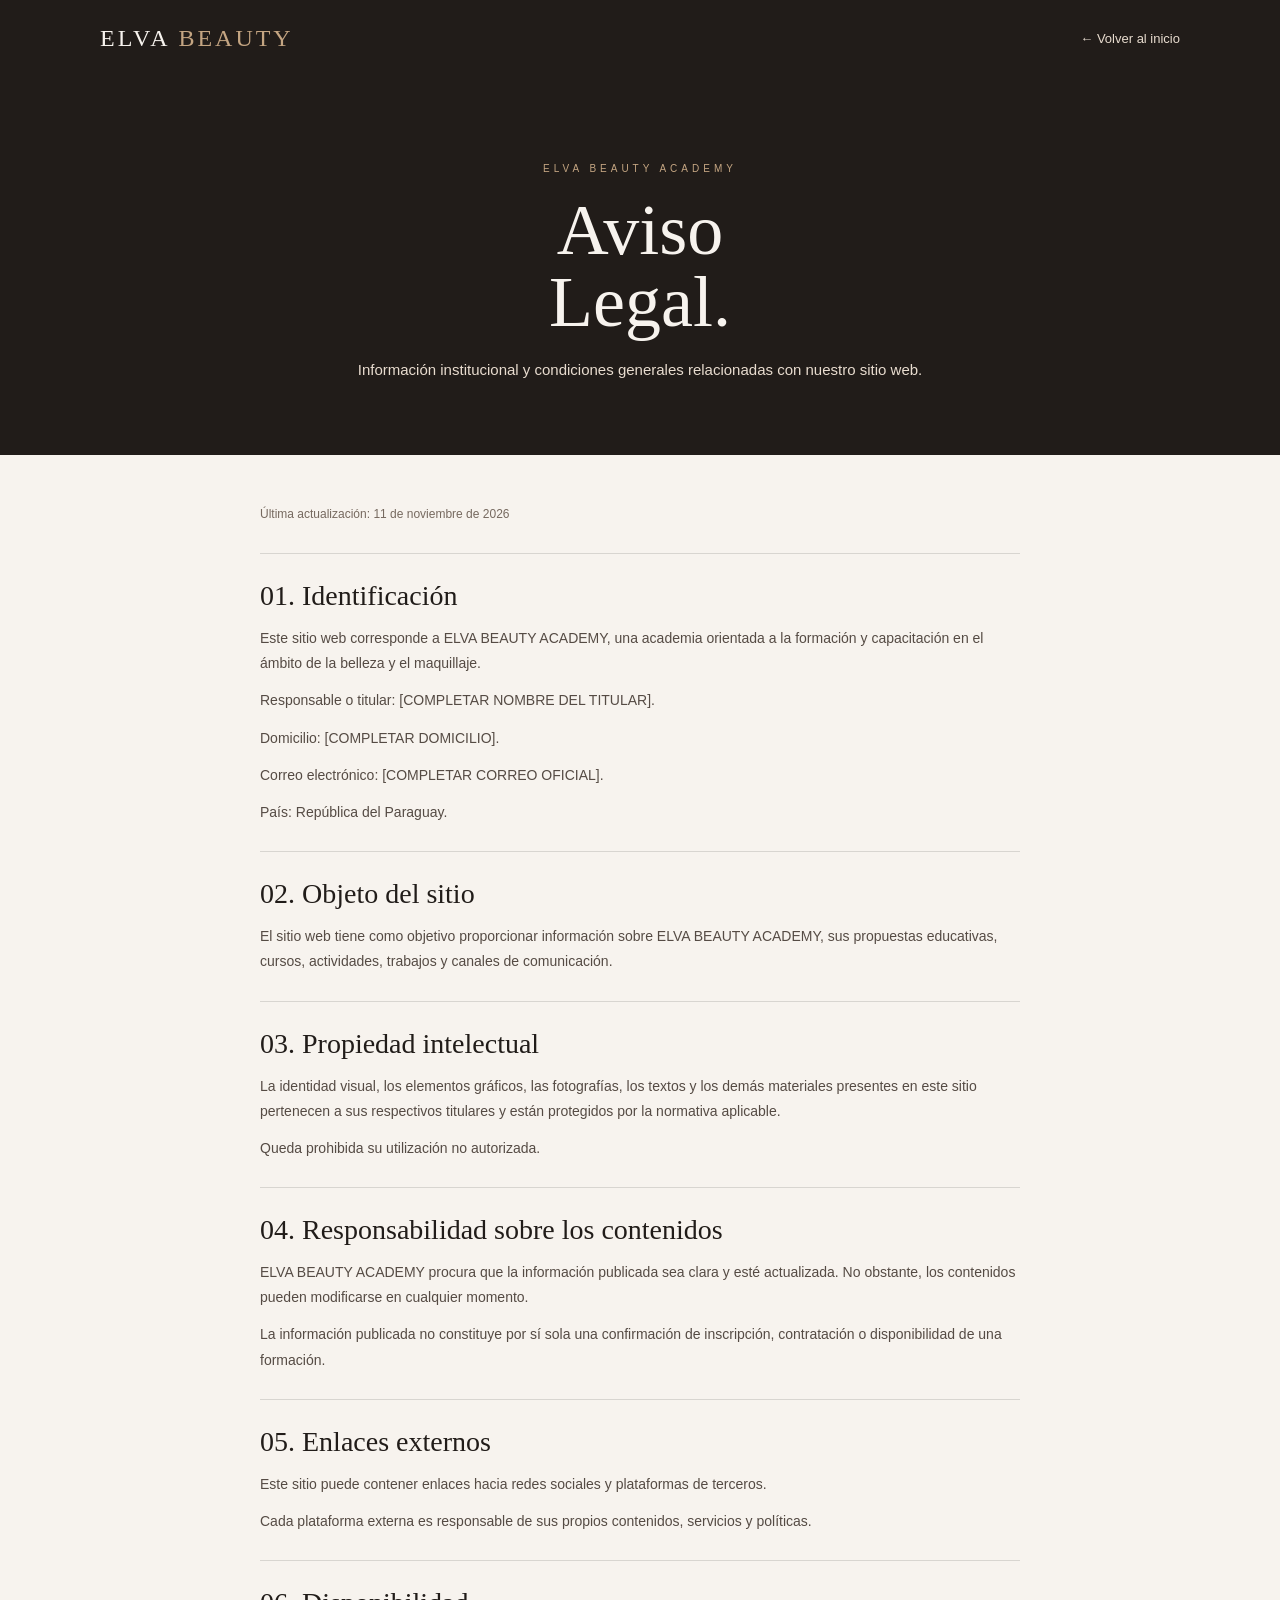
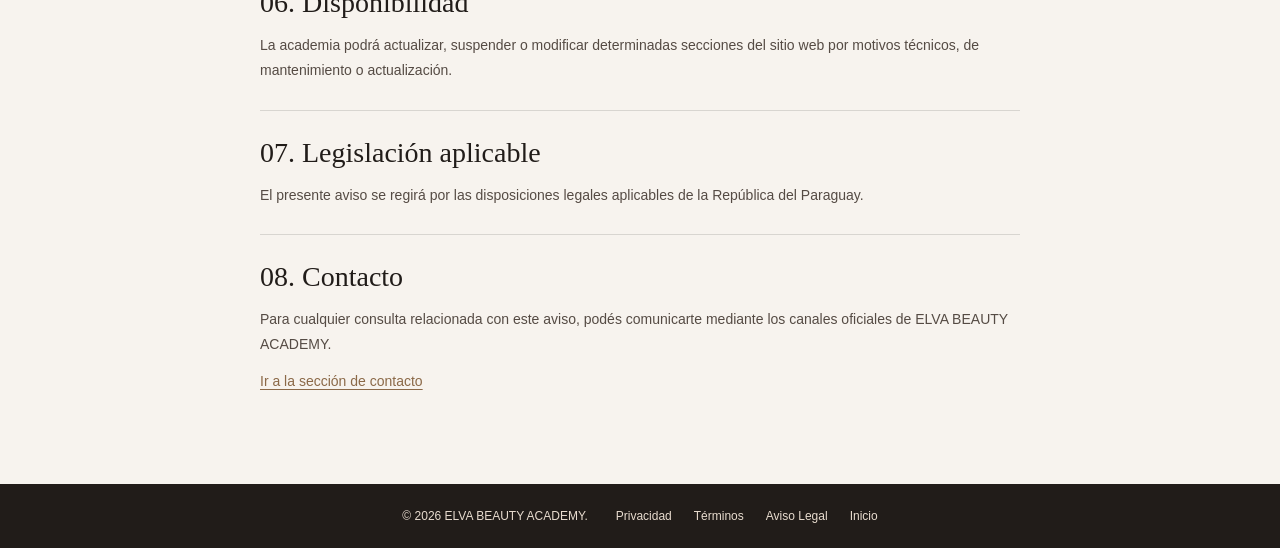
<file: aviso-legal.html>
<!DOCTYPE html>
<html lang="es">
<head>
    <meta charset="UTF-8">
    <meta name="viewport" content="width=device-width, initial-scale=1.0">

    <meta name="description" content="Aviso Legal de ELVA BEAUTY ACADEMY. Información institucional y condiciones generales del sitio web.">

    <meta name="theme-color" content="#211c19">

    <title>Aviso Legal | ELVA BEAUTY ACADEMY</title>

    <link rel="stylesheet" href="css/style.css">
</head>

<body class="legal-page">

<header class="legal-header">
    <a href="index.html" class="legal-brand">
        ELVA <span>BEAUTY</span>
    </a>

    <a href="index.html" class="legal-back">
        ← Volver al inicio
    </a>
</header>

<section class="legal-hero">
    <span class="legal-eyebrow">ELVA BEAUTY ACADEMY</span>
    <h1>Aviso<br>Legal.</h1>
    <p>
        Información institucional y condiciones generales
        relacionadas con nuestro sitio web.
    </p>
</section>

<main class="legal-content">

    <div class="legal-updated">
        Última actualización: 11 de noviembre de 2026
    </div>

    <section class="legal-section">
        <h2>01. Identificación</h2>
        <p>
            Este sitio web corresponde a ELVA BEAUTY ACADEMY,
            una academia orientada a la formación y capacitación
            en el ámbito de la belleza y el maquillaje.
        </p>
        <p>
            Responsable o titular: [COMPLETAR NOMBRE DEL TITULAR].
        </p>
        <p>
            Domicilio: [COMPLETAR DOMICILIO].
        </p>
        <p>
            Correo electrónico: [COMPLETAR CORREO OFICIAL].
        </p>
        <p>
            País: República del Paraguay.
        </p>
    </section>

    <section class="legal-section">
        <h2>02. Objeto del sitio</h2>
        <p>
            El sitio web tiene como objetivo proporcionar
            información sobre ELVA BEAUTY ACADEMY,
            sus propuestas educativas, cursos, actividades,
            trabajos y canales de comunicación.
        </p>
    </section>

    <section class="legal-section">
        <h2>03. Propiedad intelectual</h2>
        <p>
            La identidad visual, los elementos gráficos,
            las fotografías, los textos y los demás materiales
            presentes en este sitio pertenecen a sus respectivos
            titulares y están protegidos por la normativa
            aplicable.
        </p>
        <p>
            Queda prohibida su utilización no autorizada.
        </p>
    </section>

    <section class="legal-section">
        <h2>04. Responsabilidad sobre los contenidos</h2>
        <p>
            ELVA BEAUTY ACADEMY procura que la información
            publicada sea clara y esté actualizada. No obstante,
            los contenidos pueden modificarse en cualquier
            momento.
        </p>
        <p>
            La información publicada no constituye por sí sola
            una confirmación de inscripción, contratación
            o disponibilidad de una formación.
        </p>
    </section>

    <section class="legal-section">
        <h2>05. Enlaces externos</h2>
        <p>
            Este sitio puede contener enlaces hacia redes
            sociales y plataformas de terceros.
        </p>
        <p>
            Cada plataforma externa es responsable de sus
            propios contenidos, servicios y políticas.
        </p>
    </section>

    <section class="legal-section">
        <h2>06. Disponibilidad</h2>
        <p>
            La academia podrá actualizar, suspender o modificar
            determinadas secciones del sitio web por motivos
            técnicos, de mantenimiento o actualización.
        </p>
    </section>

    <section class="legal-section">
        <h2>07. Legislación aplicable</h2>
        <p>
            El presente aviso se regirá por las disposiciones
            legales aplicables de la República del Paraguay.
        </p>
    </section>

    <section class="legal-section">
        <h2>08. Contacto</h2>
        <p>
            Para cualquier consulta relacionada con este
            aviso, podés comunicarte mediante los canales
            oficiales de ELVA BEAUTY ACADEMY.
        </p>
        <p>
            <a href="index.html#contacto">Ir a la sección de contacto</a>
        </p>
    </section>

</main>

<footer class="legal-footer">
    <p>© <span class="footer-year"></span> ELVA BEAUTY ACADEMY.</p>

    <nav class="legal-footer-links">
        <a href="privacidad.html">Privacidad</a>
        <a href="terminos.html">Términos</a>
        <a href="aviso-legal.html">Aviso Legal</a>
        <a href="index.html">Inicio</a>
    </nav>
</footer>

<script>
document.querySelector('.footer-year').textContent =
    new Date().getFullYear();
</script>

</body>
</html>
</file>
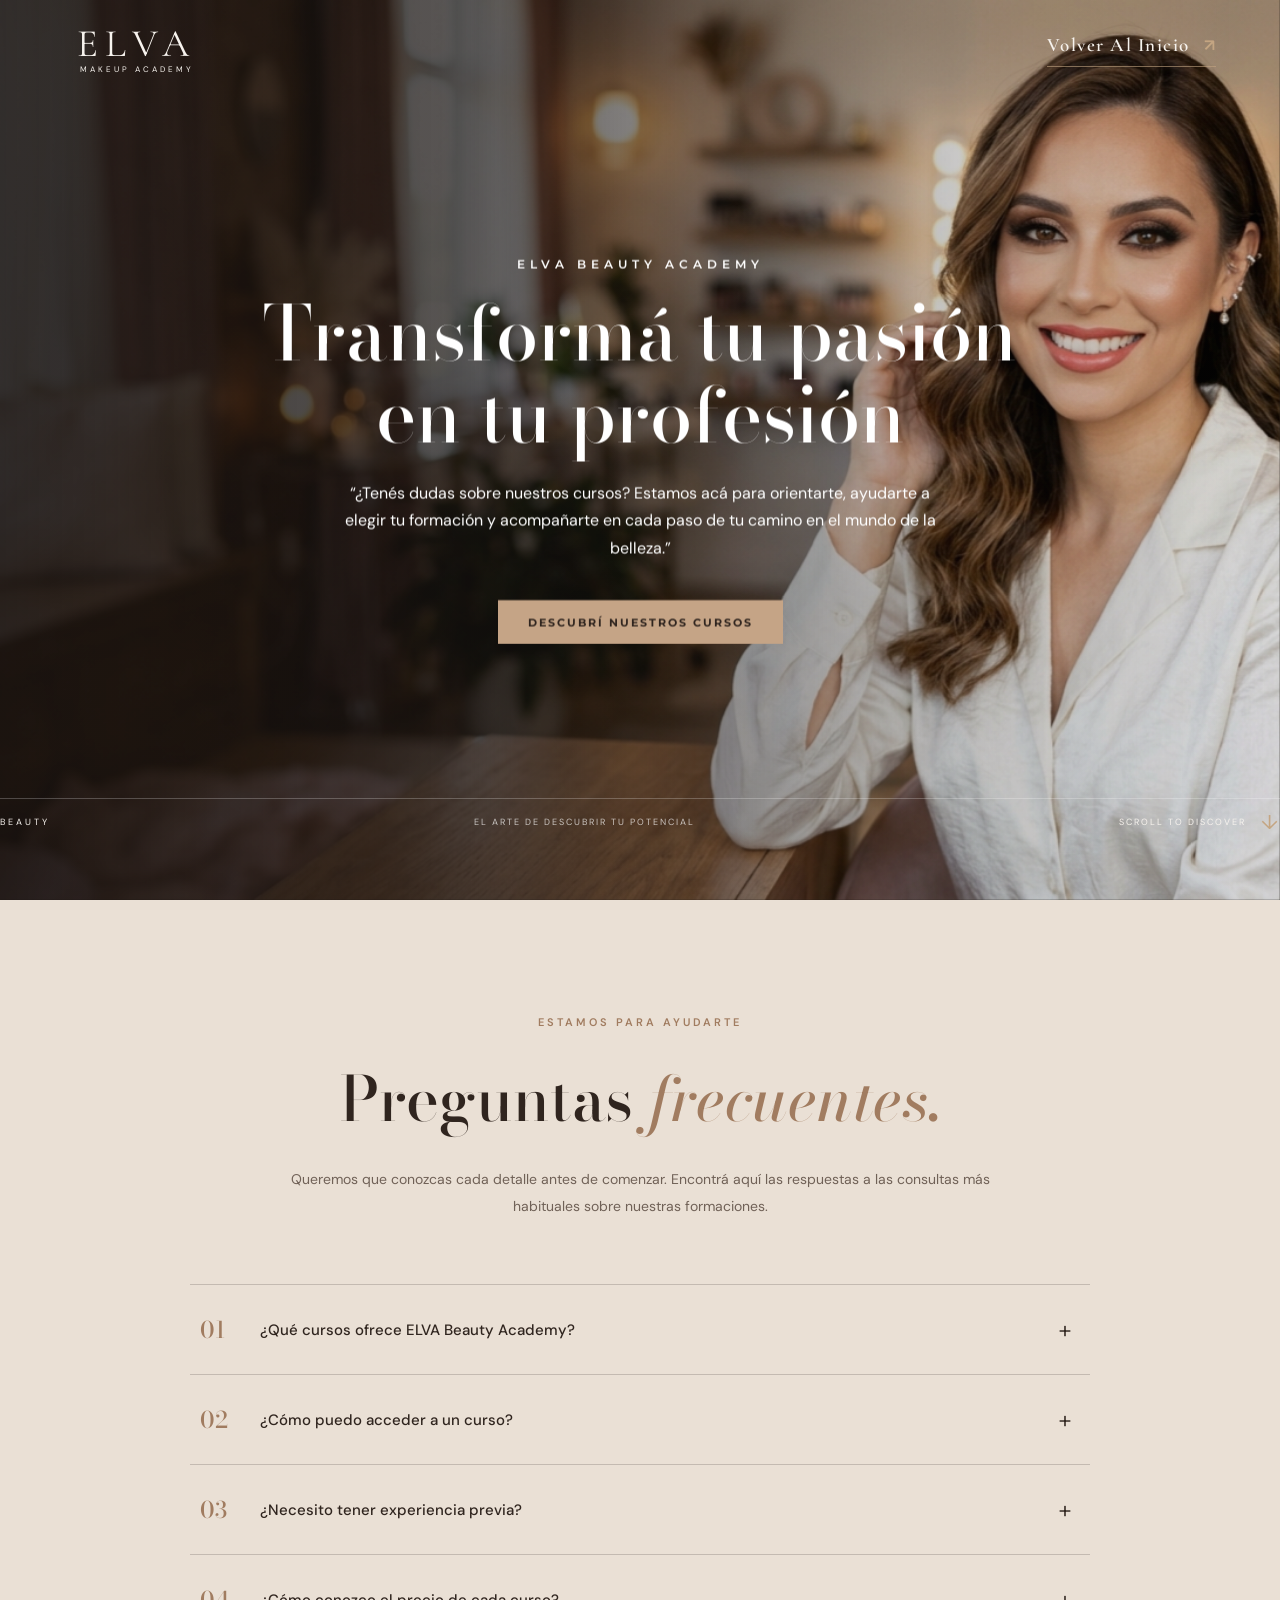
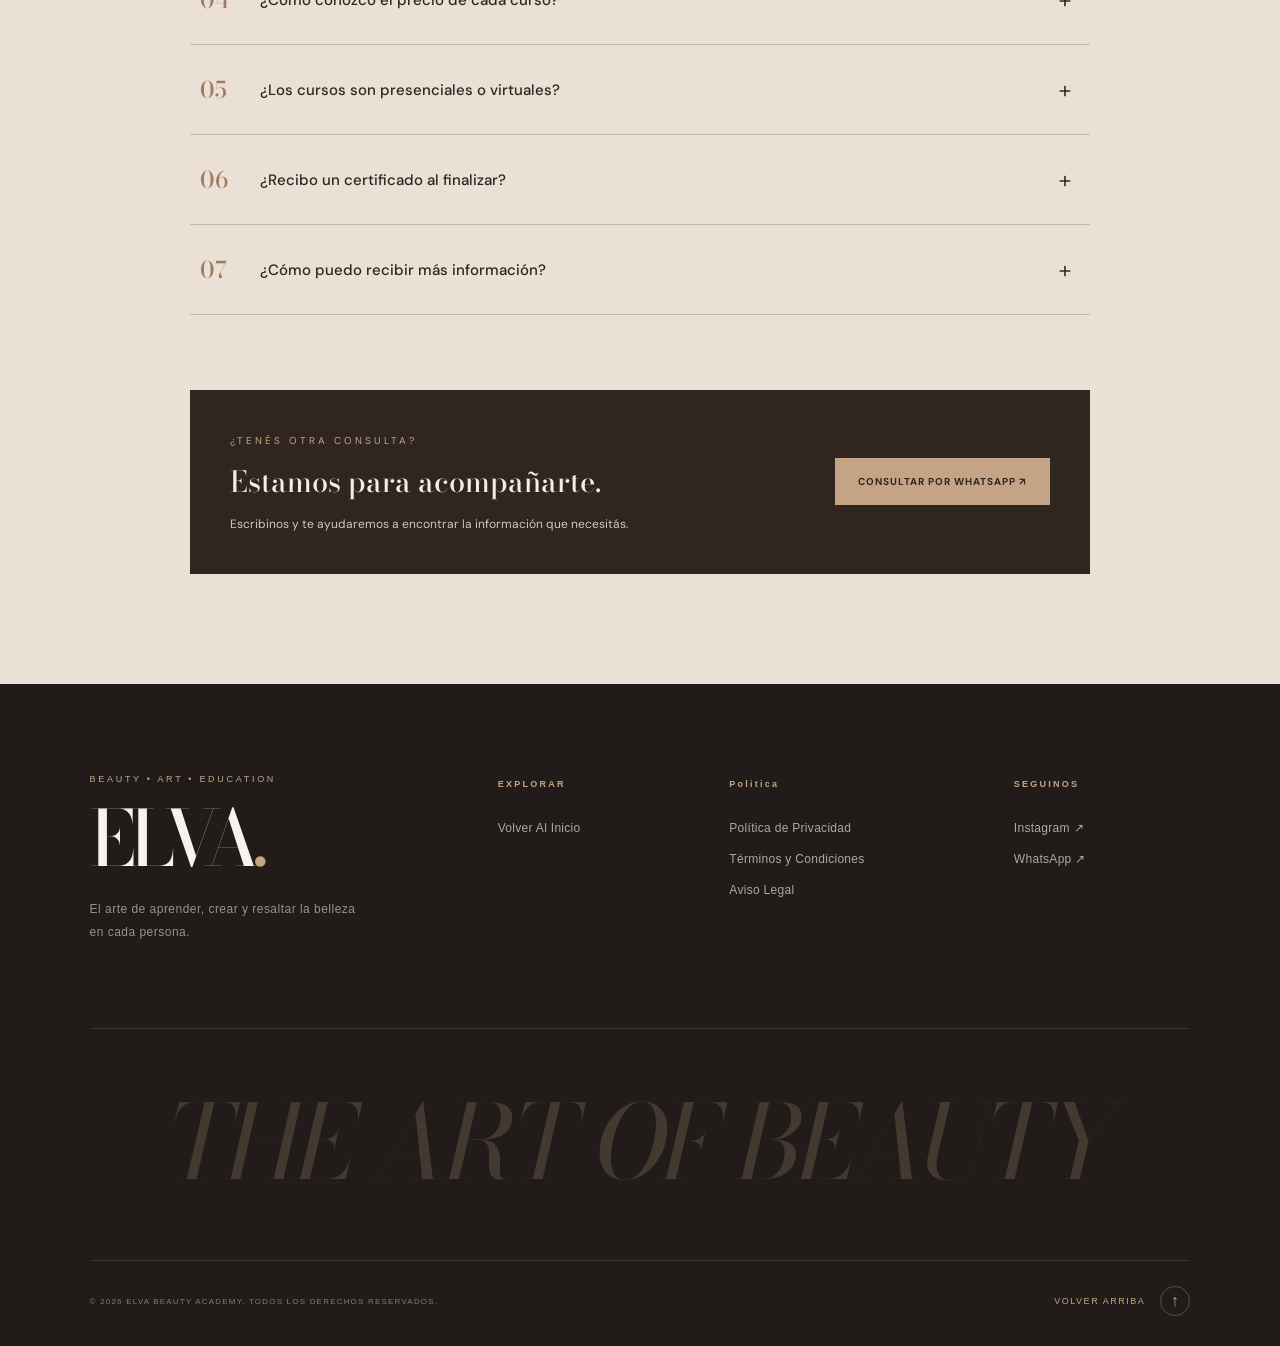
<file: consultas.html>
<!DOCTYPE html>
<html lang="es">

<head>
    <meta charset="UTF-8">
    <meta name="viewport" content="width=device-width, initial-scale=1.0">

    <title>ELVA Beauty Academy | Presentación</title>

    <meta name="description" content="Conocé ELVA Beauty Academy y nuestra propuesta de formación profesional.">

    <link href="https://fonts.googleapis.com/css2?family=Montserrat:wght@300;400;500&display=swap" rel="stylesheet">
    <link href="https://fonts.googleapis.com/css2?family=Cormorant+Garamond:wght@400;500;600;700&family=DM+Sans:wght@300;400;500;600;700&display=swap" rel="stylesheet">
    <link href="https://fonts.googleapis.com/css2?family=Bodoni+Moda:ital,opsz,wght@0,6..96,400..900;1,6..96,400..900&display=swap" rel="stylesheet">
    <!-- CSS ORIGINAL DE ELVA -->
    <link rel="stylesheet" href="css/style.css">
<style>


/* =========================================
   ELVA - FAQ EDITORIAL
========================================= */

.elva-faq {
    width: 100%;
    padding: 110px 7%;
    background: #EAE0D5;
    color: #30251F;
}

.elva-faq-container {
    max-width: 1100px;
    margin: auto;
}

/* ENCABEZADO */

.elva-faq-header {
    max-width: 700px;
    margin: 0 auto 65px;
    text-align: center;
}

.elva-faq-eyebrow {
    font-family: 'DM Sans', sans-serif;
    font-size: 11px;
    font-weight: 600;
    letter-spacing: 3px;
    color: #A17C60;
}

.elva-faq-header h2 {
    font-family: 'Bodoni Moda', serif;
    font-size: clamp(40px, 5vw, 62px);
    font-weight: 500;
    margin: 20px 0;
}

.elva-faq-header h2 span {
    color: #A17C60;
    font-style: italic;
}

.elva-faq-header p {
    font-family: 'DM Sans', sans-serif;
    font-size: 14px;
    line-height: 1.9;
    color: #706157;
}

/* LISTADO */

.elva-faq-list {
    max-width: 900px;
    margin: auto;
    border-top: 1px solid rgba(48,37,31,.2);
}

.elva-faq-item {
    border-bottom: 1px solid rgba(48,37,31,.2);
}

.elva-faq-item summary {
    list-style: none;
    cursor: pointer;
    display: grid;
    grid-template-columns: 45px 1fr 30px;
    align-items: center;
    gap: 15px;
    padding: 27px 10px;

    font-family: 'DM Sans', sans-serif;
    font-size: 15px;
    font-weight: 500;
    color: #30251F;

    transition: .3s ease;
}

.elva-faq-item summary::-webkit-details-marker {
    display: none;
}

.elva-faq-item summary:hover {
    color: #A17C60;
}

.elva-faq-item summary span {
    font-family: 'Bodoni Moda', serif;
    font-size: 23px;
    color: #A17C60;
}

.elva-faq-item summary b {
    font-size: 24px;
    font-weight: 300;
    text-align: center;
    transition: transform .35s ease;
}

.elva-faq-item[open] summary b {
    transform: rotate(45deg);
}

/* RESPUESTAS */

.elva-faq-answer {
    padding: 0 55px 25px;
    animation: faqReveal .4s ease;
}

.elva-faq-answer p {
    font-family: 'DM Sans', sans-serif;
    font-size: 13px;
    line-height: 1.9;
    font-weight: 300;
    color: #706157;
    max-width: 750px;
    margin: 0;
}

@keyframes faqReveal {
    from {
        opacity: 0;
        transform: translateY(-8px);
    }

    to {
        opacity: 1;
        transform: translateY(0);
    }
}

/* CONTACTO */

.elva-faq-contact {
    max-width: 900px;
    margin: 75px auto 0;
    padding: 38px 40px;
    background: #30251F;
    color: #F3EDE6;

    display: flex;
    justify-content: space-between;
    align-items: center;
    gap: 30px;
}

.elva-faq-contact span {
    font-family: 'DM Sans', sans-serif;
    font-size: 10px;
    letter-spacing: 3px;
    color: #C5A486;
}

.elva-faq-contact h3 {
    font-family: 'Bodoni Moda', serif;
    font-size: 29px;
    font-weight: 500;
    margin: 10px 0;
}

.elva-faq-contact p {
    font-family: 'DM Sans', sans-serif;
    font-size: 12px;
    line-height: 1.8;
    color: #D4C8BE;
    margin: 0;
}

.elva-faq-button {
    padding: 17px 23px;
    background: #C5A486;
    color: #30251F;
    text-decoration: none;

    font-family: 'DM Sans', sans-serif;
    font-size: 10px;
    font-weight: 700;
    letter-spacing: 1px;
    white-space: nowrap;

    transition: .35s ease;
}

.elva-faq-button:hover {
    background: #F3EDE6;
    transform: translateY(-4px);
}

/* RESPONSIVE */

@media (max-width: 768px) {

    .elva-faq {
        padding: 75px 6%;
    }

    .elva-faq-header {
        margin-bottom: 40px;
    }

    .elva-faq-item summary {
        grid-template-columns: 30px 1fr 25px;
        gap: 10px;
        padding: 22px 0;
        font-size: 13px;
    }

    .elva-faq-item summary span {
        font-size: 19px;
    }

    .elva-faq-answer {
        padding: 0 40px 22px;
    }

    .elva-faq-contact {
        flex-direction: column;
        align-items: flex-start;
        padding: 30px 23px;
        margin-top: 50px;
    }

    .elva-faq-contact h3 {
        font-size: 25px;
    }

    .elva-faq-button {
        width: 100%;
        text-align: center;
        white-space: normal;
    }
}
/* =========================================
   ELVA - TITULO HERO
========================================= */

.elva-hero-title {
    position: absolute;
    z-index: 10;
    top: 50%;
    left: 50%;
    transform: translate(-50%, -50%);
    width: 90%;
    max-width: 850px;
    text-align: center;
    color: #fff;
}

.elva-hero-subtitle {
    display: block;
    margin-bottom: 20px;
    font-family: 'Montserrat', sans-serif;
    font-size: 12px;
    letter-spacing: 5px;
    font-weight: 600;
}

.elva-hero-title h1 {
    margin: 0;
    font-family: 'Bodoni Moda', serif;
    font-size: clamp(38px, 6vw, 76px);
    font-weight: 500;
    line-height: 1.08;
}

.elva-hero-title p {
    margin: 24px auto;
    max-width: 600px;
    font-family: 'DM Sans', sans-serif;
    font-size: 16px;
    line-height: 1.7;
}

.elva-hero-btn {
    display: inline-block;
    margin-top: 15px;
    padding: 15px 30px;
    background: #C5A486;
    color: #30251F;
    text-decoration: none;
    font-family: 'Montserrat', sans-serif;
    font-size: 11px;
    font-weight: 700;
    letter-spacing: 2px;
    transition: .3s ease;
}

.elva-hero-btn:hover {
    background: #fff;
    transform: translateY(-3px);
}

/* MOBILE */

@media (max-width: 768px) {
    .elva-hero-title {
        width: 92%;
    }

    .elva-hero-title h1 {
        font-size: 42px;
    }

    .elva-hero-title p {
        font-size: 14px;
        margin: 18px auto;
    }

    .elva-hero-subtitle {
        font-size: 10px;
        letter-spacing: 3px;
    }
}

/* =========================================
   ELVA - FOOTER SCROLL REVEAL
========================================= */

.elva-footer {
    opacity: 0;
    transform: translateY(70px);
    transition:
        opacity 1.2s ease,
        transform 1.2s cubic-bezier(.22, 1, .36, 1);
}

.elva-footer.footer-visible {
    opacity: 1;
    transform: translateY(0);
}

/* =========================================
   HERO - ZOOM LENTO DEL FONDO
========================================= */

.hero {
    position: relative;
    overflow: hidden;
    isolation: isolate;
}

/* Fondo con acercamiento progresivo */
.hero::before {
    content: "";
    position: absolute;
    inset: 0;
    z-index: -1;

    background: inherit;
    background-position: center;
    background-size: cover;

    transform: scale(1);
    animation: heroSlowZoom 20s ease-in-out infinite alternate;
    will-change: transform;
}

@keyframes heroSlowZoom {
    0% {
        transform: scale(1);
    }

    100% {
        transform: scale(1.15);
    }
}



/* =========================================
   ELVA - HERO SCROLL CINEMATIC
========================================= */

.elva-hero-title {
    will-change: transform, opacity;

    transform:
        translate(-50%, -50%)
        scale(1);

    transition: none;
}
/* Oculto en PC */
.navigation .nav-link {
    display: none;
}

/* Visible solamente en móviles */
@media (max-width: 768px) {
    .navigation .nav-link {
        display: inline-block;
    }
}

</style>
</head>

 

  

<body>

  <!-- PRELOADER -->
    <div class="preloader" id="preloader">
        <div class="preloader-content">
            <span class="preloader-logo">ELVA</span>
            <span class="preloader-subtitle">MAKEUP ACADEMY</span>
            <div class="preloader-line"></div>
        </div>
    </div>


  
<!-- HEADER -->
<header class="header" id="header">

    <div class="header-container">

        <!-- LOGO -->
        <a href="index.html#inicio"
           class="brand"
           aria-label="ELVA Makeup Academy - Inicio">

            <span class="brand-name">ELVA</span>

            <span class="brand-subtitle">
                MAKEUP ACADEMY
            </span>

        </a>

        <!-- NAVIGATION -->
        <nav class="navigation" id="navigation">
            <a href="index.html#inicio" class="nav-link active">
                Volver al inicio
            </a>
        </nav>

        <!-- HEADER ACTION -->
        <a href="index.html#inicio" class="header-cta">

            <span>Volver Al Inicio</span>

            <span class="cta-arrow">↗</span>

        </a>

        <!-- MOBILE BUTTON -->
        <button class="menu-toggle"
                id="menuToggle"
                aria-label="Abrir menú"
                aria-expanded="false"
                aria-controls="navigation">

            <span></span>
            <span></span>

        </button>

    </div>

</header>



    <!-- HERO -->
    <main>

        <section class="hero" id="inicio">


            <!-- BACKGROUND IMAGE -->
            <div class="hero-image-wrapper">

                <img
                    src="assets/img/Fondo1.jpg"
                    alt="Maquillaje profesional y belleza editorial de ELVA Makeup Academy"
                    class="hero-image"
                    fetchpriority="high"
                >

            </div>

            <!-- OVERLAY -->
            <div class="hero-overlay"></div>

<!-- HERO TITLE -->
<div class="elva-hero-title">
    <span class="elva-hero-subtitle">ELVA BEAUTY ACADEMY</span>

    <h1>
        Transformá tu pasión<br>
        en tu profesión
    </h1>

    <p>
        “¿Tenés dudas sobre nuestros cursos? Estamos acá para orientarte, ayudarte a elegir tu formación y acompañarte en cada paso de tu camino en el mundo de la belleza.”
    </p>

    <a href="#cursos" class="elva-hero-btn">
        DESCUBRÍ NUESTROS CURSOS
    </a>
</div>


                <!-- HERO BOTTOM -->
                <div class="hero-bottom">

                    <div class="hero-bottom-item">

                        <span class="hero-bottom-text">
                            BEAUTY
                        </span>

                    </div>


                    <div class="hero-bottom-center">

                        <span>
                            EL ARTE DE DESCUBRIR TU POTENCIAL
                        </span>

                    </div>


                    <a href="#filosofia" class="scroll-indicator">

                        <span>SCROLL TO DISCOVER</span>

                        <span class="scroll-arrow">↓</span>

                    </a>

                </div>

            </div>


       
        </section>

<!-- =========================================
     ELVA - PREGUNTAS FRECUENTES
========================================= -->

<section class="elva-faq" id="preguntas">

    <div class="elva-faq-container">

        <!-- ENCABEZADO -->
        <div class="elva-faq-header">

            <span class="elva-faq-eyebrow">
                ESTAMOS PARA AYUDARTE
            </span>

            <h2>
                Preguntas <span>frecuentes.</span>
            </h2>

            <p>
                Queremos que conozcas cada detalle antes de comenzar.
                Encontrá aquí las respuestas a las consultas más
                habituales sobre nuestras formaciones.
            </p>

        </div>

        <!-- PREGUNTAS -->
        <div class="elva-faq-list">

            <details class="elva-faq-item">
                <summary>
                    <span>01</span>
                    ¿Qué cursos ofrece ELVA Beauty Academy?
                    <b>+</b>
                </summary>
                <div class="elva-faq-answer">
                    <p>
                        Ofrecemos propuestas de formación relacionadas
                        con el mundo de la belleza, el maquillaje y el
                        desarrollo de habilidades profesionales.
                        Podés consultar nuestro catálogo para conocer
                        las formaciones disponibles.
                    </p>
                </div>
            </details>

            <details class="elva-faq-item">
                <summary>
                    <span>02</span>
                    ¿Cómo puedo acceder a un curso?
                    <b>+</b>
                </summary>
                <div class="elva-faq-answer">
                    <p>
                        Elegí el curso que te interesa en nuestra sección
                        de formaciones y comunicate con nosotros por
                        WhatsApp o Instagram. Te brindaremos información
                        sobre los pasos para inscribirte.
                    </p>
                </div>
            </details>

            <details class="elva-faq-item">
                <summary>
                    <span>03</span>
                    ¿Necesito tener experiencia previa?
                    <b>+</b>
                </summary>
                <div class="elva-faq-answer">
                    <p>
                        Depende de la formación elegida. Consultanos
                        sobre los requisitos de cada curso para saber
                        si está pensado para principiantes o personas
                        con conocimientos previos.
                    </p>
                </div>
            </details>

            <details class="elva-faq-item">
                <summary>
                    <span>04</span>
                    ¿Cómo conozco el precio de cada curso?
                    <b>+</b>
                </summary>
                <div class="elva-faq-answer">
                    <p>
                        Los precios, promociones y opciones de pago
                        pueden variar según la formación. Escribinos
                        y te compartiremos la información actualizada.
                    </p>
                </div>
            </details>

            <details class="elva-faq-item">
                <summary>
                    <span>05</span>
                    ¿Los cursos son presenciales o virtuales?
                    <b>+</b>
                </summary>
                <div class="elva-faq-answer">
                    <p>
                        La modalidad depende de cada formación.
                        Contactanos para confirmar si el curso que
                        elegiste se realiza de manera presencial,
                        virtual o bajo otra modalidad.
                    </p>
                </div>
            </details>

            <details class="elva-faq-item">
                <summary>
                    <span>06</span>
                    ¿Recibo un certificado al finalizar?
                    <b>+</b>
                </summary>
                <div class="elva-faq-answer">
                    <p>
                        Consultá las condiciones de certificación
                        correspondientes al curso que te interesa.
                        Nuestro equipo podrá brindarte los detalles.
                    </p>
                </div>
            </details>

            <details class="elva-faq-item">
                <summary>
                    <span>07</span>
                    ¿Cómo puedo recibir más información?
                    <b>+</b>
                </summary>
                <div class="elva-faq-answer">
                    <p>
                        Podés comunicarte directamente con ELVA
                        Beauty Academy mediante WhatsApp o Instagram.
                        Estamos disponibles para ayudarte a elegir
                        la formación adecuada para vos.
                    </p>
                </div>
            </details>

        </div>

        <!-- CONTACTO FINAL -->
        <div class="elva-faq-contact">

            <div>
                <span>¿TENÉS OTRA CONSULTA?</span>
                <h3>Estamos para acompañarte.</h3>
                <p>
                    Escribinos y te ayudaremos a encontrar
                    la información que necesitás.
                </p>
            </div>

            <a
                href="https://wa.me/595XXXXXXXXX?text=Hola%2C%20quisiera%20consultar%20sobre%20los%20cursos%20de%20ELVA%20Beauty%20Academy."
                target="_blank"
                rel="noopener noreferrer"
                class="elva-faq-button">

                CONSULTAR POR WHATSAPP ↗

            </a>

        </div>

    </div>

</section>



<!-- =========================================
     FOOTER — ELVA BEAUTY ACADEMY
========================================= -->

<footer class="elva-footer">

    <div class="footer-main">

        <!-- MARCA -->
        <div class="footer-brand">

            <span class="footer-eyebrow">
                BEAUTY • ART • EDUCATION
            </span>

            <h2>
                ELVA<span>.</span>
            </h2>

            <p>
                El arte de aprender, crear y resaltar
                la belleza en cada persona.
            </p>

        </div>

        <!-- NAVEGACIÓN -->
        <div class="footer-column">

            <h3>EXPLORAR</h3>

            <a href="index.html">Volver Al Inicio</a>
            

        </div>

        <!-- CONTACTO -->
        <div class="footer-column">

            <h3>Politica</h3>

            
          <a href="privacidad.html">Política de Privacidad</a>
<a href="terminos.html">Términos y Condiciones</a>
<a href="aviso-legal.html">Aviso Legal</a>

        </div>

        <!-- REDES -->
        <div class="footer-column footer-social">

            <h3>SEGUINOS</h3>

            <a href="https://www.instagram.com/elvabrusich/"
               target="_blank"
               rel="noopener noreferrer">
                Instagram ↗
            </a>

            <a href="#contacto">
                WhatsApp ↗
            </a>

        </div>

    </div>

    <!-- FRASE EDITORIAL -->
    <div class="footer-statement">
        <span>THE ART OF BEAUTY</span>
    </div>

    <!-- PIE INFERIOR -->
    <div class="footer-bottom">

        <p>
            © <span id="footer-year"></span> ELVA BEAUTY ACADEMY.
            TODOS LOS DERECHOS RESERVADOS.
        </p>

        <a href="#inicio" class="footer-back-top">
            VOLVER ARRIBA
            <span>↑</span>
        </a>

    </div>

</footer>



        <script>
document.addEventListener("DOMContentLoaded", () => {

    const title = document.querySelector(".elva-player-title");
    const player = document.querySelector(".elva-player");

    setTimeout(() => {
        title?.classList.add("show");
    }, 300);

    setTimeout(() => {
        player?.classList.add("show");
    }, 700);

});



document.addEventListener("DOMContentLoaded", () => {

    const footer = document.querySelector(".elva-footer");

    if (!footer) return;

    const footerObserver = new IntersectionObserver((entries) => {

        entries.forEach(entry => {

            if (entry.isIntersecting) {

                footer.classList.add("footer-visible");

                footerObserver.unobserve(footer);

            }

        });

    }, {
        threshold: 0.08
    });

    footerObserver.observe(footer);

    // AÑO AUTOMÁTICO
    const year = document.getElementById("footer-year");

    if (year) {
        year.textContent = new Date().getFullYear();
    }

});

/* =========================================
   ELVA - HERO SCROLL ZOOM
========================================= */

document.addEventListener("DOMContentLoaded", () => {

    const hero = document.querySelector(".hero");
    const title = document.querySelector(".elva-hero-title");

    if (!hero || !title) return;

    let ticking = false;

    function updateHeroEffect() {

        const heroHeight = hero.offsetHeight;
        const scroll = window.scrollY;

        const progress = Math.min(
            Math.max(scroll / (heroHeight * 0.65), 0),
            1
        );

        // TEXTO SE AGRANDA
        const scale = 1 + (progress * 0.65);

        // TEXTO DESAPARECE
        const opacity = 1 - progress;

        // TEXTO SUBE
        const moveY = progress * -35;

        title.style.transform = `
            translate(-50%, calc(-50% + ${moveY}px))
            scale(${scale})
        `;

        title.style.opacity = opacity;

        ticking = false;
    }

    window.addEventListener("scroll", () => {

        if (!ticking) {
            window.requestAnimationFrame(updateHeroEffect);
            ticking = true;
        }

    }, { passive: true });

    updateHeroEffect();

});

</script>
<script src="js/script.js"></script>

</body>
</html>
</file>
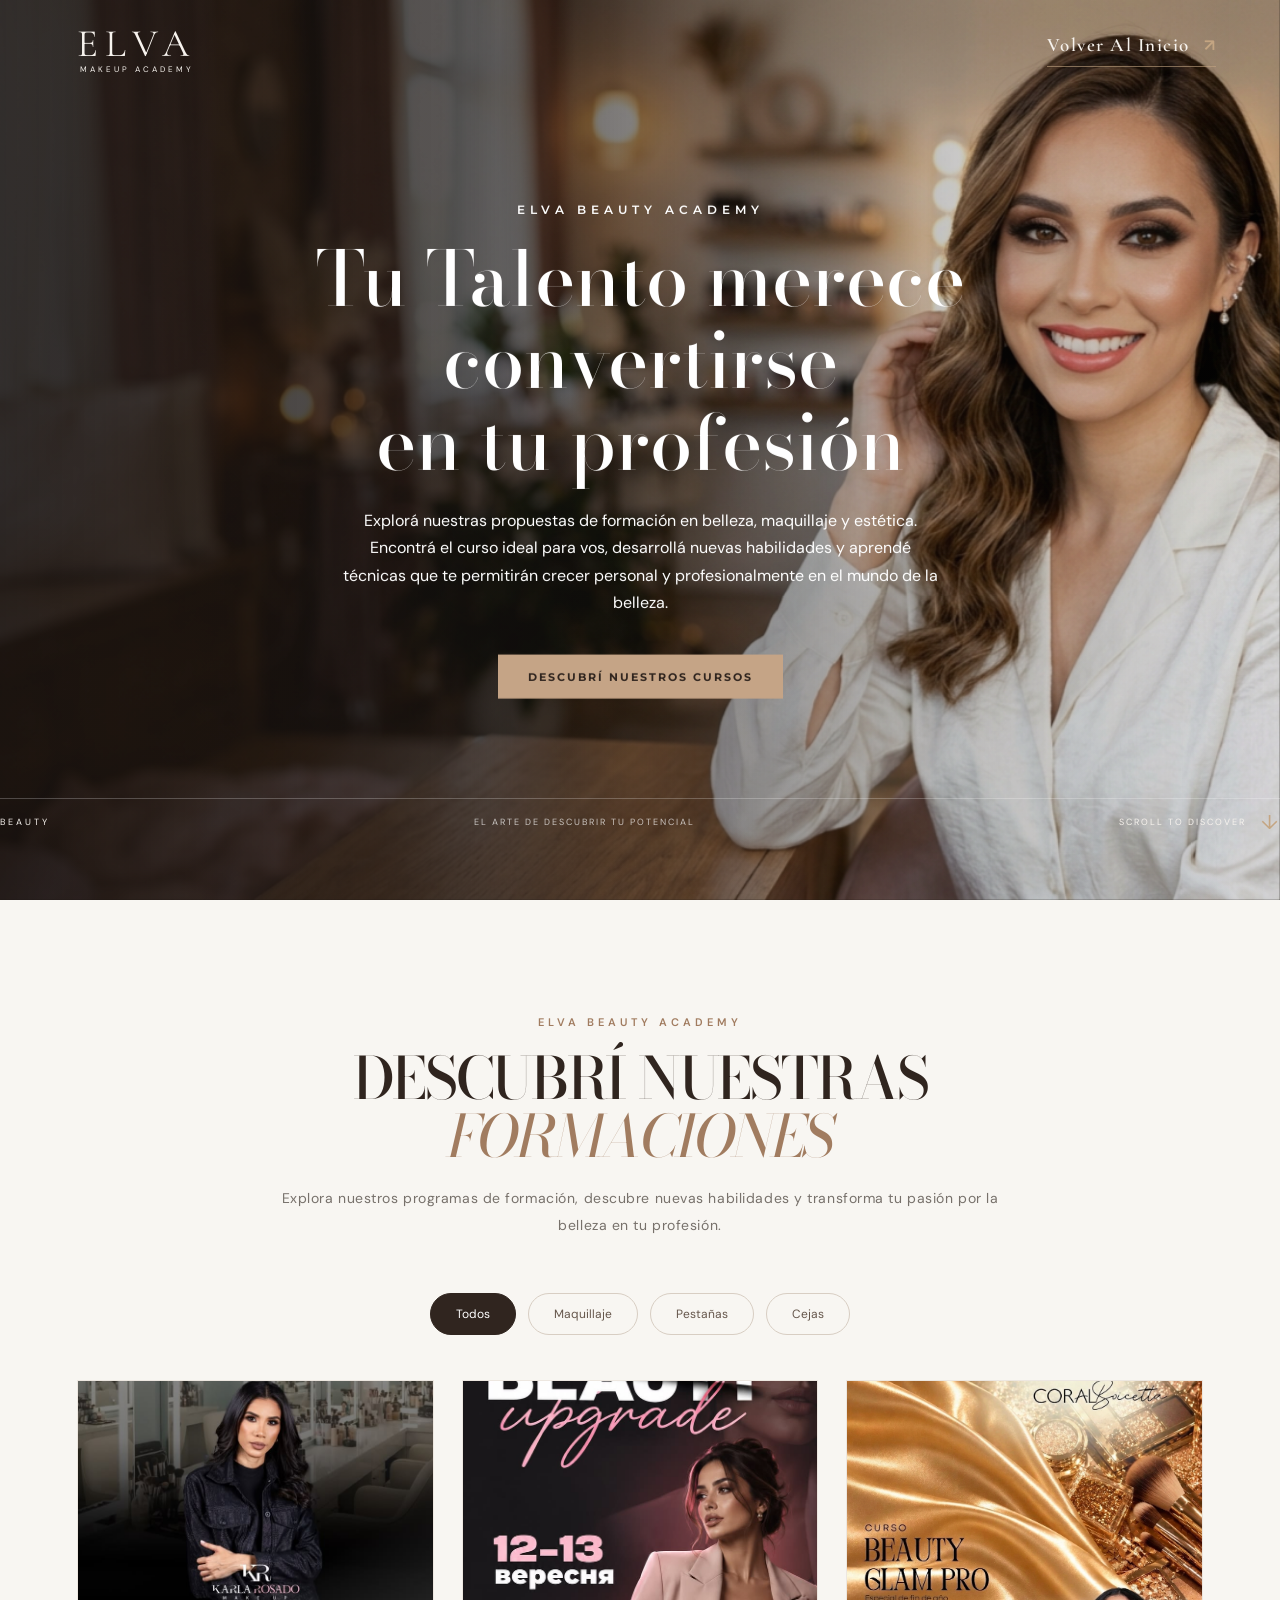
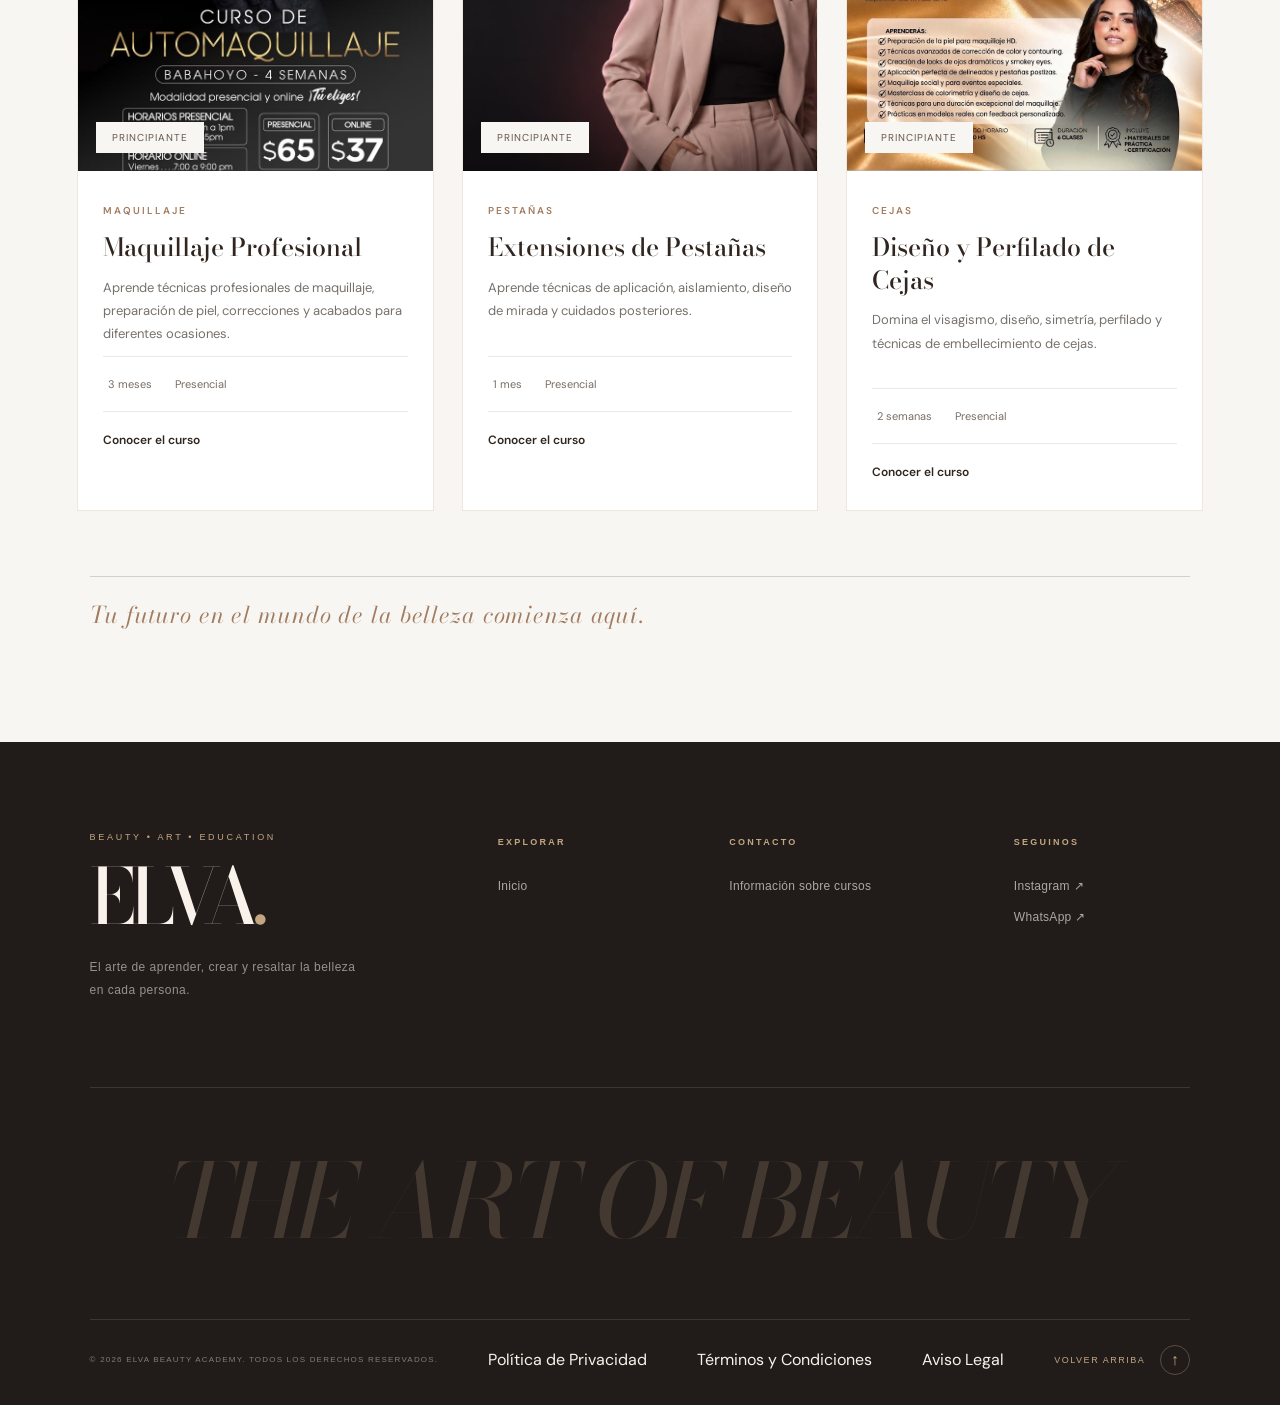
<file: cursos.html>
<!DOCTYPE html>
<html lang="es">

<head>
    <meta charset="UTF-8">
    <meta name="viewport" content="width=device-width, initial-scale=1.0">

    <title>ELVA Beauty Academy | Presentación</title>

    <meta name="description" content="Conocé ELVA Beauty Academy y nuestra propuesta de formación profesional.">

    <link href="https://fonts.googleapis.com/css2?family=Montserrat:wght@300;400;500&display=swap" rel="stylesheet">
    <link href="https://fonts.googleapis.com/css2?family=Cormorant+Garamond:wght@400;500;600;700&family=DM+Sans:wght@300;400;500;600;700&display=swap" rel="stylesheet">
    <link href="https://fonts.googleapis.com/css2?family=Bodoni+Moda:ital,opsz,wght@0,6..96,400..900;1,6..96,400..900&display=swap" rel="stylesheet">
    <!-- CSS ORIGINAL DE ELVA -->
    <link rel="stylesheet" href="css/style.css">
    <style>
        .elva-hero-title {
    position: absolute;
    z-index: 10;
    top: 50%;
    left: 50%;
    transform: translate(-50%, -50%);
    width: 90%;
    max-width: 850px;
    text-align: center;
    color: #fff;
}

.elva-hero-subtitle {
    display: block;
    margin-bottom: 20px;
    font-family: 'Montserrat', sans-serif;
    font-size: 12px;
    letter-spacing: 5px;
    font-weight: 600;
}

.elva-hero-title h1 {
    margin: 0;
    font-family: 'Bodoni Moda', serif;
    font-size: clamp(38px, 6vw, 76px);
    font-weight: 500;
    line-height: 1.08;
}

.elva-hero-title p {
    margin: 24px auto;
    max-width: 600px;
    font-family: 'DM Sans', sans-serif;
    font-size: 16px;
    line-height: 1.7;
}

.elva-hero-btn {
    display: inline-block;
    margin-top: 15px;
    padding: 15px 30px;
    background: #C5A486;
    color: #30251F;
    text-decoration: none;
    font-family: 'Montserrat', sans-serif;
    font-size: 11px;
    font-weight: 700;
    letter-spacing: 2px;
    transition: .3s ease;
}

.elva-hero-btn:hover {
    background: #fff;
    transform: translateY(-3px);
}

/* MOBILE */

@media (max-width: 768px) {
    .elva-hero-title {
        width: 92%;
    }

    .elva-hero-title h1 {
        font-size: 42px;
    }

    .elva-hero-title p {
        font-size: 14px;
        margin: 18px auto;
    }

    .elva-hero-subtitle {
        font-size: 10px;
        letter-spacing: 3px;
    }
}

/* =========================================
   ELVA - FOOTER SCROLL REVEAL
========================================= */

.elva-footer {
    opacity: 0;
    transform: translateY(70px);
    transition:
        opacity 1.2s ease,
        transform 1.2s cubic-bezier(.22, 1, .36, 1);
}

.elva-footer.footer-visible {
    opacity: 1;
    transform: translateY(0);
}

/* =========================================
   HERO - ZOOM LENTO DEL FONDO
========================================= */

.hero {
    position: relative;
    overflow: hidden;
    isolation: isolate;
}

/* Fondo con acercamiento progresivo */
.hero::before {
    content: "";
    position: absolute;
    inset: 0;
    z-index: -1;

    background: inherit;
    background-position: center;
    background-size: cover;

    transform: scale(1);
    animation: heroSlowZoom 20s ease-in-out infinite alternate;
    will-change: transform;
}

@keyframes heroSlowZoom {
    0% {
        transform: scale(1);
    }

    100% {
        transform: scale(1.15);
    }
}



/* =========================================
   ELVA - HERO SCROLL CINEMATIC
========================================= */

.elva-hero-title {
    will-change: transform, opacity;

    transform:
        translate(-50%, -50%)
        scale(1);

    transition: none;
}
/* Oculto en PC */
.navigation .nav-link {
    display: none;
}

/* Visible solamente en móviles */
@media (max-width: 768px) {
    .navigation .nav-link {
        display: inline-block;
    }
}

/*-------------------------*/

/* =========================================
   ELVA BEAUTY ACADEMY - COURSES
========================================= */

.elva-courses {
    position: relative;
    width: 100%;
    padding: 110px 6%;
    background: #F8F6F2;
}

.courses-container {
    max-width: 1250px;
    margin: auto;
}

/* ENCABEZADO */

.courses-heading {
    text-align: center;
    max-width: 720px;
    margin: 0 auto 55px;
}

.courses-subtitle {
    font-family: 'DM Sans', sans-serif;
    font-size: 11px;
    letter-spacing: 4px;
    color: #A17C60;
    font-weight: 600;
}

.courses-heading h2 {
    font-family: 'Bodoni Moda', serif;
    font-size: clamp(38px, 5vw, 58px);
    font-weight: 500;
    color: #30251F;
    margin: 18px 0;
}

.courses-heading h2 span {
    color: #A17C60;
    font-style: italic;
}

.courses-heading p {
    font-family: 'DM Sans', sans-serif;
    font-size: 14px;
    line-height: 1.9;
    color: #77716B;
}

/* FILTROS */

.courses-filters {
    display: flex;
    justify-content: center;
    flex-wrap: wrap;
    gap: 12px;
    margin-bottom: 45px;
}

.filter-btn {
    border: 1px solid #D8CEC3;
    background: transparent;
    color: #65564B;
    padding: 12px 25px;
    border-radius: 30px;
    font-family: 'DM Sans', sans-serif;
    font-size: 12px;
    cursor: pointer;
    transition: .3s ease;
}

.filter-btn:hover,
.filter-btn.active {
    background: #30251F;
    color: #fff;
    border-color: #30251F;
}

/* GRID */

.courses-grid {
    display: grid;
    grid-template-columns: repeat(3, 1fr);
    gap: 28px;
}

/* TARJETAS */

.course-card {
    background: #fff;
    overflow: hidden;
    transition: .4s ease;
    border: 1px solid #EDE7E0;
}

.course-card:hover {
    transform: translateY(-8px);
    box-shadow: 0 18px 45px rgba(48, 37, 31, .10);
}

.course-card.hide {
    display: none;
}

/* IMAGEN */

.course-image {
    position: relative;
    width: 100%;
    height: 390px;
    overflow: hidden;
}

.course-image img {
    width: 100%;
    height: 100%;
    object-fit: cover;
    object-position: center;
    transition: .6s ease;
}

.course-card:hover .course-image img {
    transform: scale(1.06);
}

.course-level {
    position: absolute;
    bottom: 18px;
    left: 18px;
    background: #F8F6F2;
    color: #65564B;
    padding: 9px 16px;
    font-size: 10px;
    letter-spacing: 1px;
    text-transform: uppercase;
}

/* CONTENIDO */

.course-content {
    padding: 27px 25px 30px;
}

.course-category {
    font-size: 10px;
    letter-spacing: 2px;
    color: #A17C60;
    font-weight: 600;
}

.course-content h3 {
    font-family: 'Bodoni Moda', serif;
    font-size: 25px;
    line-height: 1.3;
    font-weight: 500;
    color: #30251F;
    margin: 12px 0;
}

.course-content p {
    font-family: 'DM Sans', sans-serif;
    font-size: 13px;
    line-height: 1.8;
    color: #77716B;
    min-height: 70px;
}

/* INFORMACIÓN */

.course-info {
    display: flex;
    flex-wrap: wrap;
    gap: 18px;
    padding: 20px 0;
    margin-top: 10px;
    border-top: 1px solid #EEE8E2;
}

.course-info span {
    font-family: 'DM Sans', sans-serif;
    font-size: 11px;
    color: #786D64;
}

.course-info i {
    color: #A17C60;
    margin-right: 5px;
}

/* BOTÓN */

.course-details {
    width: 100%;
    display: flex;
    justify-content: space-between;
    align-items: center;
    background: transparent;
    border: none;
    border-top: 1px solid #EEE8E2;
    padding: 20px 0 0;
    color: #30251F;
    font-family: 'DM Sans', sans-serif;
    font-size: 12px;
    font-weight: 600;
    cursor: pointer;
    transition: .3s;
}

.course-details:hover {
    color: #A17C60;
}

/* FOOTER */

.courses-footer {
    text-align: center;
    margin-top: 65px;
}

.courses-footer p {
    font-family: 'Bodoni Moda', serif;
    font-size: 23px;
    font-style: italic;
    color: #A17C60;
}

/* =========================================
   MODAL
========================================= */

.course-modal {
    position: fixed;
    inset: 0;
    z-index: 9999;
    background: rgba(25, 19, 16, .75);
    display: none;
    justify-content: center;
    align-items: center;
    padding: 20px;
}

.course-modal.active {
    display: flex;
}

.modal-content {
    position: relative;
    background: #F8F6F2;
    width: 100%;
    max-width: 600px;
    max-height: 90vh;
    overflow-y: auto;
    padding: 50px;
    animation: modalShow .35s ease;
}

@keyframes modalShow {
    from {
        opacity: 0;
        transform: translateY(25px);
    }
    to {
        opacity: 1;
        transform: translateY(0);
    }
}

.modal-close {
    position: absolute;
    top: 15px;
    right: 22px;
    border: none;
    background: none;
    font-size: 32px;
    color: #30251F;
    cursor: pointer;
}

.modal-category {
    font-family: 'DM Sans', sans-serif;
    font-size: 11px;
    letter-spacing: 3px;
    color: #A17C60;
}

.modal-content h2 {
    font-family: 'Bodoni Moda', serif;
    font-size: 35px;
    font-weight: 500;
    color: #30251F;
    margin: 15px 0;
}

.modal-content p {
    font-family: 'DM Sans', sans-serif;
    font-size: 14px;
    line-height: 1.8;
    color: #77716B;
}

.modal-info {
    display: flex;
    flex-wrap: wrap;
    gap: 20px;
    padding: 25px 0;
    margin: 25px 0;
    border-top: 1px solid #DED5CB;
    border-bottom: 1px solid #DED5CB;
}

.modal-info div {
    display: flex;
    gap: 8px;
    align-items: center;
    font-family: 'DM Sans', sans-serif;
    font-size: 12px;
    color: #65564B;
}

.modal-info i {
    color: #A17C60;
}

.modal-content h4 {
    font-family: 'Bodoni Moda', serif;
    font-size: 22px;
    font-weight: 500;
    color: #30251F;
}

.modal-content ul {
    padding-left: 20px;
    color: #77716B;
    font-family: 'DM Sans', sans-serif;
    font-size: 13px;
    line-height: 2.2;
}

/* WHATSAPP */

.modal-contact {
    display: flex;
    justify-content: space-between;
    align-items: center;
    padding: 17px 22px;
    background: #30251F;
    color: #fff;
    text-decoration: none;
    margin-top: 30px;
    font-family: 'DM Sans', sans-serif;
    font-size: 12px;
    transition: .3s;
}

.modal-contact:hover {
    background: #A17C60;
}

/* =========================================
   RESPONSIVE
========================================= */

@media (max-width: 900px) {

    .courses-grid {
        grid-template-columns: repeat(2, 1fr);
    }

}

@media (max-width: 600px) {

    .elva-courses {
        padding: 80px 20px;
    }

    .courses-grid {
        grid-template-columns: 1fr;
        gap: 25px;
    }

    .course-image {
        height: 280px;
    }

    .courses-filters {
        gap: 8px;
    }

    .filter-btn {
        padding: 10px 17px;
        font-size: 11px;
    }

    .modal-content {
        padding: 40px 25px;
    }

    .modal-content h2 {
        font-size: 29px;
    }

}


    </style>
</head>

 

  

<body>

  <!-- PRELOADER -->
    <div class="preloader" id="preloader">
        <div class="preloader-content">
            <span class="preloader-logo">ELVA</span>
            <span class="preloader-subtitle">MAKEUP ACADEMY</span>
            <div class="preloader-line"></div>
        </div>
    </div>


    
    
<!-- HEADER -->
<header class="header" id="header">

    <div class="header-container">

        <!-- LOGO -->
        <a href="index.html#inicio"
           class="brand"
           aria-label="ELVA Makeup Academy - Inicio">

            <span class="brand-name">ELVA</span>

            <span class="brand-subtitle">
                MAKEUP ACADEMY
            </span>

        </a>

        <!-- NAVIGATION -->
        <nav class="navigation" id="navigation">
            <a href="index.html#inicio" class="nav-link active">
                Volver al inicio
            </a>
        </nav>

        <!-- HEADER ACTION -->
        <a href="index.html#inicio" class="header-cta">

            <span>Volver Al Inicio</span>

            <span class="cta-arrow">↗</span>

        </a>

        <!-- MOBILE BUTTON -->
        <button class="menu-toggle"
                id="menuToggle"
                aria-label="Abrir menú"
                aria-expanded="false"
                aria-controls="navigation">

            <span></span>
            <span></span>

        </button>

    </div>

</header>


  <main>

        <section class="hero" id="inicio">


            <!-- BACKGROUND IMAGE -->
            <div class="hero-image-wrapper">

                <img
                    src="assets/img/Fondo1.jpg"
                    alt="Maquillaje profesional y belleza editorial de ELVA Makeup Academy"
                    class="hero-image"
                    fetchpriority="high"
                >

            </div>

            <!-- OVERLAY -->
            <div class="hero-overlay"></div>

<!-- HERO TITLE -->
<div class="elva-hero-title">
    <span class="elva-hero-subtitle">ELVA BEAUTY ACADEMY</span>

    <h1>
        Tu Talento merece convertirse <br>
        en tu profesión
    </h1>

    <p>
       Explorá nuestras propuestas de formación en belleza, maquillaje y estética. Encontrá el curso ideal para vos, desarrollá nuevas habilidades y aprendé técnicas que te permitirán crecer personal y profesionalmente en el mundo de la belleza.  </p>

    <a href="#cursos" class="elva-hero-btn">
        DESCUBRÍ NUESTROS CURSOS
    </a>
</div>


                <!-- HERO BOTTOM -->
                <div class="hero-bottom">

                    <div class="hero-bottom-item">

                        <span class="hero-bottom-text">
                            BEAUTY
                        </span>

                    </div>


                    <div class="hero-bottom-center">

                        <span>
                            EL ARTE DE DESCUBRIR TU POTENCIAL
                        </span>

                    </div>


                    <a href="#filosofia" class="scroll-indicator">

                        <span>SCROLL TO DISCOVER</span>

                        <span class="scroll-arrow">↓</span>

                    </a>

                </div>

            </div>

        </section>



<!-- =========================================
     ELVA BEAUTY ACADEMY - CURSOS
========================================= -->

<section class="elva-courses" id="cursos">

    <div class="courses-container">

        <!-- ENCABEZADO -->
        <div class="courses-heading">

            <span class="courses-subtitle">
                ELVA BEAUTY ACADEMY
            </span>

            <h2>
                Descubrí nuestras
                <span>formaciones</span>
            </h2>

            <p>
                Explora nuestros programas de formación,
                descubre nuevas habilidades y transforma
                tu pasión por la belleza en tu profesión.
            </p>

        </div>

        <!-- FILTROS -->
        <div class="courses-filters">

            <button class="filter-btn active" data-filter="all">
                Todos
            </button>

            <button class="filter-btn" data-filter="maquillaje">
                Maquillaje
            </button>

            <button class="filter-btn" data-filter="pestanas">
                Pestañas
            </button>

            <button class="filter-btn" data-filter="cejas">
                Cejas
            </button>

        </div>

        <!-- TARJETAS -->
        <div class="courses-grid">

            <!-- CURSO 1 -->
            <article class="course-card" data-category="maquillaje">

                <div class="course-image">
                    <img src="./assets/img/F1.jpg"
                         alt="Curso de maquillaje profesional">

                    <span class="course-level">
                        Principiante
                    </span>
                </div>

                <div class="course-content">

                    <span class="course-category">
                        MAQUILLAJE
                    </span>

                    <h3>Maquillaje Profesional</h3>

                    <p>
                        Aprende técnicas profesionales de maquillaje,
                        preparación de piel, correcciones y acabados
                        para diferentes ocasiones.
                    </p>

                    <div class="course-info">

                        <span>
                            <i class="fa-regular fa-clock"></i>
                            3 meses
                        </span>

                        <span>
                            <i class="fa-solid fa-location-dot"></i>
                            Presencial
                        </span>

                    </div>

                    <button class="course-details"
                        onclick="openCourse(0)">
                        Conocer el curso
                        <i class="fa-solid fa-arrow-right"></i>
                    </button>

                </div>

            </article>


            <!-- CURSO 2 -->
            <article class="course-card" data-category="pestanas">

                <div class="course-image">
                    <img src="./assets/img/F2.jpg"
                         alt="Curso de extensiones de pestañas">

                    <span class="course-level">
                        Principiante
                    </span>
                </div>

                <div class="course-content">

                    <span class="course-category">
                        PESTAÑAS
                    </span>

                    <h3>Extensiones de Pestañas</h3>

                    <p>
                        Aprende técnicas de aplicación,
                        aislamiento, diseño de mirada y
                        cuidados posteriores.
                    </p>

                    <div class="course-info">

                        <span>
                            <i class="fa-regular fa-clock"></i>
                            1 mes
                        </span>

                        <span>
                            <i class="fa-solid fa-location-dot"></i>
                            Presencial
                        </span>

                    </div>

                    <button class="course-details"
                        onclick="openCourse(1)">
                        Conocer el curso
                        <i class="fa-solid fa-arrow-right"></i>
                    </button>

                </div>

            </article>


            <!-- CURSO 3 -->
            <article class="course-card" data-category="cejas">

                <div class="course-image">
                    <img src="./assets/img/F3.jpg"
                         alt="Curso de diseño de cejas">

                    <span class="course-level">
                        Principiante
                    </span>
                </div>

                <div class="course-content">

                    <span class="course-category">
                        CEJAS
                    </span>

                    <h3>Diseño y Perfilado de Cejas</h3>

                    <p>
                        Domina el visagismo, diseño, simetría,
                        perfilado y técnicas de embellecimiento
                        de cejas.
                    </p>

                    <div class="course-info">

                        <span>
                            <i class="fa-regular fa-clock"></i>
                            2 semanas
                        </span>

                        <span>
                            <i class="fa-solid fa-location-dot"></i>
                            Presencial
                        </span>

                    </div>

                    <button class="course-details"
                        onclick="openCourse(2)">
                        Conocer el curso
                        <i class="fa-solid fa-arrow-right"></i>
                    </button>

                </div>

            </article>

        </div>

        <div class="courses-footer">
            <p>
                Tu futuro en el mundo de la belleza comienza aquí.
            </p>
        </div>

    </div>

</section>


<!-- MODAL DE INFORMACIÓN -->
<div class="course-modal" id="courseModal">

    <div class="modal-content">

        <button class="modal-close" onclick="closeCourse()">
            &times;
        </button>

        <span class="modal-category" id="modalCategory"></span>

        <h2 id="modalTitle"></h2>

        <p id="modalDescription"></p>

        <div class="modal-info">

            <div>
                <i class="fa-regular fa-clock"></i>
                <span id="modalDuration"></span>
            </div>

            <div>
                <i class="fa-solid fa-location-dot"></i>
                <span id="modalMode"></span>
            </div>

            <div>
                <i class="fa-solid fa-graduation-cap"></i>
                <span id="modalLevel"></span>
            </div>

        </div>

        <h4>¿Qué aprenderás?</h4>

        <ul id="modalTopics"></ul>

        <a href="https://wa.me/595XXXXXXXXX"
           target="_blank"
           class="modal-contact">
            Consultar inscripción
            <i class="fa-brands fa-whatsapp"></i>
        </a>

    </div>

</div>


<footer class="elva-footer">

    <div class="footer-main">

        <!-- MARCA -->
        <div class="footer-brand">

            <span class="footer-eyebrow">
                BEAUTY • ART • EDUCATION
            </span>

            <h2>
                ELVA<span>.</span>
            </h2>

            <p>
                El arte de aprender, crear y resaltar
                la belleza en cada persona.
            </p>

        </div>

        <!-- NAVEGACIÓN -->
        <div class="footer-column">

            <h3>EXPLORAR</h3>

            <a href="index.html">Inicio</a>
            

        </div>

        <!-- CONTACTO -->
        <div class="footer-column">

            <h3>CONTACTO</h3>

            
            <a href="informacion-cursos.html">Información sobre cursos</a>

        </div>

        <!-- REDES -->
        <div class="footer-column footer-social">

            <h3>SEGUINOS</h3>

            <a href="https://www.instagram.com/elvabrusich/"
               target="_blank"
               rel="noopener noreferrer">
                Instagram ↗
            </a>

            <a href="#contacto">
                WhatsApp ↗
            </a>

        </div>

    </div>

    <!-- FRASE EDITORIAL -->
    <div class="footer-statement">
        <span>THE ART OF BEAUTY</span>
    </div>

    <!-- PIE INFERIOR -->
    <div class="footer-bottom">

        <p>
            © <span id="footer-year"></span> ELVA BEAUTY ACADEMY.
            TODOS LOS DERECHOS RESERVADOS.
        </p>
<a href="privacidad.html">Política de Privacidad</a>
<a href="terminos.html">Términos y Condiciones</a>
<a href="aviso-legal.html">Aviso Legal</a>
        <a href="#inicio" class="footer-back-top">
            VOLVER ARRIBA
            <span>↑</span>
        </a>

    </div>

</footer>
<script src="js/script.js"></script>
<script>
document.addEventListener("DOMContentLoaded", () => {

    const title = document.querySelector(".elva-player-title");
    const player = document.querySelector(".elva-player");

    setTimeout(() => {
        title?.classList.add("show");
    }, 300);

    setTimeout(() => {
        player?.classList.add("show");
    }, 700);

});



document.addEventListener("DOMContentLoaded", () => {

    const footer = document.querySelector(".elva-footer");

    if (!footer) return;

    const footerObserver = new IntersectionObserver((entries) => {

        entries.forEach(entry => {

            if (entry.isIntersecting) {

                footer.classList.add("footer-visible");

                footerObserver.unobserve(footer);

            }

        });

    }, {
        threshold: 0.08
    });

    footerObserver.observe(footer);

    // AÑO AUTOMÁTICO
    const year = document.getElementById("footer-year");

    if (year) {
        year.textContent = new Date().getFullYear();
    }

});

/* =========================================
   ELVA - HERO SCROLL ZOOM
========================================= */

document.addEventListener("DOMContentLoaded", () => {

    const hero = document.querySelector(".hero");
    const title = document.querySelector(".elva-hero-title");

    if (!hero || !title) return;

    let ticking = false;

    function updateHeroEffect() {

        const heroHeight = hero.offsetHeight;
        const scroll = window.scrollY;

        const progress = Math.min(
            Math.max(scroll / (heroHeight * 0.65), 0),
            1
        );

        // TEXTO SE AGRANDA
        const scale = 1 + (progress * 0.65);

        // TEXTO DESAPARECE
        const opacity = 1 - progress;

        // TEXTO SUBE
        const moveY = progress * -35;

        title.style.transform = `
            translate(-50%, calc(-50% + ${moveY}px))
            scale(${scale})
        `;

        title.style.opacity = opacity;

        ticking = false;
    }

    window.addEventListener("scroll", () => {

        if (!ticking) {
            window.requestAnimationFrame(updateHeroEffect);
            ticking = true;
        }

    }, { passive: true });

    updateHeroEffect();

});


/* =========================================
   ELVA - CURSOS
========================================= */

const courses = [

    {
        category: "MAQUILLAJE",
        title: "Maquillaje Profesional",
        description: "Una formación completa para desarrollar habilidades profesionales en maquillaje. Aprenderás técnicas para diferentes tipos de piel, rostros y ocasiones.",
        duration: "3 meses",
        mode: "Presencial",
        level: "Principiante",
        topics: [
            "Preparación y cuidado de la piel",
            "Colorimetría y visagismo",
            "Técnicas de maquillaje social",
            "Maquillaje de día y de noche",
            "Correcciones y acabados profesionales"
        ]
    },

    {
        category: "PESTAÑAS",
        title: "Extensiones de Pestañas",
        description: "Aprende a transformar miradas mediante técnicas profesionales de aplicación de extensiones de pestañas.",
        duration: "1 mes",
        mode: "Presencial",
        level: "Principiante",
        topics: [
            "Anatomía y cuidado de pestañas",
            "Preparación del área de trabajo",
            "Aislamiento y aplicación",
            "Diseños y efectos de mirada",
            "Mantenimiento y cuidados"
        ]
    },

    {
        category: "CEJAS",
        title: "Diseño y Perfilado de Cejas",
        description: "Desarrolla técnicas para diseñar cejas de acuerdo con las características y proporciones de cada rostro.",
        duration: "2 semanas",
        mode: "Presencial",
        level: "Principiante",
        topics: [
            "Visagismo y simetría",
            "Diseño personalizado",
            "Técnicas de perfilado",
            "Corrección y definición",
            "Cuidados posteriores"
        ]
    }

];


/* ABRIR MODAL */

function openCourse(index) {

    const course = courses[index];

    if (!course) return;

    document.getElementById("modalCategory").textContent =
        course.category;

    document.getElementById("modalTitle").textContent =
        course.title;

    document.getElementById("modalDescription").textContent =
        course.description;

    document.getElementById("modalDuration").textContent =
        course.duration;

    document.getElementById("modalMode").textContent =
        course.mode;

    document.getElementById("modalLevel").textContent =
        course.level;

    const topics = document.getElementById("modalTopics");

    topics.replaceChildren();

    course.topics.forEach(topic => {

        const li = document.createElement("li");

        li.textContent = topic;

        topics.appendChild(li);

    });

    document.getElementById("courseModal")
        .classList.add("active");

    document.body.style.overflow = "hidden";

}


/* CERRAR MODAL */

function closeCourse() {

    document.getElementById("courseModal")
        .classList.remove("active");

    document.body.style.overflow = "";

}


/* CERRAR AL HACER CLIC FUERA */

document.getElementById("courseModal")
    .addEventListener("click", function(event) {

        if (event.target === this) {
            closeCourse();
        }

    });


/* CERRAR CON ESCAPE */

document.addEventListener("keydown", function(event) {

    if (event.key === "Escape") {
        closeCourse();
    }

});


/* =========================================
   FILTROS
========================================= */

const filterButtons = document.querySelectorAll(".filter-btn");

const courseCards = document.querySelectorAll(".course-card");

filterButtons.forEach(button => {

    button.addEventListener("click", () => {

        const filter = button.dataset.filter;

        filterButtons.forEach(btn =>
            btn.classList.remove("active")
        );

        button.classList.add("active");

        courseCards.forEach(card => {

            const category = card.dataset.category;

            if (filter === "all" || category === filter) {

                card.classList.remove("hide");

            } else {

                card.classList.add("hide");

            }

        });

    });

});


</script>
</body>
</html>
</file>
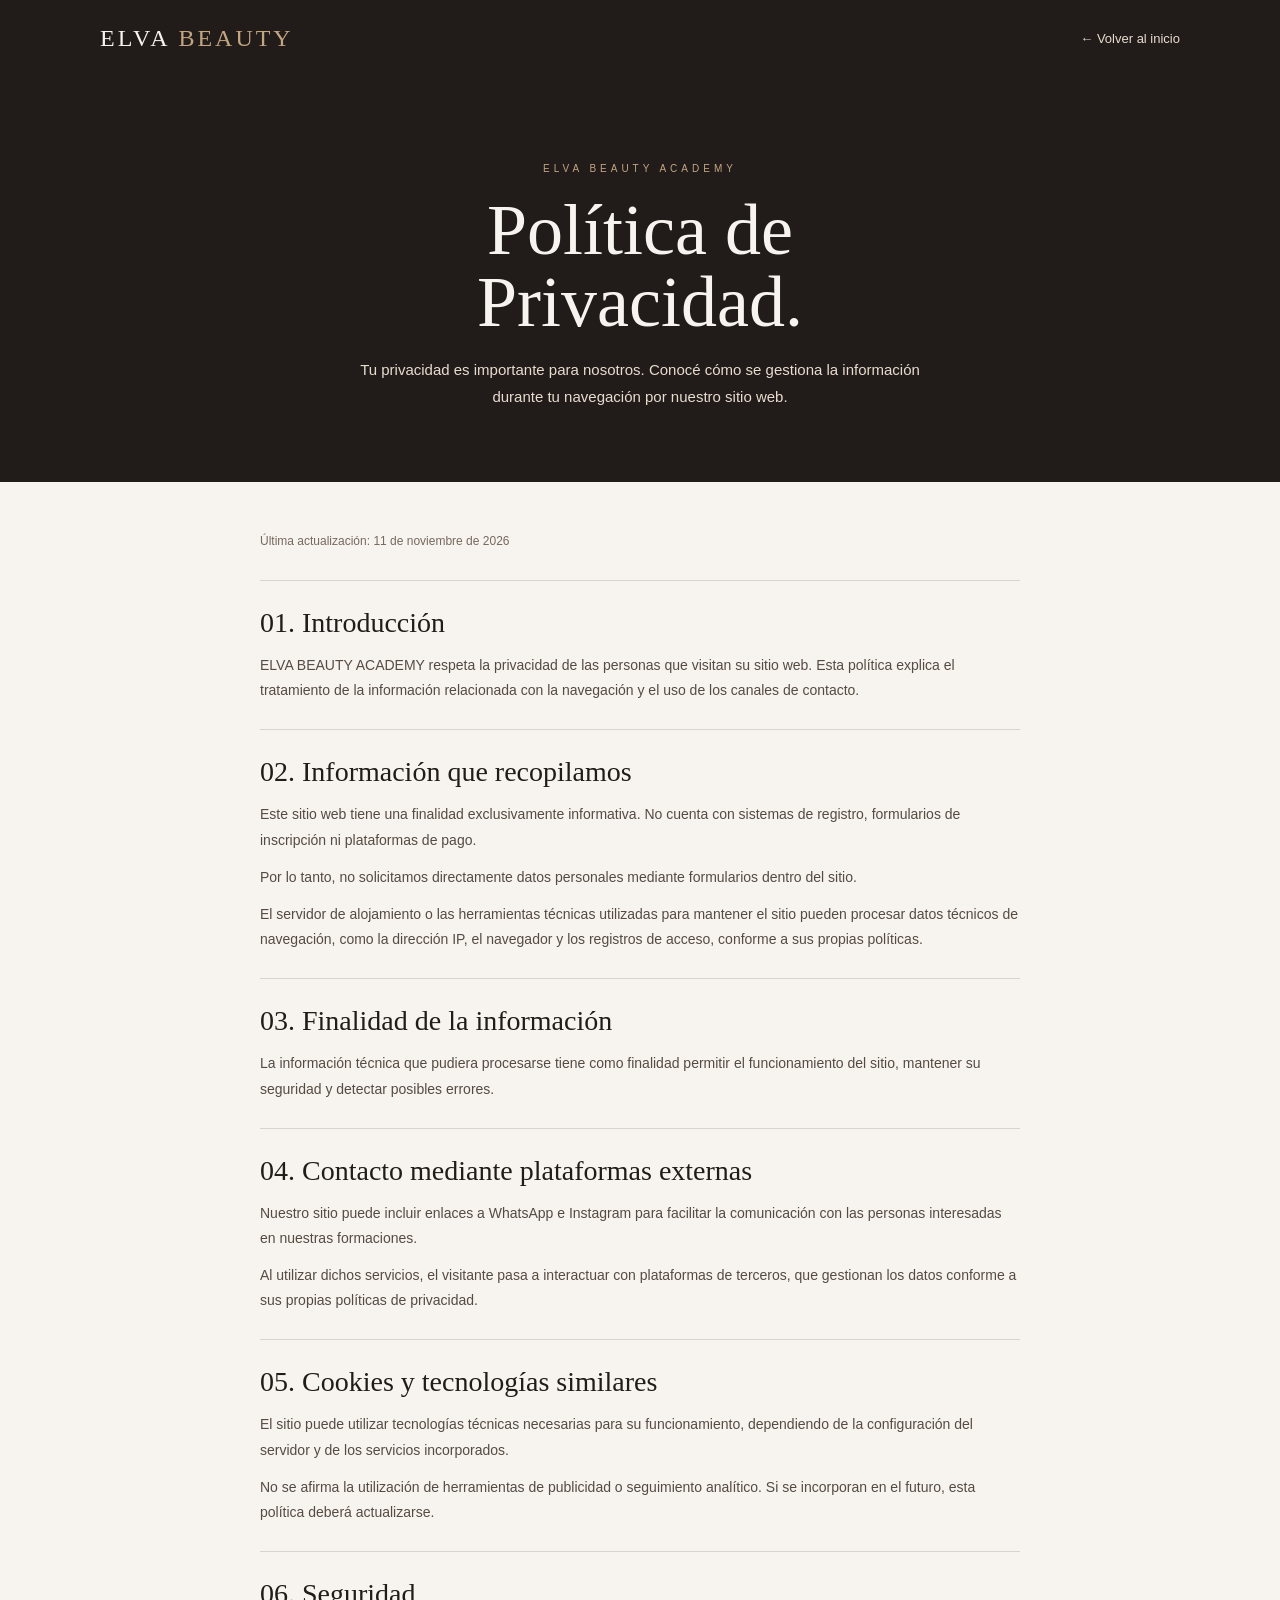
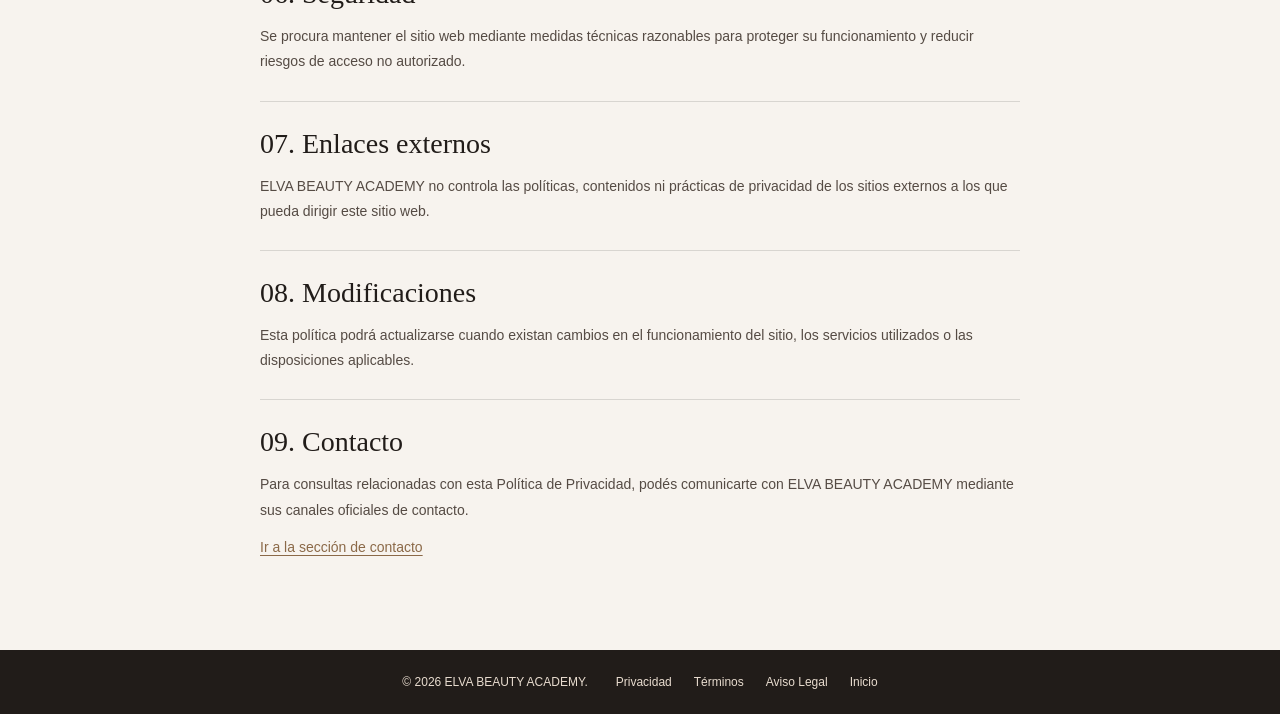
<file: privacidad.html>
<!DOCTYPE html>
<html lang="es">
<head>
    <meta charset="UTF-8">
    <meta name="viewport" content="width=device-width, initial-scale=1.0">

    <meta name="description" content="Política de Privacidad de ELVA BEAUTY ACADEMY. Conocé cómo se gestiona la privacidad de los visitantes.">

    <meta name="theme-color" content="#211c19">

    <title>Política de Privacidad | ELVA BEAUTY ACADEMY</title>

    <link rel="stylesheet" href="css/style.css">
</head>

<body class="legal-page">

<header class="legal-header">
    <a href="index.html" class="legal-brand">
        ELVA <span>BEAUTY</span>
    </a>

    <a href="index.html" class="legal-back">
        ← Volver al inicio
    </a>
</header>

<section class="legal-hero">
    <span class="legal-eyebrow">ELVA BEAUTY ACADEMY</span>
    <h1>Política de<br>Privacidad.</h1>
    <p>
        Tu privacidad es importante para nosotros.
        Conocé cómo se gestiona la información durante
        tu navegación por nuestro sitio web.
    </p>
</section>

<main class="legal-content">

    <div class="legal-updated">
        Última actualización: 11 de noviembre de 2026
    </div>

    <section class="legal-section">
        <h2>01. Introducción</h2>
        <p>
            ELVA BEAUTY ACADEMY respeta la privacidad de las
            personas que visitan su sitio web. Esta política
            explica el tratamiento de la información relacionada
            con la navegación y el uso de los canales de contacto.
        </p>
    </section>

    <section class="legal-section">
        <h2>02. Información que recopilamos</h2>
        <p>
            Este sitio web tiene una finalidad exclusivamente
            informativa. No cuenta con sistemas de registro,
            formularios de inscripción ni plataformas de pago.
        </p>
        <p>
            Por lo tanto, no solicitamos directamente datos
            personales mediante formularios dentro del sitio.
        </p>
        <p>
            El servidor de alojamiento o las herramientas
            técnicas utilizadas para mantener el sitio pueden
            procesar datos técnicos de navegación, como la
            dirección IP, el navegador y los registros de acceso,
            conforme a sus propias políticas.
        </p>
    </section>

    <section class="legal-section">
        <h2>03. Finalidad de la información</h2>
        <p>
            La información técnica que pudiera procesarse tiene
            como finalidad permitir el funcionamiento del sitio,
            mantener su seguridad y detectar posibles errores.
        </p>
    </section>

    <section class="legal-section">
        <h2>04. Contacto mediante plataformas externas</h2>
        <p>
            Nuestro sitio puede incluir enlaces a WhatsApp
            e Instagram para facilitar la comunicación con
            las personas interesadas en nuestras formaciones.
        </p>
        <p>
            Al utilizar dichos servicios, el visitante pasa
            a interactuar con plataformas de terceros, que
            gestionan los datos conforme a sus propias políticas
            de privacidad.
        </p>
    </section>

    <section class="legal-section">
        <h2>05. Cookies y tecnologías similares</h2>
        <p>
            El sitio puede utilizar tecnologías técnicas
            necesarias para su funcionamiento, dependiendo
            de la configuración del servidor y de los servicios
            incorporados.
        </p>
        <p>
            No se afirma la utilización de herramientas de
            publicidad o seguimiento analítico. Si se incorporan
            en el futuro, esta política deberá actualizarse.
        </p>
    </section>

    <section class="legal-section">
        <h2>06. Seguridad</h2>
        <p>
            Se procura mantener el sitio web mediante medidas
            técnicas razonables para proteger su funcionamiento
            y reducir riesgos de acceso no autorizado.
        </p>
    </section>

    <section class="legal-section">
        <h2>07. Enlaces externos</h2>
        <p>
            ELVA BEAUTY ACADEMY no controla las políticas,
            contenidos ni prácticas de privacidad de los sitios
            externos a los que pueda dirigir este sitio web.
        </p>
    </section>

    <section class="legal-section">
        <h2>08. Modificaciones</h2>
        <p>
            Esta política podrá actualizarse cuando existan
            cambios en el funcionamiento del sitio, los servicios
            utilizados o las disposiciones aplicables.
        </p>
    </section>

    <section class="legal-section">
        <h2>09. Contacto</h2>
        <p>
            Para consultas relacionadas con esta Política
            de Privacidad, podés comunicarte con ELVA BEAUTY
            ACADEMY mediante sus canales oficiales de contacto.
        </p>
        <p>
            <a href="index.html#contacto">Ir a la sección de contacto</a>
        </p>
    </section>

</main>

<footer class="legal-footer">
    <p>© <span class="footer-year"></span> ELVA BEAUTY ACADEMY.</p>

    <nav class="legal-footer-links">
        <a href="privacidad.html">Privacidad</a>
        <a href="terminos.html">Términos</a>
        <a href="aviso-legal.html">Aviso Legal</a>
        <a href="index.html">Inicio</a>
    </nav>
</footer>

<script>
document.querySelector('.footer-year').textContent =
    new Date().getFullYear();
</script>

</body>
</html>
</file>
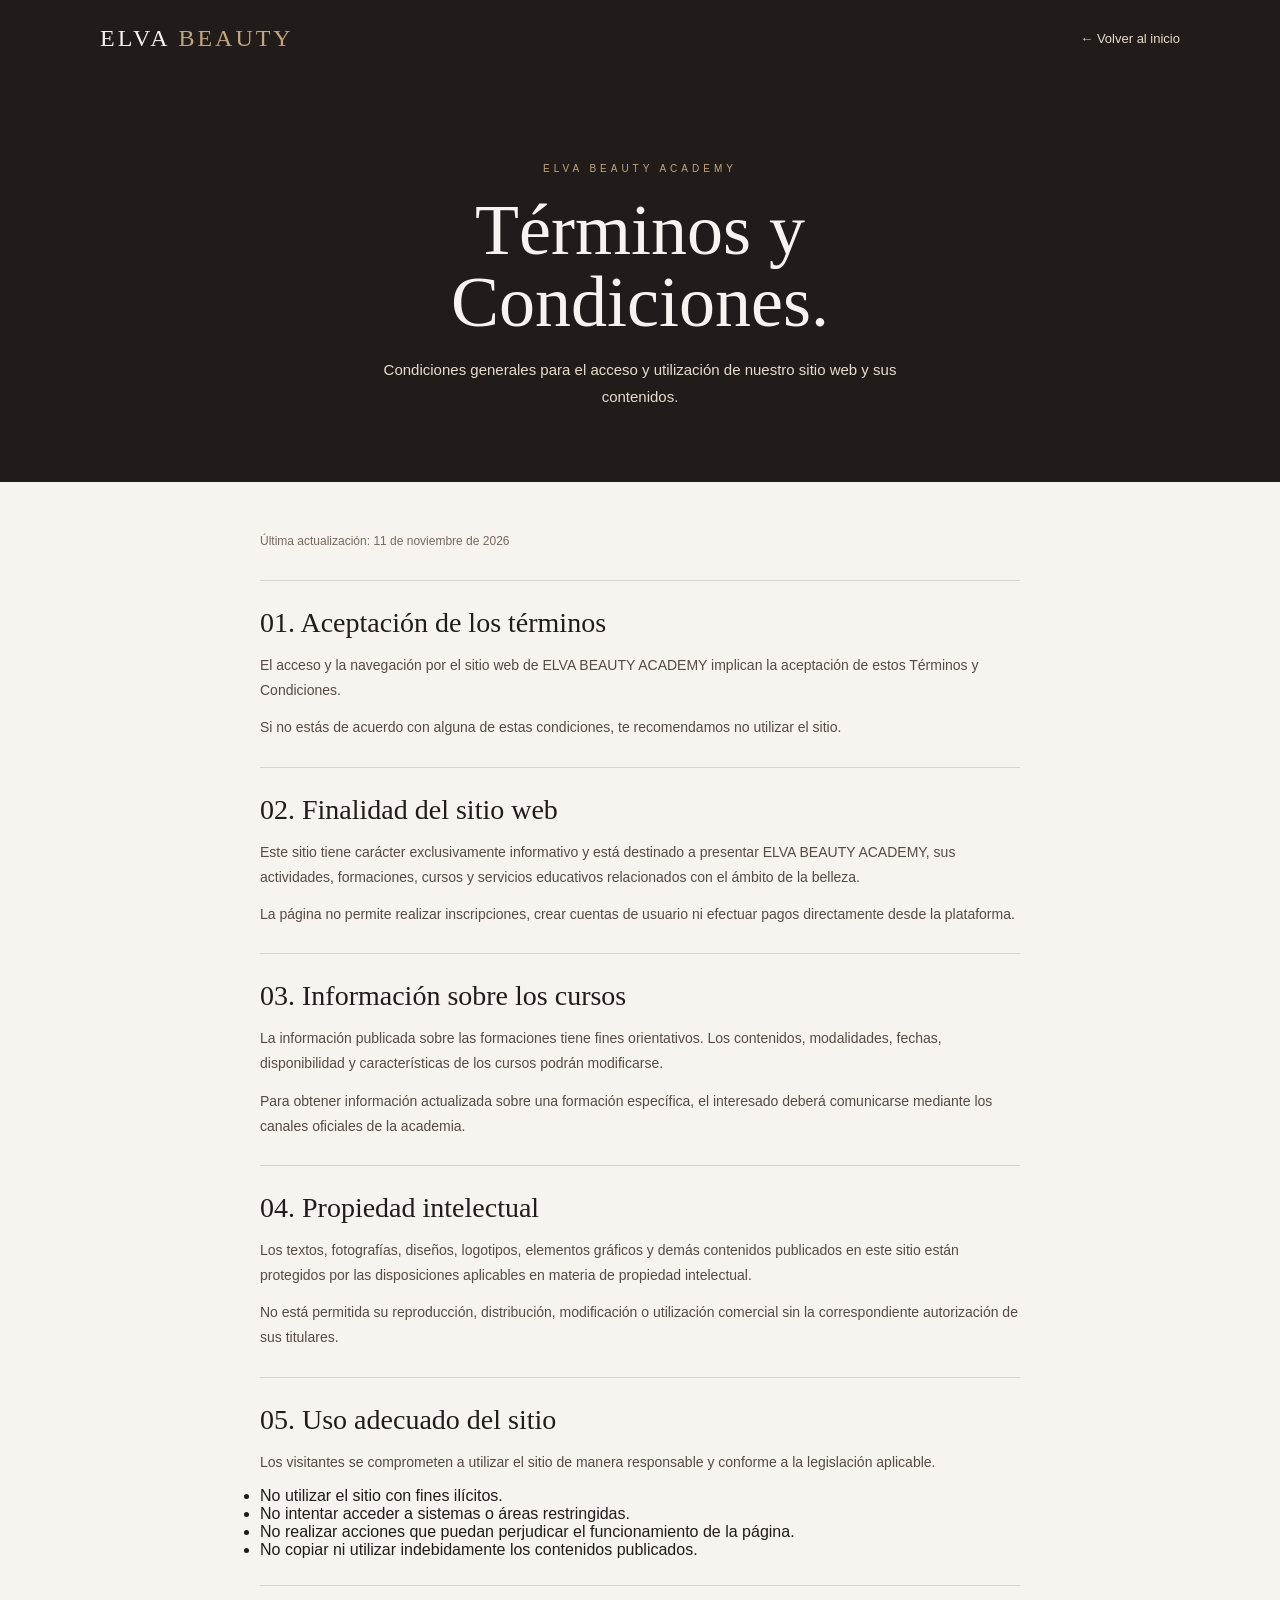
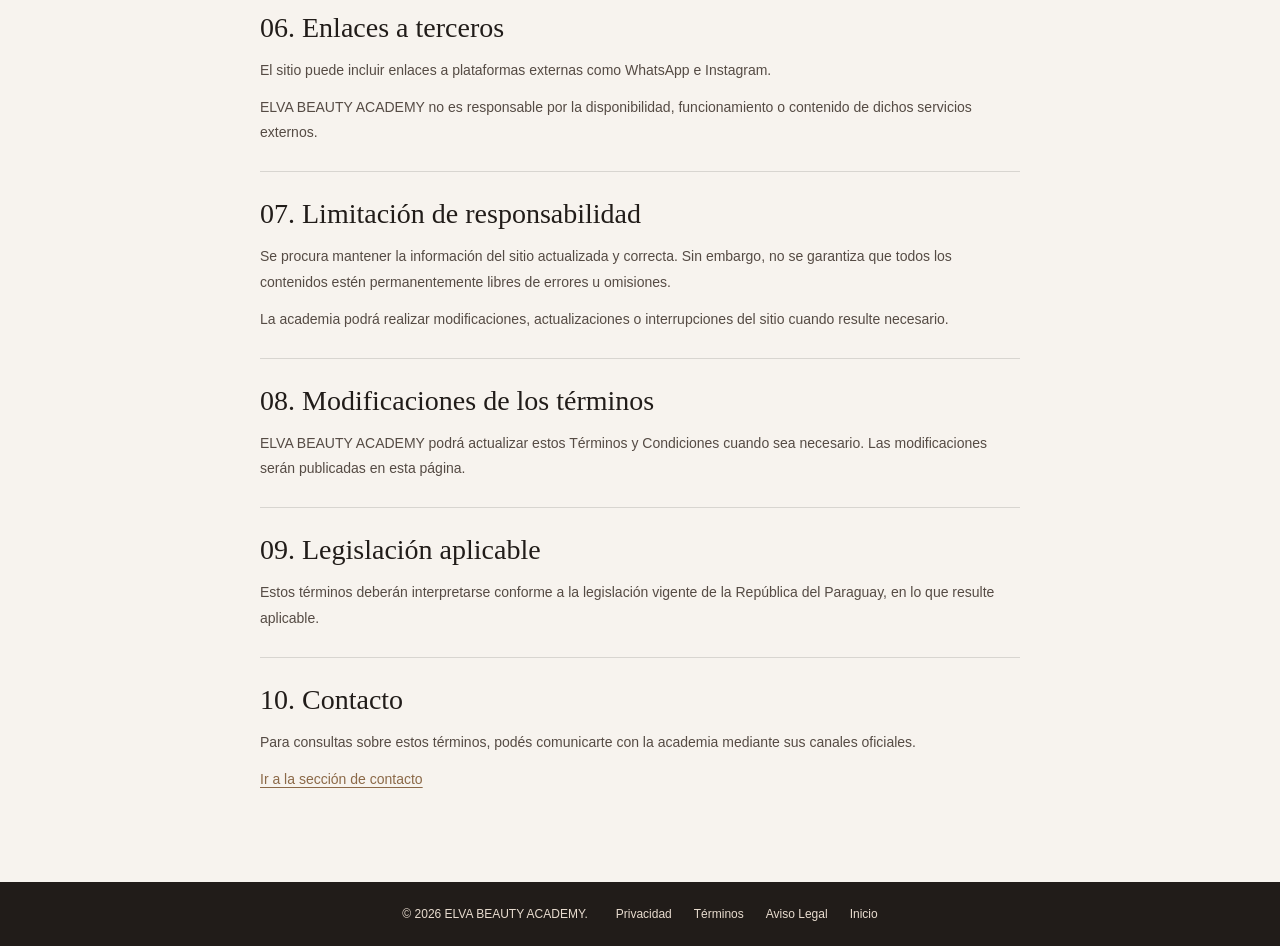
<file: terminos.html>
<!DOCTYPE html>
<html lang="es">
<head>
    <meta charset="UTF-8">
    <meta name="viewport" content="width=device-width, initial-scale=1.0">

    <meta name="description" content="Términos y Condiciones de uso del sitio web de ELVA BEAUTY ACADEMY.">

    <meta name="theme-color" content="#211c19">

    <title>Términos y Condiciones | ELVA BEAUTY ACADEMY</title>

    <link rel="stylesheet" href="css/style.css">
</head>

<body class="legal-page">

<header class="legal-header">
    <a href="index.html" class="legal-brand">
        ELVA <span>BEAUTY</span>
    </a>

    <a href="index.html" class="legal-back">
        ← Volver al inicio
    </a>
</header>

<section class="legal-hero">
    <span class="legal-eyebrow">ELVA BEAUTY ACADEMY</span>
    <h1>Términos y<br>Condiciones.</h1>
    <p>
        Condiciones generales para el acceso y utilización
        de nuestro sitio web y sus contenidos.
    </p>
</section>

<main class="legal-content">

    <div class="legal-updated">
        Última actualización: 11 de noviembre de 2026
    </div>

    <section class="legal-section">
        <h2>01. Aceptación de los términos</h2>
        <p>
            El acceso y la navegación por el sitio web de
            ELVA BEAUTY ACADEMY implican la aceptación
            de estos Términos y Condiciones.
        </p>
        <p>
            Si no estás de acuerdo con alguna de estas
            condiciones, te recomendamos no utilizar el sitio.
        </p>
    </section>

    <section class="legal-section">
        <h2>02. Finalidad del sitio web</h2>
        <p>
            Este sitio tiene carácter exclusivamente
            informativo y está destinado a presentar
            ELVA BEAUTY ACADEMY, sus actividades,
            formaciones, cursos y servicios educativos
            relacionados con el ámbito de la belleza.
        </p>
        <p>
            La página no permite realizar inscripciones,
            crear cuentas de usuario ni efectuar pagos
            directamente desde la plataforma.
        </p>
    </section>

    <section class="legal-section">
        <h2>03. Información sobre los cursos</h2>
        <p>
            La información publicada sobre las formaciones
            tiene fines orientativos. Los contenidos,
            modalidades, fechas, disponibilidad y características
            de los cursos podrán modificarse.
        </p>
        <p>
            Para obtener información actualizada sobre una
            formación específica, el interesado deberá
            comunicarse mediante los canales oficiales
            de la academia.
        </p>
    </section>

    <section class="legal-section">
        <h2>04. Propiedad intelectual</h2>
        <p>
            Los textos, fotografías, diseños, logotipos,
            elementos gráficos y demás contenidos publicados
            en este sitio están protegidos por las disposiciones
            aplicables en materia de propiedad intelectual.
        </p>
        <p>
            No está permitida su reproducción, distribución,
            modificación o utilización comercial sin la
            correspondiente autorización de sus titulares.
        </p>
    </section>

    <section class="legal-section">
        <h2>05. Uso adecuado del sitio</h2>
        <p>
            Los visitantes se comprometen a utilizar el sitio
            de manera responsable y conforme a la legislación
            aplicable.
        </p>
        <ul>
            <li>No utilizar el sitio con fines ilícitos.</li>
            <li>No intentar acceder a sistemas o áreas restringidas.</li>
            <li>No realizar acciones que puedan perjudicar el funcionamiento de la página.</li>
            <li>No copiar ni utilizar indebidamente los contenidos publicados.</li>
        </ul>
    </section>

    <section class="legal-section">
        <h2>06. Enlaces a terceros</h2>
        <p>
            El sitio puede incluir enlaces a plataformas
            externas como WhatsApp e Instagram.
        </p>
        <p>
            ELVA BEAUTY ACADEMY no es responsable por
            la disponibilidad, funcionamiento o contenido
            de dichos servicios externos.
        </p>
    </section>

    <section class="legal-section">
        <h2>07. Limitación de responsabilidad</h2>
        <p>
            Se procura mantener la información del sitio
            actualizada y correcta. Sin embargo, no se garantiza
            que todos los contenidos estén permanentemente
            libres de errores u omisiones.
        </p>
        <p>
            La academia podrá realizar modificaciones,
            actualizaciones o interrupciones del sitio cuando
            resulte necesario.
        </p>
    </section>

    <section class="legal-section">
        <h2>08. Modificaciones de los términos</h2>
        <p>
            ELVA BEAUTY ACADEMY podrá actualizar estos
            Términos y Condiciones cuando sea necesario.
            Las modificaciones serán publicadas en esta página.
        </p>
    </section>

    <section class="legal-section">
        <h2>09. Legislación aplicable</h2>
        <p>
            Estos términos deberán interpretarse conforme
            a la legislación vigente de la República del Paraguay,
            en lo que resulte aplicable.
        </p>
    </section>

    <section class="legal-section">
        <h2>10. Contacto</h2>
        <p>
            Para consultas sobre estos términos, podés
            comunicarte con la academia mediante sus canales
            oficiales.
        </p>
        <p>
            <a href="index.html#contacto">Ir a la sección de contacto</a>
        </p>
    </section>

</main>

<footer class="legal-footer">
    <p>© <span class="footer-year"></span> ELVA BEAUTY ACADEMY.</p>

    <nav class="legal-footer-links">
        <a href="privacidad.html">Privacidad</a>
        <a href="terminos.html">Términos</a>
        <a href="aviso-legal.html">Aviso Legal</a>
        <a href="index.html">Inicio</a>
    </nav>
</footer>

<script>
document.querySelector('.footer-year').textContent =
    new Date().getFullYear();
</script>

</body>
</html>
</file>
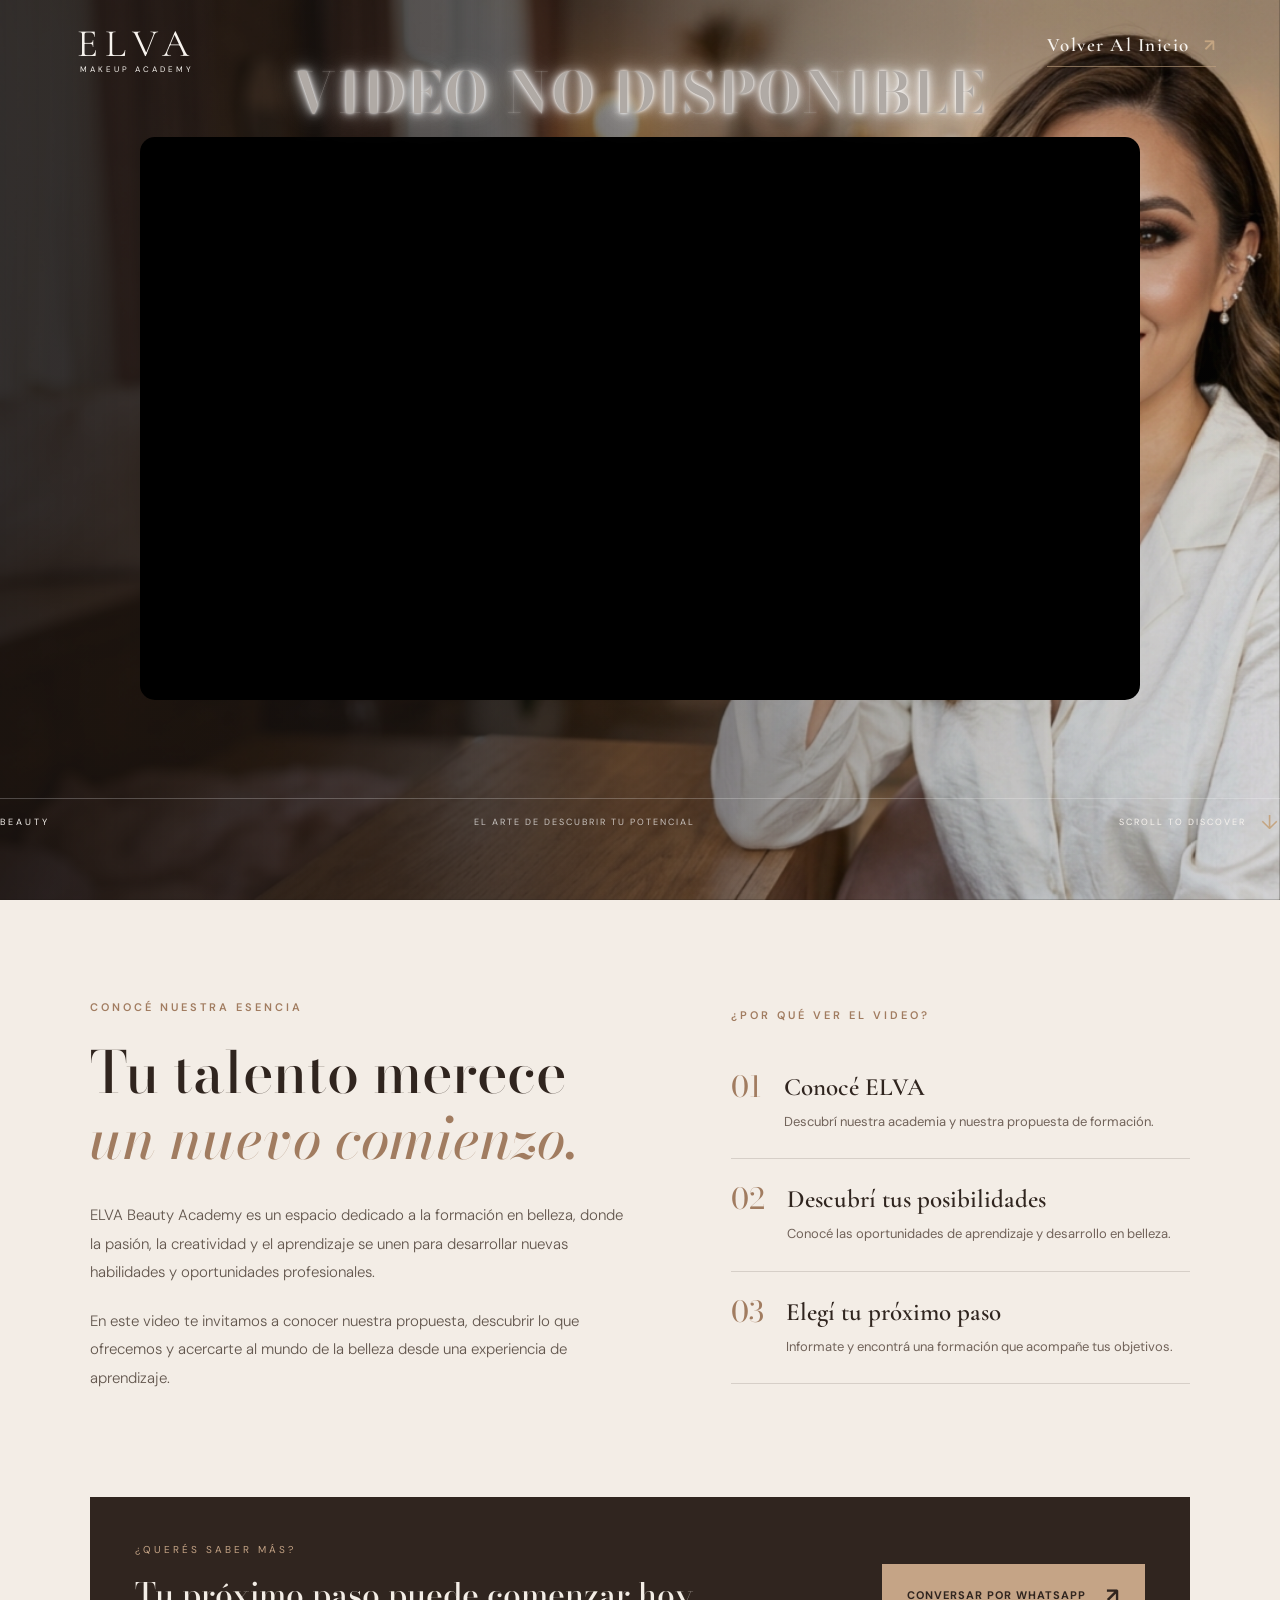
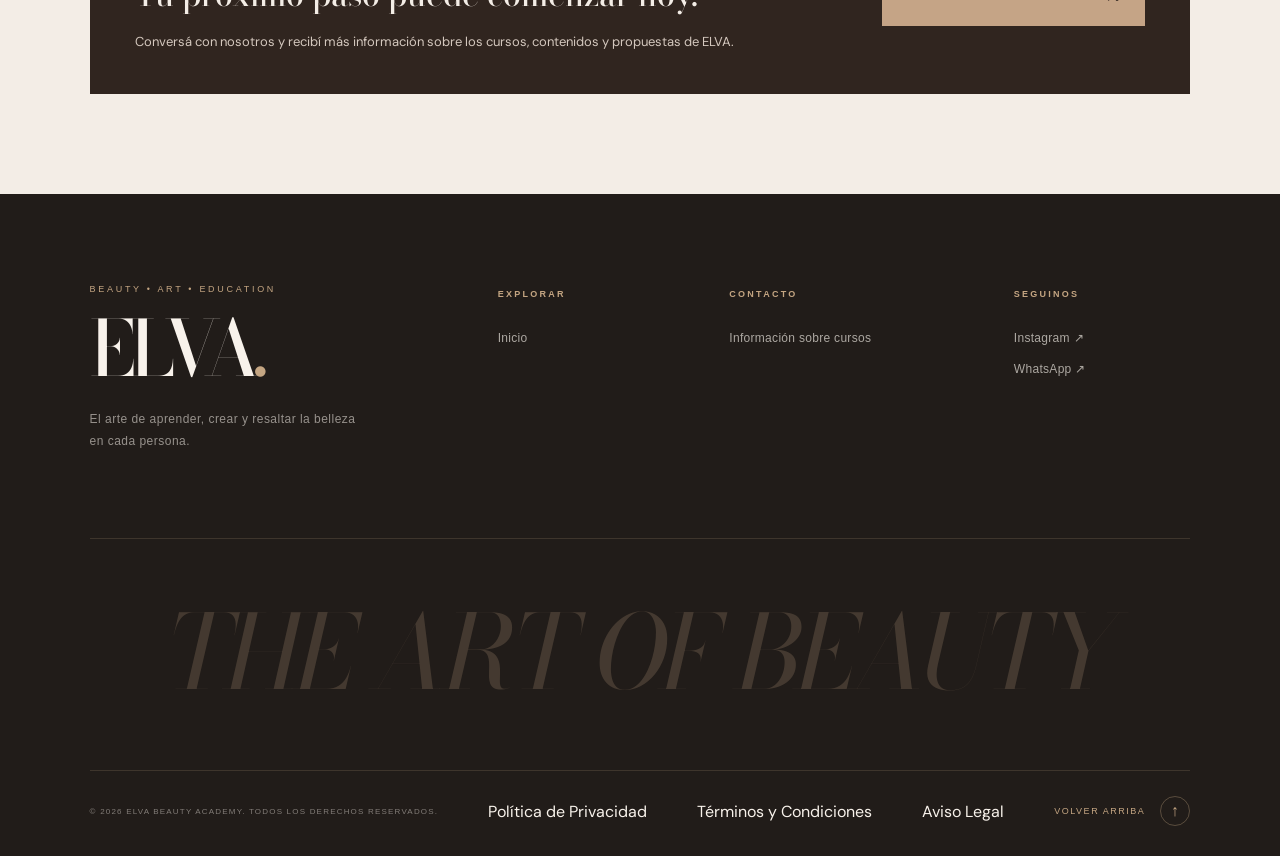
<file: video.html>
<!DOCTYPE html>
<html lang="es">

<head>
    <meta charset="UTF-8">
    <meta name="viewport" content="width=device-width, initial-scale=1.0">

    <title>ELVA Beauty Academy | Presentación</title>

    <meta name="description" content="Conocé ELVA Beauty Academy y nuestra propuesta de formación profesional.">

    <link href="https://fonts.googleapis.com/css2?family=Montserrat:wght@300;400;500&display=swap" rel="stylesheet">
    <link href="https://fonts.googleapis.com/css2?family=Cormorant+Garamond:wght@400;500;600;700&family=DM+Sans:wght@300;400;500;600;700&display=swap" rel="stylesheet">
    <link href="https://fonts.googleapis.com/css2?family=Bodoni+Moda:ital,opsz,wght@0,6..96,400..900;1,6..96,400..900&display=swap" rel="stylesheet">
    <!-- CSS ORIGINAL DE ELVA -->
    <link rel="stylesheet" href="css/style.css">
<style>
/* =========================================
   ELVA - TÍTULO Y REPRODUCTOR
========================================= */


.elva-player-title {
    position: relative;
    z-index: 5;

    font-family: 'Bodoni Moda', serif;
    font-size: 56px;
    font-weight: 600;
    letter-spacing: 3px;
    line-height: 1.2;
    text-align: center;
    text-transform: uppercase;

    color: #b0aaa5;

    /* SOMBRA BLANCA */
    text-shadow:
        0 0 3px rgba(255, 255, 255, 1),
        0 0 8px rgba(255, 255, 255, .9),
        0 0 16px rgba(255, 255, 255, .7),
        0 0 28px rgba(255, 255, 255, .5);

    margin: -85px auto 0;
    padding: 0;

    transform: translateY(-56px);
    opacity: 0;
    transition: opacity 1.2s ease;
}

.elva-player-title.show {
    opacity: 1;
}

@media (max-width: 768px) {
    .elva-player-title {
        font-size: 38px;
        letter-spacing: 1.5px;
        line-height: 1.1;
        padding: 0 10px;
    }
}




/* REPRODUCTOR */
.elva-player {
    position: relative;
    width: 100%;
    max-width: 1000px;
    aspect-ratio: 16 / 9;

    margin: -45px auto 0;

    overflow: hidden;
    border-radius: 15px;
    background: #000;

    transform: none;
}

/* YOUTUBE */
.elva-player iframe {
    display: block;
    width: 100%;
    height: 100%;
    border: 0;
}

/* TABLET */
@media (max-width: 900px) {
    .elva-player {
        max-width: 750px;
    }
}

/* CELULAR */
@media (max-width: 600px) {
    .elva-player {
        width: 100%;
        margin-top: -70px;
        border-radius: 10px;
    }
}

/* =========================================
   ELVA - HERO SCROLL REVEAL
========================================= */

.elva-player {
    opacity: 0;
    transition: opacity 1.2s ease;
}

.elva-player.show {
    opacity: 1;
}


/* ===========================================================================================================
   ELVA - BLOQUE INFORMACIÓN DEL VIDEO
========================================= */

.elva-video-info {
    position: relative;
    width: 100%;
    padding: 100px 7%;
    background: #F3EDE6;
    color: #30251F;
    overflow: hidden;
}

.elva-video-info-inner {
    max-width: 1250px;
    margin: 0 auto;
    display: grid;
    grid-template-columns: 1fr 0.85fr;
    gap: 100px;
    align-items: start;
}

/* ETIQUETAS */

.elva-info-eyebrow {
    display: block;
    font-family: 'DM Sans', sans-serif;
    font-size: 11px;
    font-weight: 600;
    letter-spacing: 3px;
    color: #A17C60;
    margin-bottom: 25px;
}

/* DESCRIPCIÓN */

.elva-video-description h2 {
    font-family: 'Bodoni Moda', serif;
    font-size: clamp(38px, 4.5vw, 58px);
    font-weight: 500;
    line-height: 1.15;
    margin: 0 0 30px;
}

.elva-video-description h2 span {
    display: block;
    font-style: italic;
    color: #A17C60;
}

.elva-video-description p {
    font-family: 'DM Sans', sans-serif;
    font-size: 15px;
    line-height: 1.9;
    font-weight: 300;
    color: #62564D;
    margin-bottom: 20px;
    max-width: 550px;
}

/* BENEFICIOS */

.elva-video-benefits {
    padding-top: 8px;
}

.elva-benefit {
    display: flex;
    align-items: flex-start;
    gap: 22px;
    padding: 25px 0;
    border-bottom: 1px solid rgba(48, 37, 31, .15);
}

.elva-benefit-number {
    font-family: 'Bodoni Moda', serif;
    font-size: 29px;
    color: #A17C60;
    line-height: 1;
}

.elva-benefit h3 {
    font-family: 'Cormorant Garamond', serif;
    font-size: 25px;
    font-weight: 600;
    margin: 0 0 8px;
}

.elva-benefit p {
    font-family: 'DM Sans', sans-serif;
    font-size: 13px;
    line-height: 1.8;
    color: #71635A;
    margin: 0;
}

/* CONTACTO WHATSAPP */

.elva-video-contact {
    max-width: 1250px;
    margin: 85px auto 0;
    padding: 40px 45px;
    background: #30251F;
    color: #F3EDE6;
    display: flex;
    align-items: center;
    justify-content: space-between;
    gap: 35px;
}

.elva-contact-text span {
    font-family: 'DM Sans', sans-serif;
    font-size: 10px;
    letter-spacing: 3px;
    color: #C5A486;
}

.elva-contact-text h3 {
    font-family: 'Bodoni Moda', serif;
    font-size: 32px;
    font-weight: 500;
    margin: 12px 0;
}

.elva-contact-text p {
    font-family: 'DM Sans', sans-serif;
    font-size: 13px;
    color: #D4C8BE;
    line-height: 1.7;
    margin: 0;
}

.elva-whatsapp-btn {
    display: inline-flex;
    align-items: center;
    justify-content: center;
    gap: 20px;
    padding: 18px 25px;
    background: #C5A486;
    color: #30251F;
    text-decoration: none;
    font-family: 'DM Sans', sans-serif;
    font-size: 11px;
    font-weight: 700;
    letter-spacing: 1px;
    white-space: nowrap;
    transition: .35s ease;
}

.elva-whatsapp-btn:hover {
    background: #F3EDE6;
    transform: translateY(-4px);
}

.elva-whatsapp-arrow {
    font-size: 20px;
}

/* RESPONSIVE */

@media (max-width: 850px) {

    .elva-video-info {
        padding: 75px 7%;
    }

    .elva-video-info-inner {
        grid-template-columns: 1fr;
        gap: 45px;
    }

    .elva-video-contact {
        flex-direction: column;
        align-items: flex-start;
        padding: 35px 25px;
        margin-top: 55px;
    }

    .elva-contact-text h3 {
        font-size: 27px;
    }

    .elva-whatsapp-btn {
        width: 100%;
        white-space: normal;
    }
}
/* ===========================================================================================================

========================================= */


.elva-footer {
    opacity: 0;
    transform: translateY(70px);
    transition:
        opacity 1.2s ease,
        transform 1.2s cubic-bezier(.22, 1, .36, 1);
}

.elva-footer.footer-visible {
    opacity: 1;
    transform: translateY(0);
}

/* Oculto en PC */
.navigation .nav-link {
    display: none;
}

/* Visible solamente en móviles */
@media (max-width: 768px) {
    
    .navigation .nav-link {
        display: inline-block;
    }
}
@media (max-width: 768px) {
    .elva-player-title {
        font-size: 30px;
        letter-spacing: 1px;
        line-height: 1.15;
        padding: 0 12px;
        margin-top: 35px;
    }
}
@media (max-width: 768px) {
    .elva-player {
        position: relative;
        top: 35px;
    }
}
@media (max-width: 768px) {

    .elva-player {
        width: 120%;
        max-width: none;
        margin-left: -10%;
        position: relative;
        top: 35px;
    }

    .elva-player video {
        width: 100%;
        height: 350px;
        min-height: 350px;
        object-fit: cover;
        border-radius: 14px;
    }

}@media (max-width: 768px) {
    .elva-player-title {
        position: relative;
        top: -85px;
        font-size: 38px;
        letter-spacing: 1.5px;
        line-height: 1.1;
        padding: 0 10px;
    }
}



</style>
</head>

 

  

<body>

  <!-- PRELOADER -->
    <div class="preloader" id="preloader">
        <div class="preloader-content">
            <span class="preloader-logo">ELVA</span>
            <span class="preloader-subtitle">MAKEUP ACADEMY</span>
            <div class="preloader-line"></div>
        </div>
    </div>


    
    
<!-- HEADER -->
<header class="header" id="header">

    <div class="header-container">

        <!-- LOGO -->
        <a href="index.html#inicio"
           class="brand"
           aria-label="ELVA Makeup Academy - Inicio">

            <span class="brand-name">ELVA</span>

            <span class="brand-subtitle">
                MAKEUP ACADEMY
            </span>

        </a>

        <!-- NAVIGATION -->
        <nav class="navigation" id="navigation">
            <a href="index.html#inicio" class="nav-link active">
                Volver al inicio
            </a>
        </nav>

        <!-- HEADER ACTION -->
        <a href="index.html#inicio" class="header-cta">

            <span>Volver Al Inicio</span>

            <span class="cta-arrow">↗</span>

        </a>

        <!-- MOBILE BUTTON -->
        <button class="menu-toggle"
                id="menuToggle"
                aria-label="Abrir menú"
                aria-expanded="false"
                aria-controls="navigation">

            <span></span>
            <span></span>

        </button>

    </div>

</header>


    <!-- HERO -->
    <main>

        <section class="hero" id="inicio">


            <!-- BACKGROUND IMAGE -->
            <div class="hero-image-wrapper">

                <img
                    src="assets/img/Fondo1.jpg"
                    alt="Maquillaje profesional y belleza editorial de ELVA Makeup Academy"
                    class="hero-image"
                    fetchpriority="high"
                >

            </div>

            <!-- OVERLAY -->
            <div class="hero-overlay"></div>


       
<!-- HERO CONTENT -->
<div class="hero-container">

    <h2 class="elva-player-title" id="tituloCursoVisible">
    CONOCÉ ELVA BEAUTY ACADEMY
</h2>

<div class="video-page">

    

    <div class="elva-player">
        <iframe
            id="elvaVideo"
            width="100%"
            height="100%"
            src=""
            title="Video del curso"
            allow="accelerometer; autoplay; clipboard-write; encrypted-media; gyroscope; picture-in-picture"
            allowfullscreen>
        </iframe>
    </div>

</div>

<script>

document.addEventListener("DOMContentLoaded", () => {

    const params = new URLSearchParams(window.location.search);

    const titulo = params.get("titulo");
    const enlace = params.get("video");

    const iframe = document.getElementById("elvaVideo");
    const tituloElemento = document.getElementById("tituloCursoVisible");

    tituloElemento.textContent = titulo || "CONOCÉ ELVA BEAUTY ACADEMY";

    function obtenerEmbed(url) {

        try {
            const parsed = new URL(url);
            let id = "";

            if (parsed.hostname === "youtu.be") {
                id = parsed.pathname.slice(1);
            } else if (parsed.hostname.includes("youtube.com")) {
                id = parsed.searchParams.get("v");

                if (!id && parsed.pathname.startsWith("/embed/")) {
                    id = parsed.pathname.split("/")[2];
                }
            }

            if (!/^[a-zA-Z0-9_-]{11}$/.test(id || "")) {
                return null;
            }

            return "https://www.youtube-nocookie.com/embed/" + id;

        } catch {
            return null;
        }
    }

    const embed = obtenerEmbed(enlace || "");

    if (embed) {
        iframe.src = embed;
    } else {
        tituloElemento.textContent = "Video no disponible";
    }

});

</script>


</div>





                <!-- HERO BOTTOM -->
                <div class="hero-bottom">

                    <div class="hero-bottom-item">

                        <span class="hero-bottom-text">
                            BEAUTY
                        </span>

                    </div>


                    <div class="hero-bottom-center">

                        <span>
                            EL ARTE DE DESCUBRIR TU POTENCIAL
                        </span>

                    </div>


                    <a href="#filosofia" class="scroll-indicator">

                        <span>SCROLL TO DISCOVER</span>

                        <span class="scroll-arrow">↓</span>

                    </a>

                </div>

            </div>


       
        </section>


<!-- =========================================
     ELVA - PRESENTACIÓN DEL VIDEO
========================================= -->

<section class="elva-video-info">

    <div class="elva-video-info-inner">

        <!-- COLUMNA IZQUIERDA -->
        <div class="elva-video-description">

            <span class="elva-info-eyebrow">
                CONOCÉ NUESTRA ESENCIA
            </span>

            <h2>
                Tu talento merece
                <span>un nuevo comienzo.</span>
            </h2>

            <p>
                ELVA Beauty Academy es un espacio dedicado a la
                formación en belleza, donde la pasión, la creatividad
                y el aprendizaje se unen para desarrollar nuevas
                habilidades y oportunidades profesionales.
            </p>

            <p>
                En este video te invitamos a conocer nuestra propuesta,
                descubrir lo que ofrecemos y acercarte al mundo de la
                belleza desde una experiencia de aprendizaje.
            </p>

        </div>

        <!-- COLUMNA DERECHA -->
        <div class="elva-video-benefits">

            <span class="elva-info-eyebrow">
                ¿POR QUÉ VER EL VIDEO?
            </span>

            <div class="elva-benefit">
                <span class="elva-benefit-number">01</span>
                <div>
                    <h3>Conocé ELVA</h3>
                    <p>Descubrí nuestra academia y nuestra propuesta de formación.</p>
                </div>
            </div>

            <div class="elva-benefit">
                <span class="elva-benefit-number">02</span>
                <div>
                    <h3>Descubrí tus posibilidades</h3>
                    <p>Conocé las oportunidades de aprendizaje y desarrollo en belleza.</p>
                </div>
            </div>

            <div class="elva-benefit">
                <span class="elva-benefit-number">03</span>
                <div>
                    <h3>Elegí tu próximo paso</h3>
                    <p>Informate y encontrá una formación que acompañe tus objetivos.</p>
                </div>
            </div>

        </div>

    </div>

    <!-- CONTACTO -->
    <div class="elva-video-contact">

        <div class="elva-contact-text">
            <span>¿QUERÉS SABER MÁS?</span>
            <h3>Tu próximo paso puede comenzar hoy.</h3>
            <p>
                Conversá con nosotros y recibí más información
                sobre los cursos, contenidos y propuestas de ELVA.
            </p>
        </div>

        <a
            href="https://wa.me/595XXXXXXXXX?text=Hola%2C%20vi%20el%20video%20de%20ELVA%20Beauty%20Academy%20y%20me%20gustar%C3%ADa%20recibir%20m%C3%A1s%20informaci%C3%B3n."
            target="_blank"
            rel="noopener noreferrer"
            class="elva-whatsapp-btn">

            <span>CONVERSAR POR WHATSAPP</span>
            <span class="elva-whatsapp-arrow">↗</span>

        </a>

    </div>

</section>


<!-- =========================================
     FOOTER — ELVA BEAUTY ACADEMY
========================================= -->

<footer class="elva-footer">

    <div class="footer-main">

        <!-- MARCA -->
        <div class="footer-brand">

            <span class="footer-eyebrow">
                BEAUTY • ART • EDUCATION
            </span>

            <h2>
                ELVA<span>.</span>
            </h2>

            <p>
                El arte de aprender, crear y resaltar
                la belleza en cada persona.
            </p>

        </div>

        <!-- NAVEGACIÓN -->
        <div class="footer-column">

            <h3>EXPLORAR</h3>

            <a href="index.html">Inicio</a>
            

        </div>

        <!-- CONTACTO -->
        <div class="footer-column">

            <h3>CONTACTO</h3>

            
            <a href="informacion-cursos.html">Información sobre cursos</a>

        </div>

        <!-- REDES -->
        <div class="footer-column footer-social">

            <h3>SEGUINOS</h3>

            <a href="https://www.instagram.com/elvabrusich/"
               target="_blank"
               rel="noopener noreferrer">
                Instagram ↗
            </a>

            <a href="#contacto">
                WhatsApp ↗
            </a>

        </div>

    </div>

    <!-- FRASE EDITORIAL -->
    <div class="footer-statement">
        <span>THE ART OF BEAUTY</span>
    </div>

    <!-- PIE INFERIOR -->
    <div class="footer-bottom">

        <p>
            © <span id="footer-year"></span> ELVA BEAUTY ACADEMY.
            TODOS LOS DERECHOS RESERVADOS.
        </p>
<a href="privacidad.html">Política de Privacidad</a>
<a href="terminos.html">Términos y Condiciones</a>
<a href="aviso-legal.html">Aviso Legal</a>
        <a href="#inicio" class="footer-back-top">
            VOLVER ARRIBA
            <span>↑</span>
        </a>

    </div>

</footer>



        <script>
document.addEventListener("DOMContentLoaded", () => {

    const title = document.querySelector(".elva-player-title");
    const player = document.querySelector(".elva-player");

    setTimeout(() => {
        title?.classList.add("show");
    }, 300);

    setTimeout(() => {
        player?.classList.add("show");
    }, 700);

});

document.addEventListener("DOMContentLoaded", () => {

    const info = document.querySelector(".elva-video-info");

    if (!info) return;

    info.style.opacity = "0";
    info.style.transform = "translateY(55px)";
    info.style.transition = "opacity 1s ease, transform 1s ease";

    const observer = new IntersectionObserver((entries) => {

        entries.forEach(entry => {

            if (entry.isIntersecting) {
                info.style.opacity = "1";
                info.style.transform = "translateY(0)";
                observer.unobserve(info);
            }

        });

    }, {
        threshold: 0.12
    });

    observer.observe(info);

});

document.addEventListener("DOMContentLoaded", () => {

    const footer = document.querySelector(".elva-footer");

    if (!footer) return;

    const footerObserver = new IntersectionObserver((entries) => {

        entries.forEach(entry => {

            if (entry.isIntersecting) {

                footer.classList.add("footer-visible");

                footerObserver.unobserve(footer);

            }

        });

    }, {
        threshold: 0.08
    });

    footerObserver.observe(footer);

    // AÑO AUTOMÁTICO
    const year = document.getElementById("footer-year");

    if (year) {
        year.textContent = new Date().getFullYear();
    }

});


document.addEventListener("DOMContentLoaded", () => {

    const title = document.querySelector(".elva-player-title");

    if (!title) return;

    const observer = new IntersectionObserver((entries) => {
        entries.forEach(entry => {

            if (entry.isIntersecting) {
                title.classList.add("show-title");
                observer.unobserve(title);
            }

        });
    }, {
        threshold: 0.3
    });

    observer.observe(title);

});

</script>
<script src="js/script.js"></script>

</body>
</html>
</file>
<file: css/style.css>
/* =====================================================
   ELVA MAKEUP ACADEMY
   HEADER + HERO
   NEXOWEBPY
===================================================== */


/* =========================
   VARIABLES
========================= */

:root {

    --color-dark: #211c19;
    --color-dark-soft: #302720;

    --color-champagne: #c4a582;
    --color-gold: #b99b79;

    --color-nude: #e8dccf;
    --color-ivory: #f7f3ee;
    --color-rose: #a88d86;

    --font-title: 'Cormorant Garamond', serif;
    --font-body: 'DM Sans', sans-serif;

    --transition: .4s cubic-bezier(.22, 1, .36, 1);

}


/* =========================
   RESET
========================= */

* {
    margin: 0;
    padding: 0;
    box-sizing: border-box;
}

html {
    scroll-behavior: smooth;
    scroll-padding-top: 90px;
}

body {

    background: var(--color-ivory);

    color: var(--color-dark);

    font-family: var(--font-body);

    overflow-x: hidden;

}

body.menu-open {
    overflow: hidden;
}

a {
    text-decoration: none;
    color: inherit;
}

button {
    font-family: inherit;
}

img {
    display: block;
    max-width: 100%;
}


/* =========================
   PRELOADER
========================= */

.preloader {

    position: fixed;
    inset: 0;

    background: var(--color-dark);

    z-index: 9999;

    display: flex;

    align-items: center;
    justify-content: center;

    transition: opacity .8s ease, visibility .8s ease;

}

.preloader.hidden {

    opacity: 0;
    visibility: hidden;

}

.preloader-content {

    display: flex;

    flex-direction: column;

    align-items: center;

    gap: 8px;

}

.preloader-logo {

    font-family: var(--font-title);

    font-size: 65px;

    letter-spacing: 12px;

    color: var(--color-champagne);

}

.preloader-subtitle {

    font-size: 9px;

    letter-spacing: 5px;

    color: var(--color-ivory);

}

.preloader-line {

    width: 100px;

    height: 1px;

    background: var(--color-gold);

    margin-top: 20px;

    animation: loading 1.3s ease infinite;

}

@keyframes loading {

    0% {
        transform: scaleX(0);
        transform-origin: left;
    }

    50% {
        transform: scaleX(1);
        transform-origin: left;
    }

    100% {
        transform: scaleX(0);
        transform-origin: right;
    }

}


/* =========================
   HEADER
========================= */

.header {

    position: fixed;

    top: 0;
    left: 0;

    width: 100%;

    height: 100px;

    z-index: 1000;

    transition: var(--transition);

}

.header.scrolled {

    height: 78px;

    background: rgba(33, 28, 25, .94);

    backdrop-filter: blur(18px);

    box-shadow: 0 5px 30px rgba(0,0,0,.08);

}

.header-container {

    width: 90%;

    max-width: 1600px;

    height: 100%;

    margin: auto;

    display: flex;

    align-items: center;

    justify-content: space-between;

}


/* LOGO */

.brand {

    display: flex;

    flex-direction: column;

    align-items: center;

    gap: 2px;

    color: var(--color-ivory);

    min-width: 145px;

}

.brand-name {

    font-family: var(--font-title);

    font-size: 39px;

    line-height: .9;

    letter-spacing: 7px;

}

.brand-subtitle {

    font-size: 8px;

    letter-spacing: 3px;

}


/* NAVIGATION */

.navigation {

    display: flex;

    align-items: center;

    gap: 39px;

}

.nav-link {

    position: relative;

    color: rgba(255,255,255,.8);

    font-size: 11px;

    font-weight: 400;

    letter-spacing: 1px;

    transition: var(--transition);

}

.nav-link::after {

    content: "";

    position: absolute;

    left: 0;

    bottom: -9px;

    width: 0;

    height: 1px;

    background: var(--color-champagne);

    transition: var(--transition);

}

.nav-link:hover,
.nav-link.active {

    color: var(--color-champagne);

}

.nav-link:hover::after,
.nav-link.active::after {

    width: 100%;

}


/* HEADER CTA */

.header-cta {
    display: flex;
    align-items: center;
    gap: 14px;

    color: var(--color-ivory);

    font-family: 'Cormorant Garamond', serif;
    font-size: 19px;
    font-weight: 600;
    letter-spacing: 1.5px;

    border-bottom: 1px solid rgba(196,165,130,.6);

    padding-bottom: 10px;

    transition: var(--transition);
}

.header-cta .cta-text {
    text-transform: uppercase;
}

.header-cta .cta-arrow {
    color: var(--color-champagne);
    font-family: 'DM Sans', sans-serif;
    font-size: 17px;
    transition: transform .4s ease;
}

.header-cta:hover {
    color: var(--color-champagne);
    gap: 20px;
}

.header-cta:hover .cta-arrow {
    transform: translate(3px, -3px);
}

/* MOBILE MENU */

.menu-toggle {

    display: none;

    border: 0;

    background: none;

    cursor: pointer;

    width: 35px;

    height: 35px;

    flex-direction: column;

    align-items: center;

    justify-content: center;

    gap: 7px;

}

.menu-toggle span {

    width: 27px;

    height: 1px;

    background: var(--color-ivory);

    transition: var(--transition);

}

.menu-toggle.active span:first-child {

    transform: translateY(4px) rotate(45deg);

}

.menu-toggle.active span:last-child {

    transform: translateY(-4px) rotate(-45deg);

}


/* =========================
   HERO
========================= */

.hero {

    position: relative;

    min-height: 850px;

    height: 100svh;

    max-height: 1100px;

    overflow: hidden;

    background: var(--color-dark);

    color: var(--color-ivory);

}


/* IMAGE */

.hero-image-wrapper {

    position: absolute;

    inset: 0;

    overflow: hidden;

}

.hero-image {

    width: 100%;

    height: 100%;

    object-fit: cover;

    object-position: center 35%;

    animation: heroZoom 2s cubic-bezier(.2,.7,.3,1) both;

}

@keyframes heroZoom {

    from {
        transform: scale(1.12);
    }

    to {
        transform: scale(1);
    }

}


/* OVERLAY */

.hero-overlay {

    position: absolute;

    inset: 0;

    background:

        linear-gradient(
            90deg,
            rgba(24,19,17,.88) 0%,
            rgba(24,19,17,.72) 35%,
            rgba(24,19,17,.23) 75%,
            rgba(24,19,17,.12) 100%
        );

}


/* HERO CONTENT */

.hero-container {

    position: relative;

    z-index: 2;

    width: 88%;

    max-width: 1500px;

    height: 100%;

    margin: auto;

    display: flex;

    flex-direction: column;

    justify-content: flex-start;

    padding-top: 200px;

}


/* EYEBROW */

.hero-eyebrow {

    display: flex;

    align-items: center;

    gap: 15px;

    margin-bottom: 32px;

    color: var(--color-champagne);

    font-size: 10px;

    letter-spacing: 4px;

}

.eyebrow-line {

    width: 35px;

    height: 1px;

    background: var(--color-champagne);

}
.hero-tagline {
    font-family: 'Cormorant Garamond', sans-serif;
    font-size: clamp(9px, 1vw, 12px);
    font-weight: 400;
    letter-spacing: 4px;
    line-height: 1.8;
    text-transform: uppercase;

    color: #c4a582;

    margin-top: 12px;
    margin-bottom: 15px;

    text-align: left;
    opacity: .95;
}

@media (max-width: 768px) {
    .hero-tagline {
        font-size: 9px;
        letter-spacing: 2.5px;
        margin-top: 10px;
        margin-bottom: 12px;
    }
}


/* =========================================
   SCROLL REVEAL - ELVA ABOUT
========================================= */

.elva-about .elva-about-heading,
.elva-about .elva-about-video,
.elva-about .elva-about-text,
.elva-about .elva-about-benefits,
.elva-about .elva-about-cta {
    opacity: 0;
    transform: translateY(45px);
    transition:
        opacity .9s ease,
        transform .9s cubic-bezier(.2,.7,.2,1);
}

/* ELEMENTOS VISIBLES */

.elva-about .elva-reveal-visible {
    opacity: 1;
    transform: translateY(0);
}

/* RETRASOS */

.elva-about .elva-about-video {
    transition-delay: .15s;
}

.elva-about .elva-about-text {
    transition-delay: .3s;
}

/* ACCESIBILIDAD */

@media (prefers-reduced-motion: reduce) {
    .elva-about .elva-about-heading,
    .elva-about .elva-about-video,
    .elva-about .elva-about-text,
    .elva-about .elva-about-benefits,
    .elva-about .elva-about-cta {
        opacity: 1;
        transform: none;
        transition: none;
    }
}

/*---------------------------------------------------------------------*/



/* =========================================
   ELVA BEAUTY ACADEMY
   SOBRE NOSOTROS - DISEÑO EDITORIAL PREMIUM
========================================= */

.elva-about {
    position: relative;
    isolation: isolate;
    width: 100%;
    padding: 110px 25px;
    overflow: hidden;
    color: #30251F;

    background:
        radial-gradient(ellipse at 5% 15%, rgba(190,153,119,.22), transparent 35%),
        radial-gradient(ellipse at 95% 55%, rgba(177,143,110,.18), transparent 32%),
        radial-gradient(ellipse at 50% 100%, rgba(255,255,255,.9), transparent 45%),
        linear-gradient(135deg, #eee4d9, #f8f3ec 48%, #e5d8ca);
}

/* CONTENEDOR */

.elva-about-container {
    max-width: 1180px;
    margin: 0 auto;
    position: relative;
    z-index: 2;
}

/* TEXTURA */

.elva-about::before {
    content: "";
    position: absolute;
    inset: 0;
    z-index: 0;
    pointer-events: none;
    opacity: .20;

    background-image:
        radial-gradient(rgba(130,100,75,.22) .7px, transparent .7px);

    background-size: 9px 9px;
}

/* CÍRCULOS DECORATIVOS */

.elva-about::after {
    content: "";
    position: absolute;
    z-index: 0;
    width: 550px;
    height: 550px;
    top: 5%;
    right: -240px;
    border: 1px solid rgba(162,124,91,.25);
    border-radius: 50%;
    pointer-events: none;

    box-shadow:
        0 0 0 35px rgba(162,124,91,.035),
        0 0 0 75px rgba(162,124,91,.025),
        0 0 0 120px rgba(162,124,91,.02);
}

/* =========================================
   ENCABEZADO
========================================= */

.elva-about-heading {
    max-width: 750px;
    margin: 0 auto 75px;
    text-align: center;
}

.elva-about-eyebrow,
.elva-about-label {
    display: inline-block;
    font-family: 'Instrument Sans', sans-serif;
    font-size: 11px;
    font-weight: 700;
    letter-spacing: 3px;
    color: #a27c5b;
    margin-bottom: 20px;
}

.elva-about-heading h2 {
    font-family: 'Bodoni Moda', serif;
    font-size: clamp(38px, 6vw, 68px);
    font-weight: 500;
    line-height: 1.08;
    margin: 0 0 22px;
}

.elva-about-heading h2 span {
    display: block;
    font-style: italic;
    color: #a27c5b;
}

.elva-about-heading p {
    max-width: 570px;
    margin: auto;
    font-family: 'Instrument Sans', sans-serif;
    font-size: 15px;
    line-height: 1.9;
    color: #756960;
}

/* =========================================
   CONTENIDO PRINCIPAL
========================================= */

.elva-about-content {
    display: grid;
    grid-template-columns: 1fr 1fr;
    align-items: center;
    gap: 75px;
    margin-bottom: 110px;
}

/* IMAGEN */

.elva-about-image {
    position: relative;
    height: 570px;
    overflow: hidden;
    background: #ded4c8;
}

.elva-about-image img {
    width: 100%;
    height: 100%;
    display: block;
    object-fit: cover;
    transition: transform .8s ease;
}

.elva-about-image:hover img {
    transform: scale(1.04);
}

/* TEXTO SOBRE IMAGEN */

.elva-about-image-caption {
    position: absolute;
    bottom: 25px;
    left: 25px;
    right: 25px;
    padding: 20px;
    background: rgba(35, 27, 22, .83);
    color: #fff;

    display: flex;
    flex-direction: column;
    gap: 7px;
}

.elva-about-image-caption span {
    font-family: 'Instrument Sans', sans-serif;
    font-size: 12px;
    font-weight: 700;
    letter-spacing: 3px;
}

.elva-about-image-caption small {
    font-size: 12px;
    color: #d9c2a8;
    letter-spacing: 1px;
}

/* =========================================
   TEXTO SOBRE ELVA
========================================= */

.elva-about-text {
    padding: 20px 0;
}

.elva-about-text h3 {
    font-family: 'Bodoni Moda', serif;
    font-size: clamp(35px, 4vw, 52px);
    font-weight: 500;
    line-height: 1.15;
    margin: 0 0 28px;
}

.elva-about-text h3 em {
    color: #a27c5b;
    font-weight: 400;
}

.elva-about-text > p {
    font-family: 'Instrument Sans', sans-serif;
    font-size: 14px;
    line-height: 1.95;
    color: #71665d;
    margin-bottom: 17px;
}

/* AÑO */

.elva-about-year {
    display: flex;
    align-items: center;
    gap: 20px;
    border-top: 1px solid #d8cabe;
    margin-top: 35px;
    padding-top: 25px;
}

.elva-year-number {
    font-family: 'Bodoni Moda', serif;
    font-size: 28px;
    color: #a27c5b;
    font-weight: 600;
}

.elva-about-year div {
    display: flex;
    flex-direction: column;
    gap: 5px;
}

.elva-about-year strong {
    font-size: 13px;
}

.elva-about-year small {
    font-size: 12px;
    color: #897d72;
}

/* =========================================
   BENEFICIOS
========================================= */

.elva-about-benefits {
    position: relative;
    padding: 75px 55px;

    background:
        linear-gradient(
            145deg,
            rgba(255,255,255,.78),
            rgba(231,218,204,.88)
        );

    border: 1px solid rgba(162,124,91,.20);
    box-shadow: 0 20px 60px rgba(75,52,35,.06);
}

/* ENCABEZADO BENEFICIOS */

.elva-benefits-heading {
    max-width: 650px;
    text-align: center;
    margin: 0 auto 55px;
}

.elva-benefits-heading > span {
    font-size: 10px;
    font-weight: 700;
    letter-spacing: 3px;
    color: #a27c5b;
}

.elva-benefits-heading h3 {
    font-family: 'Bodoni Moda', serif;
    font-size: clamp(32px, 4vw, 48px);
    font-weight: 500;
    margin: 15px 0;
}

.elva-benefits-heading h3 em {
    color: #a27c5b;
}

.elva-benefits-heading p {
    color: #796d63;
    font-size: 14px;
    line-height: 1.8;
}

/* GRID */

.elva-benefits-grid {
    display: grid;
    grid-template-columns: repeat(4, 1fr);
    gap: 18px;
}

/* TARJETAS */

.elva-benefit-card {
    position: relative;
    min-height: 245px;
    padding: 30px 23px;
    background: rgba(255,255,255,.78);
    border: 1px solid rgba(162,124,91,.10);

    transition:
        transform .35s ease,
        box-shadow .35s ease;
}

.elva-benefit-card:hover {
    transform: translateY(-8px);
    box-shadow: 0 15px 35px rgba(65,45,30,.09);
}

.elva-benefit-number {
    font-family: 'Bodoni Moda', serif;
    font-size: 13px;
    color: #b49a81;
}

.elva-benefit-icon {
    margin: 20px 0;
    font-size: 27px;
    color: #a27c5b;
}

.elva-benefit-card h4 {
    font-family: 'Bodoni Moda', serif;
    font-size: 21px;
    font-weight: 600;
    margin: 0 0 12px;
}

.elva-benefit-card p {
    font-family: 'Instrument Sans', sans-serif;
    font-size: 12px;
    line-height: 1.8;
    color: #81766d;
}

/* =========================================
   CIERRE / LLAMADA A LA ACCIÓN
========================================= */

.elva-about-cta {
    text-align: center;
    max-width: 780px;
    margin: 100px auto 0;
}

.elva-about-cta > span {
    font-size: 10px;
    font-weight: 700;
    letter-spacing: 3px;
    color: #a27c5b;
}

.elva-about-cta h3 {
    font-family: 'Bodoni Moda', serif;
    font-size: clamp(32px, 5vw, 53px);
    font-weight: 500;
    line-height: 1.2;
    margin: 20px 0 30px;
}

.elva-about-cta h3 em {
    display: block;
    color: #a27c5b;
}

/* BOTÓN */

.elva-about-button {
    display: inline-block;
    padding: 17px 28px;
    background: #30251f;
    color: #fff;
    text-decoration: none;

    font-family: 'Instrument Sans', sans-serif;
    font-size: 11px;
    font-weight: 700;
    letter-spacing: 1.5px;

    transition: all .3s ease;
}

.elva-about-button:hover {
    background: #a27c5b;
    color: #fff;
    transform: translateY(-3px);
}

/* =========================================
   VIDEO PRESENTACIÓN ELVA
   PC + TABLET + MÓVIL
========================================= */

.elva-about-video {
    position: relative;
    isolation: isolate;
    width: 100%;
    height: 570px;
    overflow: hidden;
    background: #30251f;
}

/* ELEMENTO VIDEO */

.elva-about-video video {
    position: absolute;
    inset: 0;
    display: block;

    width: 100%;
    height: 100%;

    object-fit: cover;
    object-position: center;

    z-index: 1;
    opacity: 1;
    visibility: visible;
}

/* OSCURECIMIENTO INFERIOR */

.elva-about-video::after {
    content: "";
    position: absolute;
    inset: 45% 0 0;

    background: linear-gradient(
        to bottom,
        transparent,
        rgba(20, 15, 12, .55)
    );

    z-index: 2;
    pointer-events: none;
}

/* TEXTO SOBRE VIDEO */

.elva-about-video .elva-about-image-caption {
    position: absolute;
    z-index: 3;
}

/* =========================================
   DIVISORIA ENTRE SECCIONES
========================================= */

.elva-section-divider {
    width: 100%;
    max-width: 1180px;
    margin: 85px auto;

    display: flex;
    align-items: center;
    justify-content: center;
    gap: 22px;
}

.elva-section-divider::before,
.elva-section-divider::after {
    content: "";
    flex: 1;
    height: 1px;

    background: linear-gradient(
        to right,
        transparent,
        rgba(162, 124, 91, .65)
    );
}

.elva-section-divider::after {
    background: linear-gradient(
        to left,
        transparent,
        rgba(162, 124, 91, .65)
    );
}

.elva-section-divider span {
    width: 9px;
    height: 9px;
    border: 1px solid #a27c5b;
    transform: rotate(45deg);
    background: #eee4d9;
}

/* =========================================
   TABLET
========================================= */

@media (max-width: 900px) {

    .elva-about-content {
        gap: 35px;
    }

    .elva-about-image {
        height: 480px;
    }

    .elva-benefits-grid {
        grid-template-columns: repeat(2, 1fr);
    }

    .elva-about-benefits {
        padding: 55px 30px;
    }

    .elva-about-video {
        height: 480px;
    }
}

/* =========================================
   MÓVIL
========================================= */

@media (max-width: 600px) {

    .elva-about {
        padding: 75px 18px;
    }

    .elva-about-heading {
        margin-bottom: 45px;
    }

    .elva-about-content {
        grid-template-columns: 1fr;
        gap: 30px;
        margin-bottom: 70px;
    }

    .elva-about-image {
        height: 420px;
    }

    .elva-about-text {
        padding: 0;
    }

    /* BENEFICIOS */

    .elva-about-benefits {
        padding: 45px 18px;
    }

    .elva-benefits-heading {
        margin-bottom: 35px;
    }

    .elva-benefits-grid {
        grid-template-columns: 1fr 1fr;
        gap: 12px;
    }

    .elva-benefit-card {
        padding: 22px 15px;
        min-height: 230px;
    }

    .elva-benefit-card h4 {
        font-size: 18px;
    }

    .elva-benefit-card p {
        font-size: 11px;
    }

    /* CIERRE */

    .elva-about-cta {
        margin-top: 70px;
    }

    .elva-about-button {
        padding: 15px 18px;
        font-size: 10px;
    }

    /* VIDEO */

    .elva-about-video {
        height: 420px;
    }

    /* DIVISORIA */

    .elva-section-divider {
        margin: 55px auto;
        gap: 15px;
    }
}

/* =========================================
   MÓVILES PEQUEÑOS
========================================= */

@media (max-width: 360px) {

    .elva-benefits-grid {
        grid-template-columns: 1fr;
    }

    .elva-about-image {
        height: 360px;
    }

    .elva-about-video {
        height: 360px;
    }
}



/*-----------------------------------------------------------------------------------------------------*/

/* =========================================
   ELVA BEAUTY ACADEMY - HERO
   DISEÑO ORIGINAL + CORRECCIÓN RESPONSIVE
========================================= */

.hero-title-container {
    width: 100%;
    max-width: 100%;
    overflow: visible;
    position: relative;

    display: flex;
    justify-content: flex-start;
    align-items: center;

    margin-top: 10px;
    padding: 20px 0 45px;
}

.editorial-title {
    display: flex;
    flex-direction: column;
    align-items: flex-start;
    width: 100%;
    margin: 0;
    text-align: left;

    font-family: 'Cormorant Garamond', serif;
    font-size: clamp(55px, 5vw, 100px);
    font-weight: 900;
    line-height: 0.95;
    letter-spacing: -0.045em;
    text-transform: uppercase;
}

.editorial-title > span {
    display: block;
    max-width: 100%;
    white-space: nowrap;
}

.art-highlight {
    display: inline-block;

    background: linear-gradient(
        110deg,
        #e9a6d3 0%,
        #ffffff 18%,
        #a9c9ff 35%,
        #d99bdf 52%,
        #ffffff 68%,
        #8ebeff 82%,
        #f2b4d8 100%
    );

    background-size: 200% 200%;
    background-clip: text;
    -webkit-background-clip: text;
    -webkit-text-fill-color: transparent;

    filter: drop-shadow(0 5px 12px rgba(180, 145, 255, 0.25));

    -webkit-box-reflect: below -8px linear-gradient(
        transparent 25%,
        rgba(255, 255, 255, 0.16)
    );

    animation: iridescent-shine 5s ease-in-out infinite alternate;
}

@keyframes iridescent-shine {
    from {
        background-position: 0% 50%;
    }

    to {
        background-position: 100% 50%;
    }
}

/* =========================================
   HEADER TEXT
========================================= */

.header-top-text {
    font-family: 'Montserrat', sans-serif;
    font-size: 0.75rem;
    font-weight: 400;
    letter-spacing: 0.25em;
    text-transform: uppercase;
    color: rgba(255, 255, 255, 0.7);
    line-height: 1.8;
}

/* =========================================
   HERO BADGE
========================================= */

.hero-badge-container {
    display: flex;
    align-items: center;
    gap: 17px;
    width: fit-content;
    margin-top: 50px;
    margin-left: 150px;
}

.scroll-arrow-btn {
    width: 43px;
    height: 43px;

    display: flex;
    align-items: center;
    justify-content: center;

    border: 1px solid rgba(196, 165, 130, .65);
    border-radius: 50%;

    color: var(--color-champagne);
    transition: var(--transition);
}

.scroll-arrow-btn:hover {
    background: var(--color-champagne);
    color: var(--color-dark);
    transform: translateY(4px);
}

.avatar-wrapper {
    width: 43px;
    height: 43px;
    flex-shrink: 0;
    border-radius: 50%;
    overflow: hidden;
    border: 1px solid var(--color-champagne);
}

.avatar-img {
    width: 100%;
    height: 100%;
    object-fit: cover;
    object-position: center;
}

.badge-text-content {
    display: flex;
    flex-direction: column;
    gap: 5px;

    font-family: 'Montserrat', sans-serif;
    font-size: 9px;
    font-weight: 400;
    letter-spacing: 2px;
    line-height: 1.5;
    color: rgba(255, 255, 255, .85);
}

/* =========================================
   DESCRIPTION
========================================= */

.hero-description {
    max-width: 470px;
    margin-top: 10px;
    color: rgba(255,255,255,.78);
    font-size: 13px;
    font-weight: 300;
    line-height: 2;
    letter-spacing: .3px;
}

/* =========================================
   BUTTONS
========================================= */

.hero-actions {
    display: flex;
    align-items: center;
    gap: 30px;
    margin-top: 48px;
}

.button {
    min-height: 57px;
    display: inline-flex;
    align-items: center;
    justify-content: center;
    gap: 30px;
    padding: 0 24px;
    font-size: 9px;
    font-weight: 600;
    letter-spacing: 1.6px;
    transition: var(--transition);
}

.button-primary {
    background: var(--color-champagne);
    color: var(--color-dark);
}

.button-primary:hover {
    background: var(--color-ivory);
    transform: translateY(-4px);
}

.button-icon {
    font-size: 19px;
}

.button-secondary {
    color: var(--color-ivory);
    border-bottom: 1px solid rgba(255,255,255,.4);
    padding-left: 0;
    padding-right: 0;
    min-height: 45px;
}

.button-secondary:hover {
    color: var(--color-champagne);
    border-color: var(--color-champagne);
}

/* =========================================
   HERO BOTTOM
========================================= */

.hero-bottom {
    position: absolute;
    bottom: 65px;
    left: 0;
    width: 100%;

    display: flex;
    align-items: center;
    justify-content: space-between;

    border-top: 1px solid rgba(255,255,255,.23);
    padding-top: 10px;
}

.hero-bottom-item {
    display: flex;
    align-items: center;
    gap: 15px;
}

.hero-number {
    color: var(--color-champagne);
    font-family: var(--font-title);
    font-size: 24px;
}

.hero-bottom-text {
    font-size: 9px;
    letter-spacing: 3px;
}

.hero-bottom-center {
    font-size: 9px;
    letter-spacing: 2px;
    color: rgba(255,255,255,.7);
}

.scroll-indicator {
    display: flex;
    align-items: center;
    gap: 15px;
    color: var(--color-ivory);
    font-size: 9px;
    letter-spacing: 2px;
}

.scroll-arrow {
    font-size: 20px;
    color: var(--color-champagne);
    animation: scrollDown 1.6s infinite;
}

@keyframes scrollDown {
    0%, 100% {
        transform: translateY(0);
    }

    50% {
        transform: translateY(7px);
    }
}

/* =========================================
   DECORATION
========================================= */

.hero-decoration {
    position: absolute;
    z-index: 2;
    top: 48%;
    right: 4%;
    transform: rotate(90deg);
    transform-origin: right;
    color: rgba(255,255,255,.6);
    font-size: 8px;
    letter-spacing: 4px;
}

.hero-vertical-text {
    position: absolute;
    right: 4%;
    bottom: 160px;
    writing-mode: vertical-rl;
    z-index: 2;
    font-size: 8px;
    letter-spacing: 4px;
    color: rgba(255,255,255,.55);
}

/* =========================================
   ANIMATIONS
========================================= */

.reveal {
    opacity: 0;
    transform: translateY(35px);
    animation: revealUp 1s cubic-bezier(.2,.7,.3,1) forwards;
}

.hero-eyebrow {
    animation-delay: .3s;
}

.hero-title {
    animation: revealUp 1.2s .45s both;
}

.hero-description {
    animation-delay: .7s;
}

.hero-actions {
    animation-delay: .9s;
}

@keyframes revealUp {
    to {
        opacity: 1;
        transform: translateY(0);
    }
}

.section-placeholder {
    min-height: 1px;
}

/* =========================================
   RESPONSIVE TABLET
========================================= */

@media (max-width: 1100px) {

    .navigation {
        gap: 20px;
    }

    .header-container {
        width: 94%;
    }

    .hero-container {
        width: 90%;
    }

    .hero-title {
        font-size: clamp(105px, 15vw, 155px);
    }
}

/* =========================================
   RESPONSIVE MOBILE
========================================= */

@media screen and (max-width: 768px) {

    .header {
        height: 80px;
    }

    .header.scrolled {
        height: 70px;
    }

    .brand-name {
        font-size: 34px;
    }

    .brand-subtitle {
        font-size: 7px;
    }

    .header-cta {
        display: none;
    }

    .menu-toggle {
        display: flex;
        z-index: 1002;
    }

    .navigation {
        position: fixed;
        inset: 0;
        z-index: 1001;
        background: var(--color-dark);

        display: flex;
        flex-direction: column;
        align-items: center;
        justify-content: center;
        gap: 35px;

        opacity: 0;
        visibility: hidden;
        transform: translateY(-15px);
        transition: var(--transition);
    }

    .navigation.open {
        opacity: 1;
        visibility: visible;
        transform: translateY(0);
    }

    .nav-link {
        font-family: var(--font-title);
        font-size: 34px;
        color: var(--color-ivory);
    }

    .hero {
        min-height: 760px;
        height: 100svh;
    }

    .hero-image {
        object-position: 62% center;
    }

    .hero-overlay {
        background:
            linear-gradient(
                90deg,
                rgba(24,19,17,.82),
                rgba(24,19,17,.48)
            ),
            linear-gradient(
                0deg,
                rgba(24,19,17,.55),
                transparent 65%
            );
    }

    .hero-container {
        width: 88%;
        padding-top: 250px;
    }

    .hero-eyebrow {
        font-size: 8px;
        letter-spacing: 2px;
        gap: 9px;
    }

    .eyebrow-line {
        width: 20px;
    }

    .hero-title {
        font-size: clamp(76px, 16vw, 125px);
    }

    .title-italic {
        margin: 20px 0;
    }

    .hero-description {
        max-width: 340px;
        font-size: 12px;
        margin-top: 35px;
    }

    .hero-actions {
        flex-wrap: wrap;
        gap: 18px;
    }

    .button-primary {
        min-height: 53px;
        padding: 0 16px;
        font-size: 8px;
    }

    .button-secondary {
        font-size: 8px;
    }

    .hero-bottom {
        bottom: 50px;
        padding-top: 17px;
    }

    .hero-bottom-center,
    .hero-vertical-text,
    .hero-decoration {
        display: none;
    }

    .scroll-indicator {
        font-size: 8px;
        letter-spacing: 1px;
    }

    /* CORRECCIÓN DEL TÍTULO EDITORIAL */

    .hero-container {
        align-items: center;
        text-align: center;
    }

    .hero-title-container {
        width: 100%;
        max-width: 100%;
        overflow: visible;
        display: flex;
        justify-content: center;
        align-items: center;
        margin: 0 auto;
        padding: 20px 5px 30px;
    }

    .editorial-title {
        width: 100%;
        font-size: clamp(42px, 16vw, 95px);
        line-height: 1.08;
        letter-spacing: -0.045em;
        align-items: center;
        text-align: center;
        margin: 0;
        transform: none;
    }

    .editorial-title > span {
        white-space: nowrap;
        text-align: center;
    }

    .art-highlight {
        line-height: 1.12;
        padding-bottom: 5px;
        -webkit-box-reflect: none;
    }

    .hero-badge-container {
        gap: 12px;
        width: 100%;
        margin: 20px auto 0;
        justify-content: center;
        text-align: center;
    }

    .scroll-arrow-btn,
    .avatar-wrapper {
        width: 38px;
        height: 38px;
    }

    .badge-text-content {
        font-size: 8px;
        letter-spacing: 1.3px;
    }
}

/* =========================================
   SMALL MOBILE
========================================= */

@media screen and (max-width: 400px) {

    .hero-title {
        font-size: 86px;
    }

    .hero-description {
        font-size: 11px;
    }

    .hero-actions {
        gap: 12px;
    }

    .button {
        letter-spacing: 1px;
    }

    .editorial-title {
        font-size: clamp(36px, 11.5vw, 48px);
        line-height: 1.12;
    }

    .hero-title-container {
        padding-left: 3px;
        padding-right: 3px;
    }
}

/* =========================================
   ACCESSIBILITY
========================================= */

@media (prefers-reduced-motion: reduce) {

    *,
    *::before,
    *::after {
        animation-duration: .01ms !important;
        animation-iteration-count: 1 !important;
        scroll-behavior: auto !important;
        transition-duration: .01ms !important;
    }
}


/* =========================================
   CURSOS PERSONALIZADOS - HERO
========================================= */

.hero-custom-courses {
    position: absolute;
    right: 5%;
    bottom: 18%;

    z-index: 10;
    text-align: right;

    color: #ffffff;
    max-width: 500px;
}

.custom-label {
    display: block;

    font-family: 'Montserrat', sans-serif;
    font-size: 10px;
    font-weight: 500;
    letter-spacing: 4px;

    margin-bottom: 12px;
    opacity: 0.8;
}

.hero-custom-courses h2 {
    font-family: 'Bodoni Moda', serif;
    font-size: clamp(24px, 2.5vw, 38px);
    font-weight: 500;

    letter-spacing: 1px;
    line-height: 1.2;

    margin: 0;
}

.hero-custom-courses p {
    font-family: 'Montserrat', sans-serif;
    font-size: 11px;
    letter-spacing: 2px;

    margin-top: 12px;
    opacity: 0.85;
}

/* RESPONSIVE */

@media (max-width: 768px) {
    .hero-custom-courses {
        right: 6%;
        bottom: 7%;
        max-width: 85%;
    }

    .hero-custom-courses h2 {
        font-size: clamp(20px, 5vw, 28px);
    }

    .hero-custom-courses p {
        font-size: 9px;
    }
}

/* -----------------------------------------------------------------------------------------------------*/


/* =========================*/


/* =========================================
   ELVA BEAUTY ACADEMY — SECCIÓN DE CURSOS
========================================= */

.courses-section {
    position: relative;
    width: 100%;
    min-height: 850px;
    padding: 100px 20px 70px;
    overflow: hidden;
    background: #f8f6f2;
    
}

/* =========================================
   ENCABEZADO
========================================= */

.courses-heading {
    width: 100%;
    text-align: center;
    margin-bottom: 20px;
     margin-top: 150px
}

.courses-eyebrow {
    display: block;
    font-family: 'Instrument Sans', sans-serif;
    font-size: 11px;
    font-weight: 600;
    letter-spacing: 0.3em;
    text-transform: uppercase;
    color: #a18b75;
    margin-bottom: 20px;
}

.courses-heading h2 {
    font-family: 'Cormorant Garamond', serif;
    font-size: clamp(42px, 6vw, 85px);
    font-weight: 700;
    line-height: 1;
    letter-spacing: -0.04em;
    text-transform: uppercase;
    color: #1c1c1c;
    margin: 0;
}

.courses-heading h2 span {
    font-style: italic;
    font-weight: 400;
}

.courses-heading p {
    font-family: 'Instrument Sans', sans-serif;
    font-size: 14px;
    letter-spacing: 0.04em;
    line-height: 1.7;
    color: #777;
    margin-top: 20px;
}

/* =========================================
   CARRUSEL 3D
========================================= */

.wrapper {
    width: 100%;
    height: 550px;
    display: flex;
    justify-content: center;
    align-items: center;
    overflow: hidden;
    perspective: 1200px;
    position: relative;
    margin-top: 20px;
}

.inner {
    --w: 220px;
    --h: 320px;
    --translateZ: 350px;

    position: relative;
    width: var(--w);
    height: var(--h);
    transform-style: preserve-3d;
    animation: rotating 30s linear infinite;
}

.inner:hover {
    animation-play-state: paused;
}

/* TARJETAS */

.card {
    position: absolute;
    inset: 0;
    overflow: hidden;
    border-radius: 10px;
    cursor: pointer;

    transform:
        rotateY(calc(var(--index) * (360deg / var(--quantity))))
        translateZ(var(--translateZ));

    border: 1px solid rgba(255,255,255,0.25);
    box-shadow: 0 15px 40px rgba(0,0,0,0.15);

    transition: box-shadow 0.3s ease;
}

.card:hover {
    box-shadow: 0 20px 50px rgba(0,0,0,0.25);
}

.card .img {
    width: 100%;
    height: 100%;
    overflow: hidden;
    display: flex;
    align-items: center;
    justify-content: center;
    background: #f8f6f2;
}

.card .img img {
    display: block;
    width: 100%;
    height: 100%;
    object-fit: contain;
    object-position: center;
    transition: transform 0.5s ease;
}

.card:hover .img img {
    transform: scale(1.03);
}



/* =========================================
   ANIMACIÓN
========================================= */

@keyframes rotating {
    from {
        transform: rotateY(0deg);
    }

    to {
        transform: rotateY(360deg);
    }
}

/* =========================================
   PIE DE SECCIÓN
========================================= */

.courses-footer {
    max-width: 1100px;
    margin: 20px auto 0;
    padding-top: 20px;
    border-top: 1px solid rgba(0,0,0,0.15);

    display: flex;
    justify-content: space-between;
    align-items: center;
    gap: 15px;

    font-family: 'Instrument Sans', sans-serif;
    font-size: 11px;
    letter-spacing: 0.08em;
    color: #777;
}

.courses-footer p {
    text-align: center;
    margin: 0;
}

/* =========================================
   MODAL DE CURSOS
========================================= */

.course-modal {
    position: fixed;
    inset: 0;
    z-index: 99999;

    display: flex;
    justify-content: center;
    align-items: center;

    padding: 20px;

    opacity: 0;
    visibility: hidden;
    pointer-events: none;

    transition:
        opacity 0.3s ease,
        visibility 0.3s ease;
}

.course-modal.active {
    opacity: 1;
    visibility: visible;
    pointer-events: auto;
}

/* FONDO OSCURO */

.course-modal-overlay {
    position: absolute;
    inset: 0;
    background: rgba(20, 16, 13, 0.85);
    backdrop-filter: blur(8px);
}

/* CONTENEDOR */

.course-modal-box {
    position: relative;
    z-index: 2;

    display: grid;
    grid-template-columns: 0.9fr 1.1fr;

    width: 100%;
    max-width: 900px;
    max-height: 90vh;

    overflow: auto;
    background: #f8f6f2;

    transform: translateY(20px);
    transition: transform 0.3s ease;
}

.course-modal.active .course-modal-box {
    transform: translateY(0);
}

/* IMAGEN */

.course-modal-image {
    position: relative;
    min-height: 500px;
    overflow: hidden;
}

.course-modal-image img {
    display: block;
    width: 100%;
    height: 100%;
    object-fit: cover;
}

.modal-label {
    position: absolute;
    bottom: 25px;
    left: 25px;

    color: #fff;
    font-family: 'Instrument Sans', sans-serif;
    font-size: 10px;
    letter-spacing: 0.2em;
}

/* BOTÓN CERRAR */

.course-modal-close {
    position: absolute;
    z-index: 5;
    top: 15px;
    right: 15px;

    width: 38px;
    height: 38px;

    display: flex;
    justify-content: center;
    align-items: center;

    border: none;
    border-radius: 50%;

    background: #211c19;
    color: #fff;

    font-size: 25px;
    line-height: 1;
    cursor: pointer;

    transition:
        background 0.3s ease,
        transform 0.3s ease;
}

.course-modal-close:hover {
    background: #a18b75;
    transform: rotate(90deg);
}

/* CONTENIDO */

.course-modal-content {
    padding: 55px 40px;
}

.modal-eyebrow {
    color: #a18b75;
    font-family: 'Instrument Sans', sans-serif;
    font-size: 10px;
    letter-spacing: 0.2em;
}

/* TÍTULO */

.course-modal-content h2 {
    font-family: 'Cormorant Garamond', serif;
    font-size: clamp(30px, 4vw, 48px);
    font-weight: 600;
    line-height: 1.1;

    margin: 20px 0;

    color: #211c19;
}

/* DESCRIPCIÓN */

.course-modal-content p {
    color: #777;
    font-family: 'Instrument Sans', sans-serif;
    font-size: 14px;
    line-height: 1.8;
}

/* DURACIÓN Y MODALIDAD */

.modal-details {
    display: flex;
    flex-wrap: wrap;
    gap: 35px;

    margin: 30px 0;
    padding: 20px 0;

    border-top: 1px solid #ddd;
    border-bottom: 1px solid #ddd;
}

.modal-details div {
    display: flex;
    flex-direction: column;
    gap: 8px;
}

.modal-details span {
    font-family: 'Instrument Sans', sans-serif;
    font-size: 9px;
    letter-spacing: 0.15em;
    color: #a18b75;
}

.modal-details strong {
    font-family: 'Instrument Sans', sans-serif;
    font-size: 13px;
    font-weight: 600;
    color: #211c19;
}

/* PROGRAMA */

.modal-course-program h3 {
    font-family: 'Bodoni Moda', serif;
    font-size: 22px;
    font-weight: 600;
    color: #211c19;
    margin-bottom: 12px;
}

/* BOTÓN DE CONTACTO */

.modal-contact-button {
    display: inline-flex;
    justify-content: space-between;
    align-items: center;
    gap: 20px;

    margin-top: 25px;
    padding: 16px 22px;

    background: #211c19;
    color: #fff;

    font-family: 'Instrument Sans', sans-serif;
    font-size: 10px;
    letter-spacing: 0.12em;
    text-decoration: none;

    transition:
        background 0.3s ease,
        transform 0.3s ease;
}

.modal-contact-button:hover {
    background: #a18b75;
    transform: translateY(-3px);
}

/* =========================================
   RESPONSIVE — TABLETS Y MÓVILES
========================================= */

@media (max-width: 768px) {

    .courses-section {
        min-height: 700px;
        padding: 75px 15px 40px;
    }

    .wrapper {
        height: 430px;
    }

    .inner {
        --w: 160px;
        --h: 235px;
        --translateZ: 250px;
    }

    .courses-heading h2 {
        font-size: clamp(38px, 10vw, 58px);
    }

    .courses-heading p {
        font-size: 12px;
    }

    .courses-footer {
        gap: 10px;
        font-size: 9px;
    }
}

/* =========================================
   RESPONSIVE — PANTALLAS PEQUEÑAS
========================================= */

@media (max-width: 700px) {

    .course-modal {
        padding: 12px;
    }

    .course-modal-box {
        display: grid;
        grid-template-columns: 1fr;
        max-width: 450px;
        max-height: 92vh;
    }

    .course-modal-image {
        min-height: 230px;
        max-height: 260px;
    }

    .course-modal-content {
        padding: 30px 25px;
    }

    .course-modal-content h2 {
        font-size: 34px;
    }

    .modal-details {
        gap: 25px;
    }

    .modal-contact-button {
        width: 100%;
        justify-content: space-between;
    }
}

/* =========================================
   ACCESIBILIDAD
========================================= */

@media (prefers-reduced-motion: reduce) {

    .inner {
        animation: none;
    }

    .card,
    .card .img img,
    .course-modal,
    .course-modal-box,
    .modal-contact-button {
        transition: none;
    }
}

/* =========================================
   ELVA — ANIMACIÓN DE ENTRADA AL SCROLL
========================================= */

.courses-heading,
#curso .wrapper {
    opacity: 0;
    transform: translateY(55px);
    transition:
        opacity 1s ease,
        transform 1s cubic-bezier(0.22, 1, 0.36, 1);
}

.courses-heading.show,
#curso .wrapper.show {
    opacity: 1;
    transform: translateY(0);
}

/* Aparición escalonada */

.courses-heading .courses-eyebrow {
    display: block;
    opacity: 0;
    transform: translateY(20px);
    transition: all 0.8s ease 0.1s;
}

.courses-heading h2 {
    opacity: 0;
    transform: translateY(25px);
    transition: all 0.9s ease 0.3s;
}

.courses-heading p {
    opacity: 0;
    transform: translateY(20px);
    transition: all 0.9s ease 0.5s;
}

.courses-heading.show .courses-eyebrow,
.courses-heading.show h2,
.courses-heading.show p {
    opacity: 1;
    transform: translateY(0);
}

#curso .wrapper {
    transition-delay: 0.25s;
}

/* Accesibilidad */

@media (prefers-reduced-motion: reduce) {
    .courses-heading,
    .courses-heading *,
    #curso .wrapper {
        opacity: 1;
        transform: none;
        transition: none;
    }
}

.courses-click-hint {
    display: block;
    text-align: center;
    font-family: 'Montserrat', sans-serif;
    font-size: 10px;
    font-weight: 600;
    letter-spacing: 2px;
    color: #A17C60;
    margin-bottom: 35px;
}





/* =========================================
   ELVA — GALERÍA
========================================= */

.elva-gallery {
    position: relative;
    width: 100%;
    padding: 120px 7% 100px;
    background: #E8DCD2; /* NUEVO COLOR */
    overflow: clip;
}

/* ENCABEZADO */

.gallery-heading {
    max-width: 900px;
    margin: 0 auto 100px;
    text-align: center;
}

.gallery-eyebrow {
    display: block;
    margin-bottom: 25px;

    font-family: 'Instrument Sans', sans-serif;
    font-size: 10px;
    font-weight: 600;
    letter-spacing: 0.3em;
    color: #a18b75;
}

.gallery-heading h2 {
    margin: 0;

    font-family: 'Bodoni Moda', serif;
    font-size: clamp(42px, 7vw, 90px);
    font-weight: 600;
    line-height: 1;
    letter-spacing: -0.045em;
    text-transform: uppercase;
    color: #211c19;
}

.gallery-heading h2 span {
    display: block;
    font-style: italic;
    font-weight: 400;
}

.gallery-heading p {
    margin-top: 25px;

    font-family: 'Instrument Sans', sans-serif;
    font-size: 13px;
    line-height: 1.8;
    letter-spacing: 0.04em;
    color: #777;
}

/* GRID DE DOS COLUMNAS */

.gallery-grid {
    width: 100%;
    max-width: 1250px;
    margin: auto;

    display: grid;
    grid-template-columns: 1fr 1fr;
    gap: 7%;
    align-items: start;
}

/* COLUMNAS */

.gallery-column {
    position: relative;
    display: flex;
    flex-direction: column;
    gap: 0;
}

/* DESPLAZAMIENTO DE LA SEGUNDA COLUMNA */

.gallery-column:nth-child(2) {
    padding-top: 230px;
}

/* TARJETAS */

.gallery-item {
    position: sticky;
    top: 100px;

    width: 100%;
    height: 520px;

    margin: 0 0 180px;

    overflow: hidden;
    background: #e9e3dc;

    border: 1px solid rgba(161, 139, 117, 0.2);

    box-shadow: 0 15px 45px rgba(33, 28, 25, 0.10);

    z-index: var(--i);

    transition:
        box-shadow 0.5s ease,
        transform 0.5s ease;
}

/* IMÁGENES */

.gallery-item img {
    display: block;
    width: 100%;
    height: 100%;

    object-fit: cover;

    transition: transform 1s cubic-bezier(.2,.7,.2,1);
}

/* EFECTO HOVER */

.gallery-item:hover {
    box-shadow: 0 25px 65px rgba(33, 28, 25, 0.2);
}

.gallery-item:hover img {
    transform: scale(1.04);
}

/* TEXTO SOBRE LA IMAGEN */

.gallery-item figcaption {
    position: absolute;
    bottom: 0;
    left: 0;

    width: 100%;
    padding: 25px 20px 18px;

    font-family: 'Instrument Sans', sans-serif;
    font-size: 9px;
    font-weight: 600;
    letter-spacing: 0.2em;

    color: #fff;

    background: linear-gradient(
        transparent,
        rgba(20, 16, 13, 0.65)
    );
}

/* PIE DE GALERÍA */

.gallery-footer {
    max-width: 1250px;
    margin: 30px auto 0;
    padding-top: 25px;

    border-top: 1px solid rgba(0,0,0,0.15);

    display: flex;
    justify-content: space-between;
    align-items: center;
    gap: 15px;

    font-family: 'Instrument Sans', sans-serif;
    font-size: 9px;
    letter-spacing: 0.15em;
    color: #8b8177;
}

.gallery-footer p {
    margin: 0;
    text-align: center;
}

/* =========================================
   ANIMACIÓN DE ENTRADA
========================================= */

.gallery-heading,
.gallery-column {
    opacity: 0;
    transform: translateY(60px);

    transition:
        opacity 1s ease,
        transform 1s cubic-bezier(.22, 1, .36, 1);
}

.gallery-heading.gallery-visible,
.gallery-column.gallery-visible {
    opacity: 1;
    transform: translateY(0);
}

.gallery-column:nth-child(2) {
    transition-delay: 0.2s;
}

/* =========================================
   RESPONSIVE
========================================= */

@media (max-width: 768px) {

    .elva-gallery {
        padding: 85px 18px 60px;
    }

    .gallery-heading {
        margin-bottom: 60px;
    }

    .gallery-grid {
        gap: 15px;
    }

    .gallery-column:nth-child(2) {
        padding-top: 110px;
    }

    .gallery-item {
        height: 340px;
        top: 80px;
        margin-bottom: 100px;
    }

    .gallery-item figcaption {
        font-size: 8px;
        padding: 18px 10px 12px;
    }

    .gallery-footer {
        flex-wrap: wrap;
        font-size: 8px;
    }
}

@media (max-width: 480px) {

    .gallery-grid {
        gap: 10px;
    }

    .gallery-column:nth-child(2) {
        padding-top: 90px;
    }

    .gallery-item {
        height: 260px;
        top: 70px;
        margin-bottom: 75px;
    }

    .gallery-heading h2 {
        font-size: 39px;
    }

    .gallery-heading p {
        font-size: 11px;
    }

    .gallery-footer p {
        width: 100%;
        order: 3;
    }
}

/* ACCESIBILIDAD */

@media (prefers-reduced-motion: reduce) {
    .gallery-heading,
    .gallery-column,
    .gallery-item,
    .gallery-item img {
        opacity: 1;
        transform: none;
        transition: none;
    }
}



/*-----------------------------------------*/


/* =========================================
   ELVA BEAUTY ACADEMY — CONTACTO
========================================= */

/* =========================================
   ELVA BEAUTY ACADEMY — CONTACTO
========================================= */

.elva-contact {
    position: relative;
    width: 100%;
    min-height: 100vh;
    min-height: 100svh;
    overflow: hidden;

    display: flex;
    align-items: center;
    justify-content: center;

    background: #211c19;
    isolation: isolate;
}

/* =========================================
   IMAGEN DE FONDO
========================================= */

.contact-background {
    position: absolute;
    inset: -5%;

    background-image: url('../assets/img/FondoC.jpg');
    background-size: cover;
    background-position: center 45%;
    background-repeat: no-repeat;

    /* ESTADO INICIAL */
    opacity: 0;
    transform: scale(1.18);

    /* ANIMACIÓN */
    transition:
        opacity 2.2s ease,
        transform 3.5s cubic-bezier(.16, 1, .3, 1);

    z-index: -2;
}

/* IMAGEN VISIBLE */

.elva-contact.contact-visible .contact-background {
    opacity: 1;
    transform: scale(1);
}

/* =========================================
   CAPA OSCURA
========================================= */

.contact-overlay {
    position: absolute;
    inset: 0;

    background: linear-gradient(
        180deg,
        rgba(20, 16, 14, 0.72),
        rgba(20, 16, 14, 0.58) 45%,
        rgba(20, 16, 14, 0.82)
    );

    opacity: 0;

    transition: opacity 2s ease 0.5s;

    z-index: -1;
}

.elva-contact.contact-visible .contact-overlay {
    opacity: 1;
}

/* =========================================
   CONTENIDO CENTRAL
========================================= */

.contact-content {
    position: relative;
    z-index: 2;

    width: 90%;
    max-width: 850px;

    text-align: center;
    padding: 100px 20px;

    display: flex;
    flex-direction: column;
    align-items: center;
}

/* =========================================
   ESTADO INICIAL DE ELEMENTOS
========================================= */

.contact-eyebrow,
.contact-title,
.contact-description,
.contact-button,
.contact-footer-text {
    opacity: 0;
    transform: translateY(45px);

    transition:
        opacity 1.3s ease,
        transform 1.4s cubic-bezier(.16, 1, .3, 1);
}

/* =========================================
   ETIQUETA SUPERIOR
========================================= */

.contact-eyebrow {
    font-family: 'Instrument Sans', sans-serif;
    font-size: 10px;
    font-weight: 500;

    letter-spacing: 0.38em;
    color: #c4a582;

    margin-bottom: 30px;
}

/* =========================================
   LÍNEA DECORATIVA
========================================= */

.contact-line {
    width: 1px;
    height: 65px;

    background: linear-gradient(
        to bottom,
        transparent,
        #c4a582
    );

    margin-bottom: 35px;

    transform: scaleY(0);
    transform-origin: top;

    transition: transform 1.2s cubic-bezier(.16, 1, .3, 1);
}

/* =========================================
   TÍTULO
========================================= */

.contact-title {
    margin: 0;

    font-family: 'Bodoni Moda', serif;
    font-size: clamp(48px, 8vw, 105px);
    font-weight: 500;

    line-height: 0.95;
    letter-spacing: -0.055em;

    color: #f8f2eb;
}

.contact-title span {
    display: block;
    margin-top: 12px;

    font-style: italic;
    font-weight: 400;
    color: #c4a582;
}

/* =========================================
   DESCRIPCIÓN
========================================= */

.contact-description {
    max-width: 490px;

    margin: 32px auto 40px;

    font-family: 'Instrument Sans', sans-serif;
    font-size: 13px;
    font-weight: 300;

    line-height: 1.9;
    letter-spacing: 0.055em;

    color: rgba(248, 242, 235, 0.78);
}

/* =========================================
   BOTÓN
========================================= */

.contact-button {
    position: relative;

    width: 205px;
    min-height: 58px;

    display: flex;
    justify-content: center;
    align-items: center;
    gap: 12px;

    border: 1px solid rgba(196, 165, 130, 0.2);
    border-radius: 50px;

    background: rgba(80, 61, 45, 0.72);

    color: #d7b9a3;
    text-decoration: none;

    font-family: 'Bodoni Moda', serif;
    font-size: 15px;
    letter-spacing: 0.12em;

    overflow: hidden;
}

.contact-button::before {
    content: "";
    position: absolute;
    inset: 0;

    background: #c4a582;

    transform: scaleX(0);
    transform-origin: left;

    transition: transform 0.5s cubic-bezier(.2,.7,.2,1);
    z-index: -1;
}

.contact-button:hover::before {
    transform: scaleX(1);
}

.contact-button:hover {
    color: #211c19;
    border-color: #c4a582;
}

.contact-arrow {
    font-family: sans-serif;
    font-size: 17px;

    transition: transform 0.4s ease;
}

.contact-button:hover .contact-arrow {
    transform: translate(3px, -3px);
}

/* =========================================
   TEXTO INFERIOR
========================================= */

.contact-footer-text {
    margin-top: 75px;

    font-family: 'Instrument Sans', sans-serif;
    font-size: 8px;
    font-weight: 500;

    letter-spacing: 0.3em;
    color: rgba(248, 242, 235, 0.55);
}

/* =========================================
   NUMERACIÓN
========================================= */

.contact-index {
    position: absolute;
    bottom: 35px;
    right: 7%;

    font-family: 'Instrument Sans', sans-serif;
    font-size: 9px;
    letter-spacing: 0.2em;

    color: rgba(248, 242, 235, 0.5);
}

/* =========================================
   ANIMACIÓN AL LLEGAR CON SCROLL
========================================= */

/* ETIQUETA */

.elva-contact.contact-visible .contact-eyebrow {
    opacity: 1;
    transform: translateY(0);
    transition-delay: 0.8s;
}

/* LÍNEA */

.elva-contact.contact-visible .contact-line {
    transform: scaleY(1);
    transition-delay: 1s;
}

/* TÍTULO */

.elva-contact.contact-visible .contact-title {
    opacity: 1;
    transform: translateY(0);
    transition-delay: 1.3s;
}

/* DESCRIPCIÓN */

.elva-contact.contact-visible .contact-description {
    opacity: 1;
    transform: translateY(0);
    transition-delay: 1.7s;
}

/* BOTÓN */

.elva-contact.contact-visible .contact-button {
    opacity: 1;
    transform: translateY(0);
    transition-delay: 2s;
}

/* TEXTO INFERIOR */

.elva-contact.contact-visible .contact-footer-text {
    opacity: 1;
    transform: translateY(0);
    transition-delay: 2.3s;
}

/* =========================================
   RESPONSIVE
========================================= */

@media (max-width: 768px) {

    .elva-contact {
        min-height: 90vh;
        min-height: 90svh;
    }

    .contact-background {
        background-position: 58% center;
    }

    .contact-content {
        width: 100%;
        padding: 90px 25px;
    }

    .contact-eyebrow {
        font-size: 9px;
        letter-spacing: 0.28em;
    }

    .contact-line {
        height: 48px;
    }

    .contact-title {
        font-size: clamp(43px, 11vw, 70px);
    }

    .contact-description {
        max-width: 340px;
        font-size: 12px;
    }

    .contact-footer-text {
        font-size: 7px;
        letter-spacing: 0.2em;
        margin-top: 60px;
    }

    .contact-index {
        right: 25px;
        bottom: 20px;
    }
}

@media (max-width: 480px) {

    .contact-title {
        font-size: 43px;
    }

    .contact-button {
        width: 190px;
        min-height: 54px;
    }

    .contact-description {
        margin-top: 25px;
        margin-bottom: 32px;
    }
}

/* =========================================
   ACCESIBILIDAD
========================================= */

@media (prefers-reduced-motion: reduce) {

    .contact-background,
    .contact-overlay,
    .contact-content *,
    .contact-line,
    .contact-button {
        transition: none !important;
        transform: none !important;
    }

    .contact-background,
    .contact-overlay,
    .contact-eyebrow,
    .contact-title,
    .contact-description,
    .contact-button,
    .contact-footer-text {
        opacity: 1;
    }
}

/* =========================================*/

/* =========================================
   ELVA BEAUTY ACADEMY — FOOTER
========================================= */

.elva-footer {
    position: relative;
    width: 100%;
    padding: 90px 7% 30px;

    background: #211c19;
    color: #f8f2eb;

    overflow: hidden;
}

/* CONTENEDOR PRINCIPAL */

.footer-main {
    width: 100%;
    max-width: 1450px;
    margin: 0 auto;

    display: grid;
    grid-template-columns: 2fr 1fr 1.3fr 1fr;
    gap: 55px;

    padding-bottom: 85px;
}

/* MARCA */

.footer-brand {
    max-width: 350px;
}

.footer-eyebrow {
    display: block;

    font-family: 'Instrument Sans', sans-serif;
    font-size: 9px;
    font-weight: 500;

    letter-spacing: 0.3em;
    color: #c4a582;

    margin-bottom: 20px;
}

.footer-brand h2 {
    margin: 0;

    font-family: 'Bodoni Moda', serif;
    font-size: clamp(55px, 6vw, 85px);
    font-weight: 500;

    letter-spacing: -0.07em;
    line-height: 0.9;

    color: #f8f2eb;
}

.footer-brand h2 span {
    color: #c4a582;
}

.footer-brand p {
    max-width: 280px;
    margin-top: 25px;

    font-family: 'Instrument Sans', sans-serif;
    font-size: 12px;
    line-height: 1.9;

    letter-spacing: 0.04em;
    color: rgba(248, 242, 235, 0.55);
}

/* COLUMNAS */

.footer-column {
    display: flex;
    flex-direction: column;
    align-items: flex-start;
    gap: 17px;
}

.footer-column h3 {
    margin: 5px 0 15px;

    font-family: 'Instrument Sans', sans-serif;
    font-size: 9px;
    font-weight: 600;

    letter-spacing: 0.25em;
    color: #c4a582;
}

/* ENLACES */

.footer-column a {
    position: relative;

    font-family: 'Instrument Sans', sans-serif;
    font-size: 12px;
    font-weight: 400;

    letter-spacing: 0.025em;
    color: rgba(248, 242, 235, 0.65);

    text-decoration: none;

    transition:
        color 0.35s ease,
        transform 0.35s ease;
}

.footer-column a:hover {
    color: #c4a582;
    transform: translateX(5px);
}

/* FRASE EDITORIAL */

.footer-statement {
    width: 100%;
    padding: 35px 0 40px;

    border-top: 1px solid rgba(196, 165, 130, 0.18);

    text-align: center;
}

.footer-statement span {
    font-family: 'Bodoni Moda', serif;
    font-size: clamp(35px, 8vw, 105px);
    font-weight: 400;
    font-style: italic;

    letter-spacing: -0.04em;
    color: rgba(196, 165, 130, 0.22);
}

/* BARRA INFERIOR */

.footer-bottom {
    width: 100%;
    max-width: 1450px;
    margin: 0 auto;

    padding-top: 25px;

    border-top: 1px solid rgba(196, 165, 130, 0.18);

    display: flex;
    justify-content: space-between;
    align-items: center;
    gap: 20px;
}

.footer-bottom p {
    margin: 0;

    font-family: 'Instrument Sans', sans-serif;
    font-size: 8px;
    letter-spacing: 0.15em;

    color: rgba(248, 242, 235, 0.45);
}

/* VOLVER ARRIBA */

.footer-back-top {
    display: flex;
    align-items: center;
    gap: 15px;

    font-family: 'Instrument Sans', sans-serif;
    font-size: 9px;
    letter-spacing: 0.17em;

    color: #c4a582;
    text-decoration: none;

    transition: color 0.3s ease;
}

.footer-back-top span {
    width: 30px;
    height: 30px;

    display: flex;
    align-items: center;
    justify-content: center;

    border: 1px solid rgba(196, 165, 130, 0.35);
    border-radius: 50%;

    font-size: 16px;

    transition:
        background 0.3s ease,
        color 0.3s ease,
        transform 0.3s ease;
}

.footer-back-top:hover span {
    background: #c4a582;
    color: #211c19;
    transform: translateY(-4px);
}

/* =========================================
   RESPONSIVE TABLET
========================================= */

@media (max-width: 900px) {

    .footer-main {
        grid-template-columns: 1fr 1fr;
        gap: 55px 35px;
    }

    .footer-brand {
        max-width: 100%;
    }

}

/* =========================================
   RESPONSIVE MOBILE
========================================= */

@media (max-width: 550px) {

    .elva-footer {
        padding: 75px 25px 25px;
    }

    .footer-main {
        grid-template-columns: 1fr 1fr;
        gap: 45px 20px;

        padding-bottom: 60px;
    }

    .footer-brand {
        grid-column: 1 / -1;
    }

    .footer-brand h2 {
        font-size: 70px;
    }

    .footer-brand p {
        max-width: 290px;
    }

    .footer-column {
        gap: 16px;
    }

    .footer-column h3 {
        font-size: 8px;
    }

    .footer-column a {
        font-size: 11px;
    }

    .footer-statement {
        padding: 30px 0;
    }

    .footer-statement span {
        font-size: 39px;
    }

    .footer-bottom {
        flex-direction: column;
        align-items: flex-start;
        gap: 25px;
    }

    .footer-bottom p {
        font-size: 7px;
        line-height: 1.8;
    }

}
/*---Paginas Legales*/


/* =========================================
   ELVA BEAUTY ACADEMY - PAGINAS LEGALES
=
/* =========================================
   ELVA - FOOTER LEGAL COMPACTO
========================================= */

.elva-legal-footer {
    width: 100%;
    max-width: 650px;
    margin: 0 auto;
    padding: 30px 15px;
    display: flex;
    flex-direction: column;
    align-items: center;
    text-align: center;
    gap: 18px;
    border-top: 1px solid rgba(196, 165, 130, .18);
}

.elva-legal-title span {
    color: #c4a582;
    font-family: 'Instrument Sans', sans-serif;
    font-size: 9px;
    letter-spacing: 3px;
}

.elva-legal-title p {
    margin: 8px 0 0;
    color: rgba(248, 242, 235, .55);
    font-family: 'Bodoni Moda', serif;
    font-size: 17px;
    line-height: 1.4;
}

.elva-legal-nav {
    display: flex;
    justify-content: center;
    align-items: center;
    flex-wrap: wrap;
    gap: 10px 25px;
}

.elva-legal-nav a {
    display: inline-flex;
    align-items: center;
    gap: 6px;
    padding: 5px 0;
    border: none;
    color: rgba(248, 242, 235, .65);
    font-family: 'Instrument Sans', sans-serif;
    font-size: 10px;
    letter-spacing: .2px;
    text-decoration: none;
    transition: color .3s ease;
}

.elva-legal-nav a:first-child {
    border: none;
}

.elva-legal-nav a > span:first-child {
    color: #c4a582;
    font-size: 9px;
}

.elva-legal-nav .legal-arrow {
    display: none;
}

.elva-legal-nav a:hover {
    color: #c4a582;
}

/* RESPONSIVE */

@media (max-width: 600px) {

    .elva-legal-footer {
        padding: 25px 12px;
        gap: 15px;
    }

    .elva-legal-title p {
        font-size: 15px;
    }

    .elva-legal-nav {
        gap: 8px 16px;
    }

    .elva-legal-nav a {
        font-size: 9px;
    }
}
/* =========================================
   ELVA - FOOTER LEGAL MOBILE
========================================= */

@media screen and (max-width: 600px) {

    .elva-legal-footer {
        width: 100%;
        max-width: 100%;
        padding: 22px 15px 25px;
        margin: 0 auto;
        gap: 12px;
        text-align: center;
    }

    .elva-legal-title span {
        font-size: 8px;
        letter-spacing: 2.5px;
    }

    .elva-legal-title p {
        font-size: 14px;
        line-height: 1.4;
        margin-top: 6px;
    }

    .elva-legal-nav {
        width: 100%;
        display: flex;
        justify-content: center;
        align-items: center;
        flex-wrap: wrap;
        gap: 8px 14px;
    }

    .elva-legal-nav a {
        font-size: 9px;
        padding: 4px 0;
        white-space: nowrap;
    }

    .elva-legal-nav a > span:first-child {
        font-size: 8px;
    }

}/* =========================================
   ELVA - FOOTER FORZADO PARA CELULARES
========================================= */

@media only screen and (max-width: 600px) {

    .elva-legal-footer {
        width: 100% !important;
        max-width: 100% !important;
        margin: 0 auto !important;
        padding: 20px 12px !important;
        display: flex !important;
        flex-direction: column !important;
        align-items: center !important;
        justify-content: center !important;
        text-align: center !important;
        gap: 12px !important;
        box-sizing: border-box !important;
    }

    .elva-legal-title {
        width: 100% !important;
        text-align: center !important;
    }

    .elva-legal-title span {
        font-size: 8px !important;
    }

    .elva-legal-title p {
        font-size: 14px !important;
        margin: 6px 0 0 !important;
    }

    .elva-legal-nav {
        width: 100% !important;
        display: flex !important;
        flex-direction: row !important;
        flex-wrap: wrap !important;
        justify-content: center !important;
        align-items: center !important;
        gap: 8px 12px !important;
    }

    .elva-legal-nav a {
        font-size: 9px !important;
        padding: 4px 0 !important;
        white-space: normal !important;
    }
}

/* LEGAL PAGES */

.legal-page {
    min-height: 100vh;
    background: var(--color-ivory);
    color: var(--color-dark);
}

.legal-header {
    width: 100%;
    min-height: 76px;
    padding: 18px max(24px, calc((100% - 1080px) / 2));
    display: flex;
    align-items: center;
    justify-content: space-between;
    gap: 20px;
    background: var(--color-dark);
    color: var(--color-ivory);
}

.legal-brand {
    font-family: var(--font-title);
    font-size: 24px;
    letter-spacing: 3px;
}

.legal-brand span {
    color: var(--color-champagne);
}

.legal-back {
    color: var(--color-nude);
    font-size: 13px;
    transition: color .2s ease;
}

.legal-back:hover,
.legal-section a:hover {
    color: var(--color-gold);
}

.legal-hero {
    padding: 82px 24px 72px;
    text-align: center;
    background: var(--color-dark);
    color: var(--color-ivory);
}

.legal-eyebrow {
    color: var(--color-champagne);
    font-size: 10px;
    letter-spacing: 4px;
}

.legal-hero h1 {
    margin: 18px 0;
    font-family: var(--font-title);
    font-size: clamp(42px, 7vw, 72px);
    font-weight: 400;
    line-height: 1;
}

.legal-hero p {
    max-width: 580px;
    margin: 0 auto;
    color: var(--color-nude);
    font-size: 15px;
    line-height: 1.8;
}

.legal-content {
    width: min(100% - 48px, 760px);
    margin: 0 auto;
    padding: 52px 0 64px;
}

.legal-updated {
    margin-bottom: 32px;
    color: #76695f;
    font-size: 12px;
}

.legal-section {
    padding: 26px 0;
    border-top: 1px solid rgba(33, 28, 25, .14);
}

.legal-section h2 {
    margin-bottom: 14px;
    color: var(--color-dark);
    font-family: var(--font-title);
    font-size: 28px;
    font-weight: 500;
}

.legal-section p {
    margin: 0 0 12px;
    color: #554b44;
    font-size: 14px;
    line-height: 1.8;
}

.legal-section p:last-child {
    margin-bottom: 0;
}

.legal-section a {
    color: #8b6948;
    text-decoration: underline;
    text-underline-offset: 3px;
}

.legal-footer {
    padding: 25px 24px;
    display: flex;
    align-items: center;
    justify-content: center;
    flex-wrap: wrap;
    gap: 14px 28px;
    background: var(--color-dark);
    color: var(--color-nude);
    font-size: 12px;
}

.legal-footer-links {
    display: flex;
    justify-content: center;
    flex-wrap: wrap;
    gap: 10px 22px;
}

.legal-footer-links a:hover {
    color: var(--color-champagne);
}

@media (max-width: 600px) {
    .legal-header {
        min-height: 64px;
        padding: 15px 18px;
    }

    .legal-brand {
        font-size: 20px;
        letter-spacing: 2px;
    }

    .legal-back {
        font-size: 12px;
    }

    .legal-hero {
        padding: 62px 20px 54px;
    }

    .legal-eyebrow {
        font-size: 9px;
        letter-spacing: 3px;
    }

    .legal-hero p {
        font-size: 14px;
    }

    .legal-content {
        width: calc(100% - 36px);
        padding: 36px 0 44px;
    }

    .legal-section {
        padding: 22px 0;
    }

    .legal-section h2 {
        font-size: 25px;
    }

    .legal-section p {
        font-size: 13px;
    }

    .legal-footer {
        padding: 22px 18px;
        flex-direction: column;
        text-align: center;
    }

    .legal-footer-links {
        gap: 10px 16px;
    }
}/* =========================================
   ELVA - BOTÓN ANIMADO DE CURSOS
========================================= */

.elva-effect-button {
    background: transparent;
    border: none;
    padding: 0;
    margin: 45px auto 20px;
    display: flex;
    justify-content: center;
}

.elva-effect-button a {
    position: relative;
    display: inline-block;
    padding: 17px 32px;
    border: 1px solid #A17C60;
    background: #30251F;
    color: #F8F6F2;
    text-decoration: none;
    font-family: 'DM Sans', sans-serif;
    font-size: 11px;
    font-weight: 600;
    letter-spacing: 2px;
    overflow: hidden;
    isolation: isolate;

    animation: elvaButtonFloat 2.5s ease-in-out infinite;
    transition: .4s ease;
}

/* EFECTO DE APERTURA */

.elva-effect-button a::before {
    content: '';
    position: absolute;
    top: 6px;
    left: -2px;
    width: calc(100% + 4px);
    height: calc(100% - 12px);
    background: #30251F;
    transition: .4s ease-in-out;
    transform: scaleY(1);
    z-index: 1;
}

.elva-effect-button a:hover::before {
    transform: scaleY(0);
}

.elva-effect-button a::after {
    content: '';
    position: absolute;
    left: 6px;
    top: -2px;
    height: calc(100% + 4px);
    width: calc(100% - 12px);
    background: #30251F;
    transition: .4s ease-in-out;
    transition-delay: .2s;
    transform: scaleX(1);
    z-index: 1;
}

.elva-effect-button a:hover::after {
    transform: scaleX(0);
}

/* TEXTO */

.elva-effect-button a span {
    position: relative;
    z-index: 3;
}

/* ANIMACIÓN CONTINUA */

@keyframes elvaButtonFloat {
    0%, 100% {
        transform: translateY(0);
        box-shadow: 0 5px 15px rgba(161, 124, 96, .15);
    }

    50% {
        transform: translateY(-7px);
        box-shadow: 0 15px 25px rgba(161, 124, 96, .3);
    }
}

/* HOVER */

.elva-effect-button a:hover {
    color: #F8F6F2;
    border-color: #C5A486;
    animation-play-state: paused;
}

/* MÓVIL */

@media (max-width: 600px) {
    .elva-effect-button a {
        padding: 15px 22px;
        font-size: 10px;
        letter-spacing: 1.5px;
    }
}

/* ACCESIBILIDAD */

@media (prefers-reduced-motion: reduce) {
    .elva-effect-button a {
        animation: none;
    }
}
</file>
